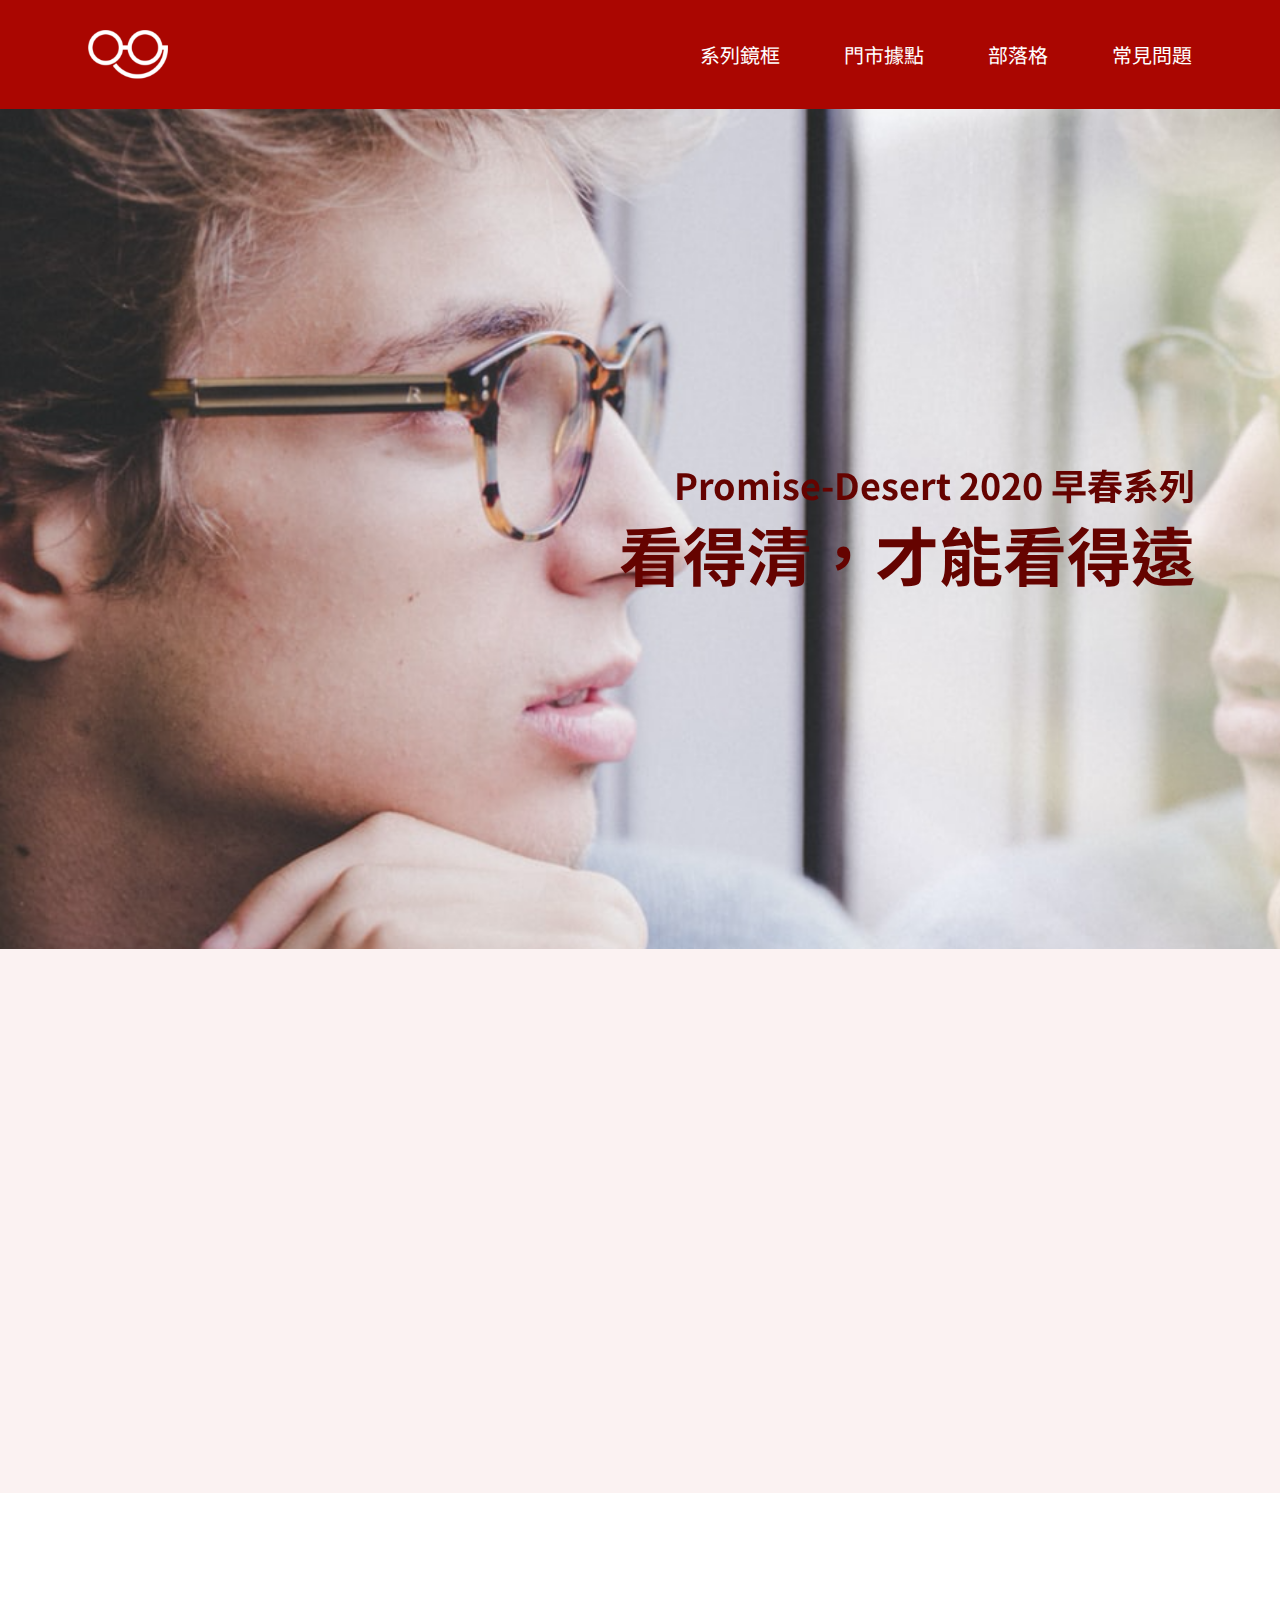
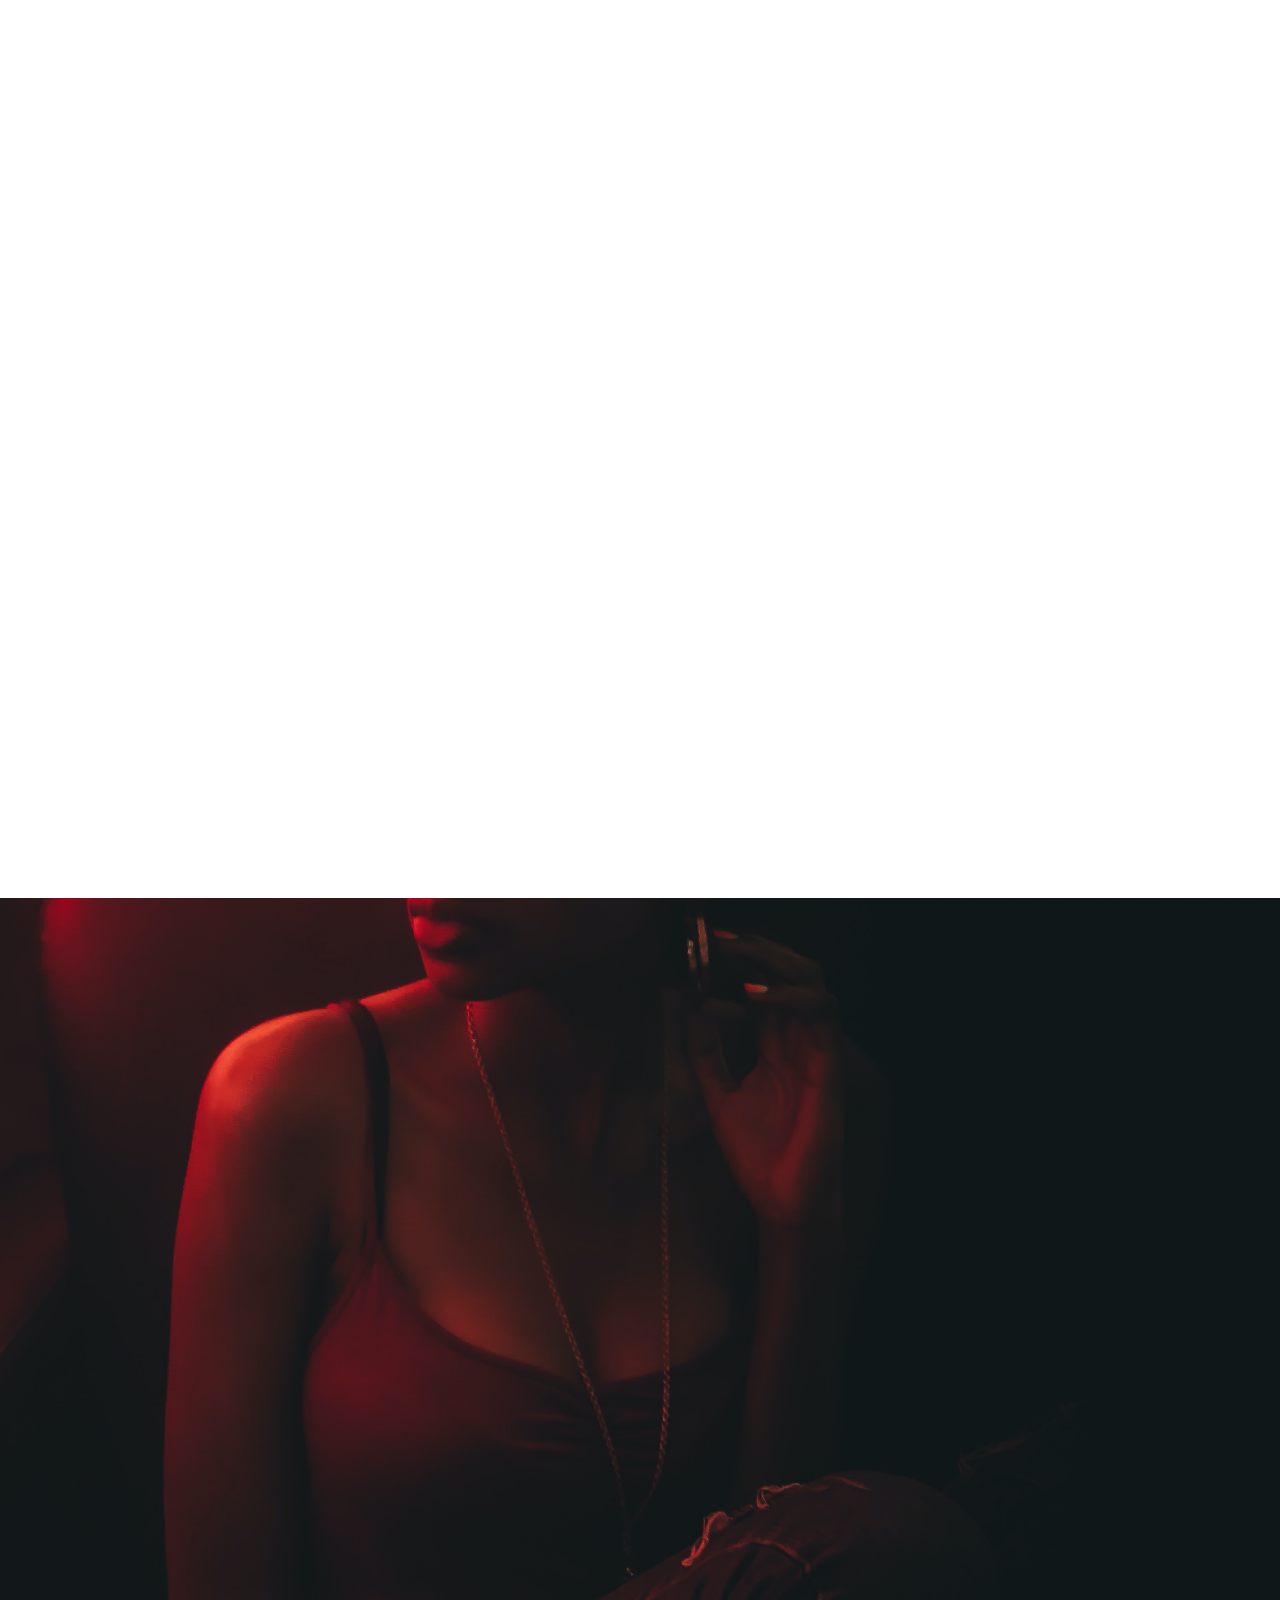
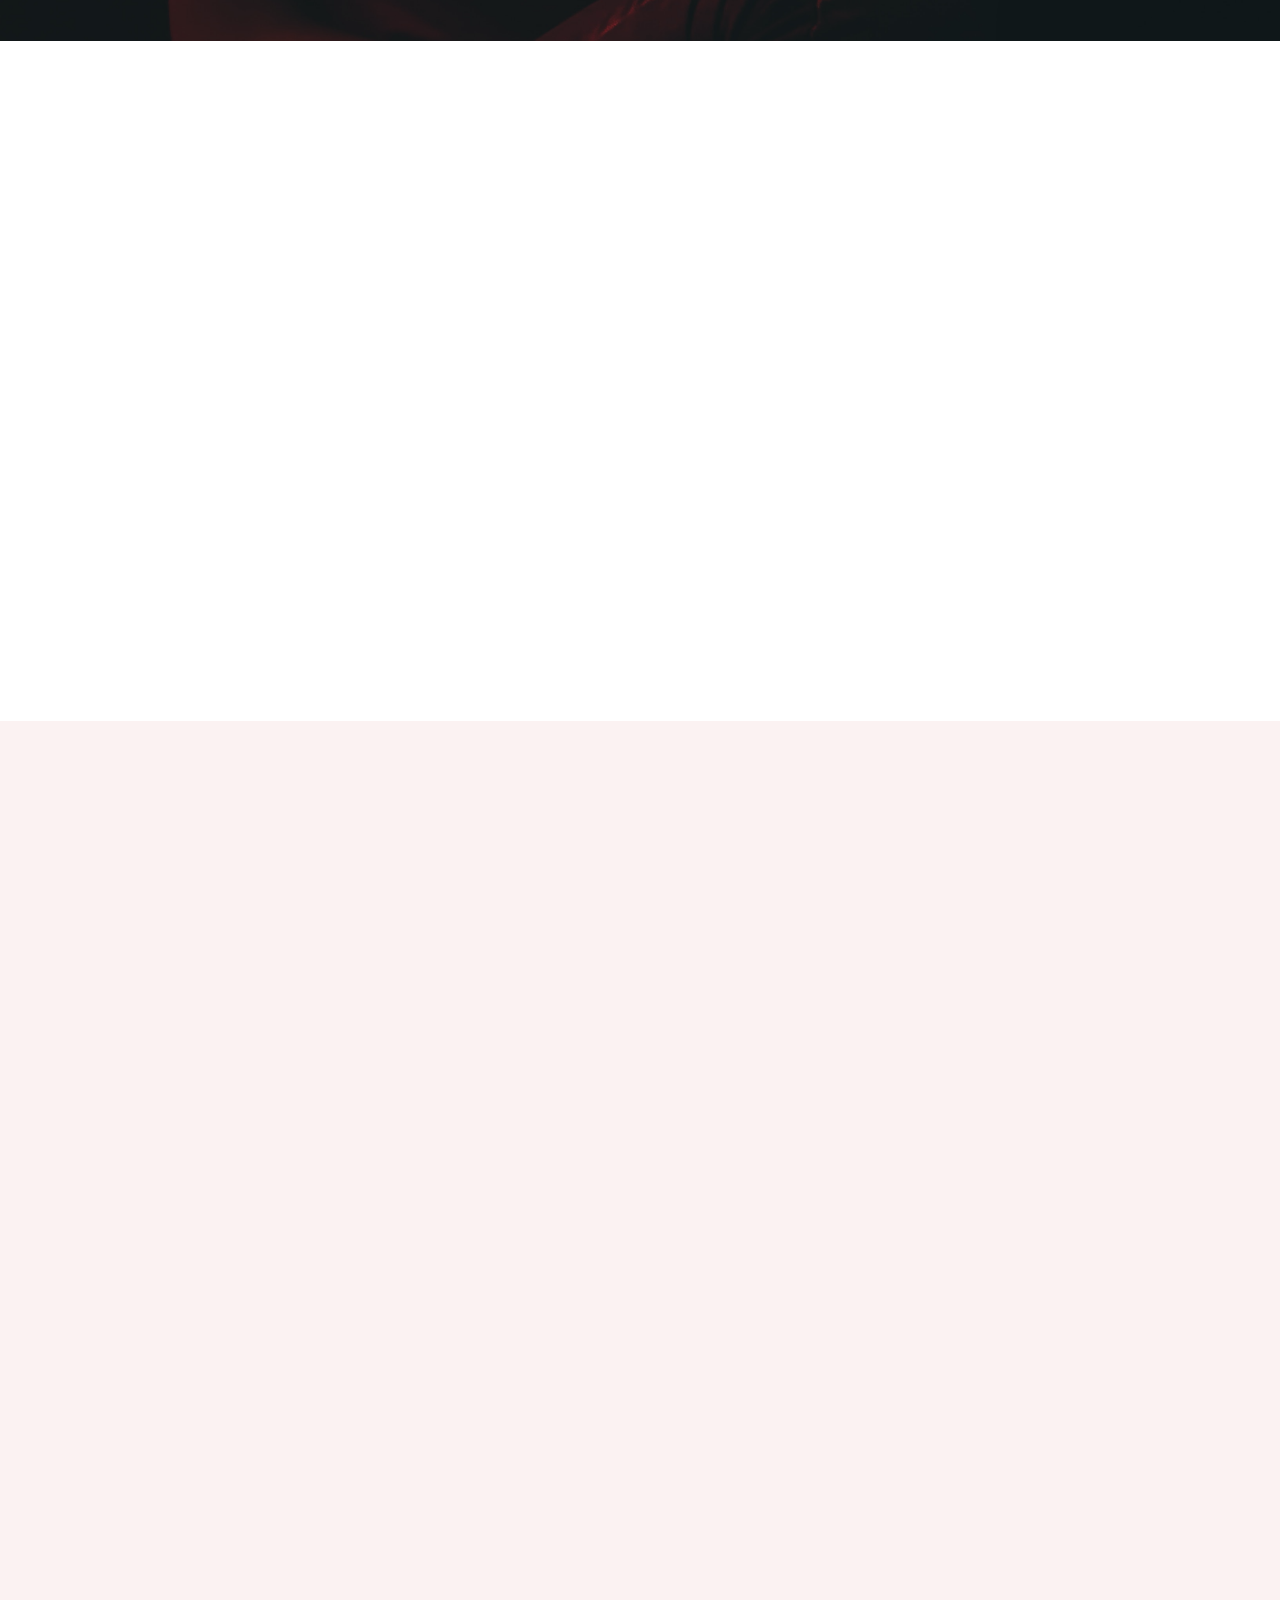
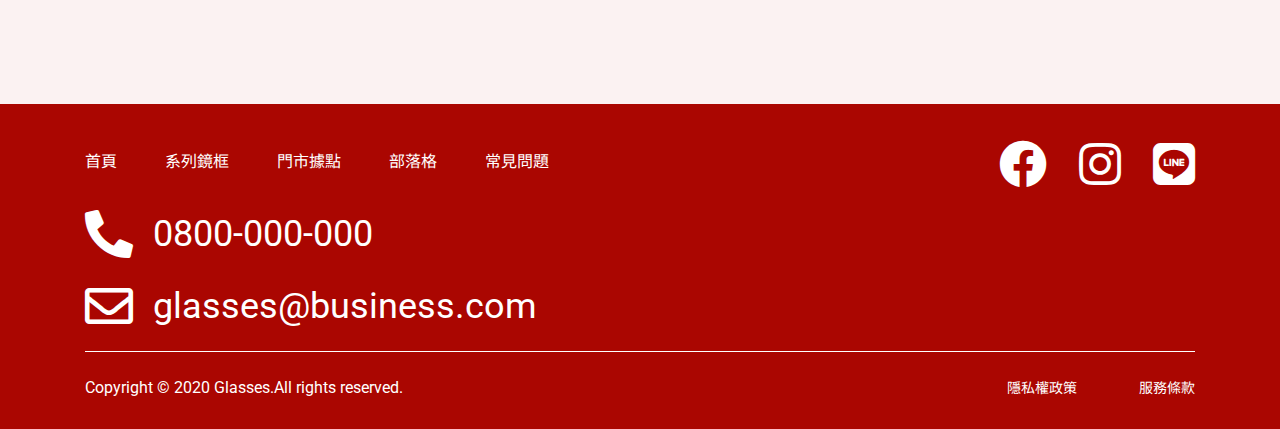
<file: htdocs/index.html>
<!DOCTYPE html>
<html lang="zh-TW">
  <head>
    <meta charset="utf-8">
    <link rel="canonical" href="https://overactive1988.github.io/HexSchool_webslicinglesson2020/week03/">
    <meta content="IE=edge,chrome=1" http-equiv="X-UA-Compatible">
    <meta name="viewport" content="width=device-width">
    <title>第七週 - 滾動視差網站 TOP | leolee</title>
    <meta name="keywords" content="">
    <meta name="description" content="TOP">
    <meta name="robots" content="index,follow">
    <meta name="format-detection" content="telephone=no">
    <link rel="shortcut icon" href="./favicon.ico"><link href="https://fonts.googleapis.com/css2?family=Noto+Sans&family=Noto+Sans+TC:wght@400;500;700&family=Roboto:ital,wght@0,400;0,500;0,700;1,900&display=swap" rel="stylesheet">
    <!--font awesome-->
    <link rel="stylesheet" href="https://cdnjs.cloudflare.com/ajax/libs/font-awesome/5.14.0/css/all.min.css">
    <link rel="stylesheet" href="./assets/css/common.min.css">
  </head>
  <body>
    <header class="header bg-primary">
      <div class="logo"><a href="./"><img src="./assets/images/logo.png" alt="logo"></a></div>
      <nav class="header__menu">
        <ul class="header__link">
          <li><a href="./product-sunglasses">系列鏡框</a></li>
          <li><a href="./location">門市據點</a></li>
          <li><a href="./blog">部落格</a></li>
          <li><a href="./faq">常見問題</a></li>
        </ul>
      </nav>
    </header>
    <main class="top">
      <div class="mv">
        <div class="container mv__wrap">
          <h1 class="mv__title" data-aos="zoom-out-left" data-aos-delay="200"><span>Promise-Desert 2020 早春系列</span>看得清，才能看得遠</h1>
        </div>
      </div>
      <section class="top__section profession bg-secondary">
        <div class="container">
          <h2 class="top__section__title main__color" data-aos="fade-left">用專業的心，做專業的事</h2>
          <ul class="profession__list">
            <li class="profession__item" data-aos="fade-left"><img src="./assets/images/top/icon-dollar.svg" alt="">
              <h3>單一價格</h3>
              <p>無論任何度數皆不需追加費用 即可擁有適合自己的薄型球面 鏡片。</p>
            </li>
            <li class="profession__item" data-aos="fade-left" data-aos-delay="200"><img src="./assets/images/top/icon-clock.svg" alt="">
              <h3>20 分鐘即可取件</h3>
              <p>為了您的寶貴時間著想，以豐富專業知識與技術將結帳到交 件的時間縮減至最快 20 分鐘 即可完成。</p>
            </li>
            <li class="profession__item" data-aos="fade-left" data-aos-delay="400"><img src="./assets/images/top/icon-heart.svg" alt="">
              <h3>安心售後服務</h3>
              <p>我們提供長達 120 天的保固售後服務，不限會員資格皆享有免費深層保養及專業維修服務。</p>
            </li>
            <li class="profession__item" data-aos="fade-left" data-aos-delay="600"><img src="./assets/images/top/icon-glasses.svg" alt="">
              <h3>關於鏡片</h3>
              <p>使用世界知名頂級品牌，抗UV、防汙鍍膜薄型非球面鏡片。</p>
            </li>
          </ul>
        </div>
      </section>
      <section class="top__section classic">
        <div class="container">
          <h2 class="top__section__title main__color" data-aos="fade-left">經典系列鏡框</h2>
          <ul class="classic__list">
            <li class="classic__item" data-aos="fade-left"><a href="./product-optical"><img class="classic__img" src="./assets/images/top/classic-1.png" alt="">
                <h3 class="u-en">
                  <svg class="svg__diamond" xmlns="http://www.w3.org/2000/svg" width="48" height="37.733" viewBox="0 0 48 37.733">
<path class="a" d="M48.733,19.7l.067-.067c0-.067.067-.067.067-.133a.065.065,0,0,1,.067-.067A.233.233,0,0,1,49,19.3v-.667c0-.067,0-.133-.067-.133,0-.067,0-.067-.067-.067,0-.067-.067-.067-.067-.133l-.067-.067a.065.065,0,0,0-.067-.067l-7.8-9.2a1.418,1.418,0,0,0-1-.467H10.133a1.418,1.418,0,0,0-1,.467l-7.8,9a.065.065,0,0,1-.067.067L1.2,18.1c0,.067-.067.067-.067.133a.065.065,0,0,1-.067.067A.233.233,0,0,1,1,18.433V19.1c0,.067,0,.133.067.133,0,.067,0,.067.067.067,0,.067.067.067.067.133l.067.067a.065.065,0,0,0,.067.067L24,45.833h0l.133.133.067.067h.067a.233.233,0,0,0,.133.067.065.065,0,0,1,.067.067c.067,0,.067,0,.133.067h.8c.067,0,.067,0,.133-.067A.065.065,0,0,0,25.6,46.1c.067,0,.067-.067.133-.067H25.8l.067-.067L26,45.833h0L48.667,19.567C48.667,19.7,48.733,19.7,48.733,19.7Zm-35.8.467,7.467,17.6L5.267,20.167Zm13.4,0H34.2L26.333,38.633ZM23.667,38.633,15.8,20.167h7.867Zm13.4-18.467h7.667L29.6,37.833ZM44.733,17.5H37.067l-2.733-6.333h4.933ZM34.2,17.5H26.333V11.167h5.133ZM23.667,11.167V17.5H15.8l2.733-6.333Zm-12.933,0h4.933L12.933,17.5H5.267Z" transform="translate(-1 -8.5)"/>
</svg>optical
                </h3></a></li>
            <li class="classic__item" data-aos="fade-left" data-aos-delay="100"><a href="./product-sunglasses"><img class="classic__img" src="./assets/images/top/classic-2.png" alt="">
                <h3 class="u-en">
                  <svg class="svg__sun" xmlns="http://www.w3.org/2000/svg" width="50" height="50" viewBox="0 0 50 50">
<path class="a" d="M25,38A13,13,0,1,0,12,25,13.015,13.015,0,0,0,25,38Zm0-24A11,11,0,1,1,14,25,11.013,11.013,0,0,1,25,14Z"/><rect class="a" width="2" height="7" transform="translate(24 1)"/><rect class="a" width="2" height="7" transform="translate(24 42)"/><rect class="a" width="7" height="2" transform="translate(42 24)"/><rect class="a" width="7" height="2" transform="translate(1 24)"/><rect class="a" width="7" height="2" transform="translate(36.315 12.274) rotate(-45)"/><rect class="a" width="7" height="2" transform="translate(7.321 41.265) rotate(-45)"/><rect class="a" width="2" height="7" transform="translate(36.313 37.727) rotate(-45)"/><rect class="a" width="2" height="7" transform="translate(7.322 8.736) rotate(-45)"/>
</svg>sunglasses
                </h3></a></li>
            <li class="classic__item" data-aos="fade-left" data-aos-delay="200"><a href="./product-functional"><img class="classic__img" src="./assets/images/top/classic-3.png" alt="">
                <h3 class="u-en">
                  <svg class="svg__thunder" xmlns="http://www.w3.org/2000/svg" width="35.2" height="48" viewBox="0 0 35.2 48">
<g transform="translate(-11 -9)"><g transform="translate(11 9)">
<path class="a" d="M30.413,25H38.52L19,44.52,23.732,31.4H15.48l7.36-19.2H35.32L30.413,25ZM19.145,34.6H11L20.6,9H39.8L35,21.8H46.2L11,57l8.145-22.4Z" transform="translate(-11 -9)"/></g></g>
</svg>functional
                </h3></a></li>
          </ul>
        </div>
      </section>
      <section class="top__section co-branding">
        <div class="container">
          <h2 class="top__section__title white__color" data-aos="fade-left">聯名設計鏡框</h2>
          <ul class="co-branding__list">
            <li class="co-branding__item" data-aos="fade-left"><a href="#"><span class="co-branding--img01"></span>
                <h3 class="u-en">Double A+</h3></a></li>
            <li class="co-branding__item" data-aos="fade-left" data-aos-delay="300"><a href="#"><span class="co-branding--img02"></span>
                <h3 class="u-en">YOUTH</h3></a></li>
          </ul>
        </div>
      </section>
      <section class="top__section recommend">
        <div class="container">
          <h2 class="top__section__title main__color" data-aos="fade-left">顧客推薦</h2>
          <ul class="recommend__list">
            <li class="recommend__item" data-aos="fade-left"><a href="#"><img src="./assets/images/top/rec-1.png" alt="">
                <div class="recommend__card u-en">
                  <p class="recommend__name">Jessy</p>
                  <p class="recommend__description">This is a wider card with supporting text below as a natural lead-in to additional content. This content is a little bit longer.</p>
                  <p class="recommend__posttime">Last updated 3 mins ago</p>
                </div></a></li>
            <li class="recommend__item" data-aos="fade-left" data-aos-delay="200"><a href="#"><img src="./assets/images/top/rec-2.png" alt="">
                <div class="recommend__card u-en">
                  <p class="recommend__name">Karen</p>
                  <p class="recommend__description">This is a wider card with supporting text below as a natural lead-in to additional content. This content is a little bit longer.</p>
                  <p class="recommend__posttime">Last updated 3 mins ago</p>
                </div></a></li>
            <li class="recommend__item" data-aos="fade-left" data-aos-delay="400"><a href="#"><img src="./assets/images/top/rec-3.png" alt="">
                <div class="recommend__card u-en">
                  <p class="recommend__name">Chelsea</p>
                  <p class="recommend__description">This is a wider card with supporting text below as a natural lead-in to additional content. This content is a little bit longer.</p>
                  <p class="recommend__posttime">Last updated 3 mins ago</p>
                </div></a></li>
            <li class="recommend__item" data-aos="fade-left" data-aos-delay="600"><a href="#"><img src="./assets/images/top/rec-4.png" alt="">
                <div class="recommend__card u-en">
                  <p class="recommend__name">Jane</p>
                  <p class="recommend__description">This is a wider card with supporting text below as a natural lead-in to additional content. This content is a little bit longer.</p>
                  <p class="recommend__posttime">Last updated 3 mins ago</p>
                </div></a></li>
          </ul>
        </div>
      </section>
      <section class="top__section contact bg-secondary">
        <div class="contact__container">
          <h2 class="top__section__title black__color" data-aos="fade-left">聯絡我們</h2>
          <p class="contact__subtitle" data-aos="fade-left" data-aos-delay="200">我們相當重視您的意見，若您有任何疑問，可先參考「常見問題」，若仍有任何問題，請填妥以下資料，我們會在近期與您聯繫。</p>
          <form class="contact__form" data-aos="zoom-out-left" data-aos-delay="400">
            <ul>
              <li>
                <label class="u-tc" for="name">姓名</label>
                <input class="u-tc" type="text" id="name" name="name" placeholder="陳小明">
              </li>
              <li>
                <label class="u-tc" for="tel">聯絡電話</label>
                <input class="u-en" type="tel" id="tel" name="tel" placeholder="0912-345-678">
              </li>
              <li>
                <label class="u-tc" for="e-mail">電子郵件</label>
                <input class="u-en" type="email" id="e-mail" name="e-mail" placeholder="example@email.com">
              </li>
              <li>
                <label class="u-tc" for="message">意見反應</label>
                <textarea class="u-tc" id="message" name="message" placeholder="請輸入您的意見"></textarea>
              </li>
            </ul>
            <label for="checkbox">
              <input type="checkbox" id="checkbox" name="checkbox"><span class="u-tc">我同意隱私權政策，並同意依隱私權政策中所述的方式處理自己的資料。</span>
            </label>
            <input class="u-tc" type="submit" name="submit" value="確認送出">
          </form>
        </div>
      </section>
    </main>
    <footer class="bg-primary">
      <div class="container">
        <div class="footer__header">
          <nav>
            <ul class="footer__link">
              <li><a href="./">首頁</a></li>
              <li><a href="./product-sunglasses">系列鏡框</a></li>
              <li><a href="./location">門市據點</a></li>
              <li><a href="./blog">部落格</a></li>
              <li><a href="./faq">常見問題</a></li>
            </ul>
          </nav>
          <ul class="footer__contact">
            <li><a class="u-en" href="tel:+886-800-000-000"><i class="fas fa-phone-alt"></i>0800-000-000</a></li>
            <li><a class="u-en" href="mailto:glasses@business.com"><i class="far fa-envelope"></i>glasses@business.com</a></li>
          </ul>
        </div>
        <ul class="footer__sns">
          <li><a href="https://www.facebook.com/" target="_blank"><i class="fab fa-facebook"></i></a></li>
          <li><a href="https://www.instagram.com/" target="_blank"><i class="fab fa-instagram"></i></a></li>
          <li><a href="https://line.me/" target="_blank"><i class="fab fa-line"></i></a></li>
        </ul>
        <div class="footer__others">
          <div class="copyright"><a class="footer__logo" href="../"><img src="./assets/images/logo.png" alt=""></a><small class="u-en">Copyright © 2020 Glasses.All rights reserved.</small></div>
          <ul class="policy">
            <li><a href="./privacy">隱私權政策</a></li>
            <li><a href="./terms">服務條款</a></li>
          </ul><a class="footer__logo" href="../"><img src="./assets/images/logo.png" alt=""></a>
        </div>
      </div>
    </footer>
    <link rel="stylesheet" href="https://unpkg.com/aos@next/dist/aos.css">
    <script src="https://unpkg.com/aos@next/dist/aos.js"></script>
    <script>AOS.init();</script>
  </body>
</html>
</file>
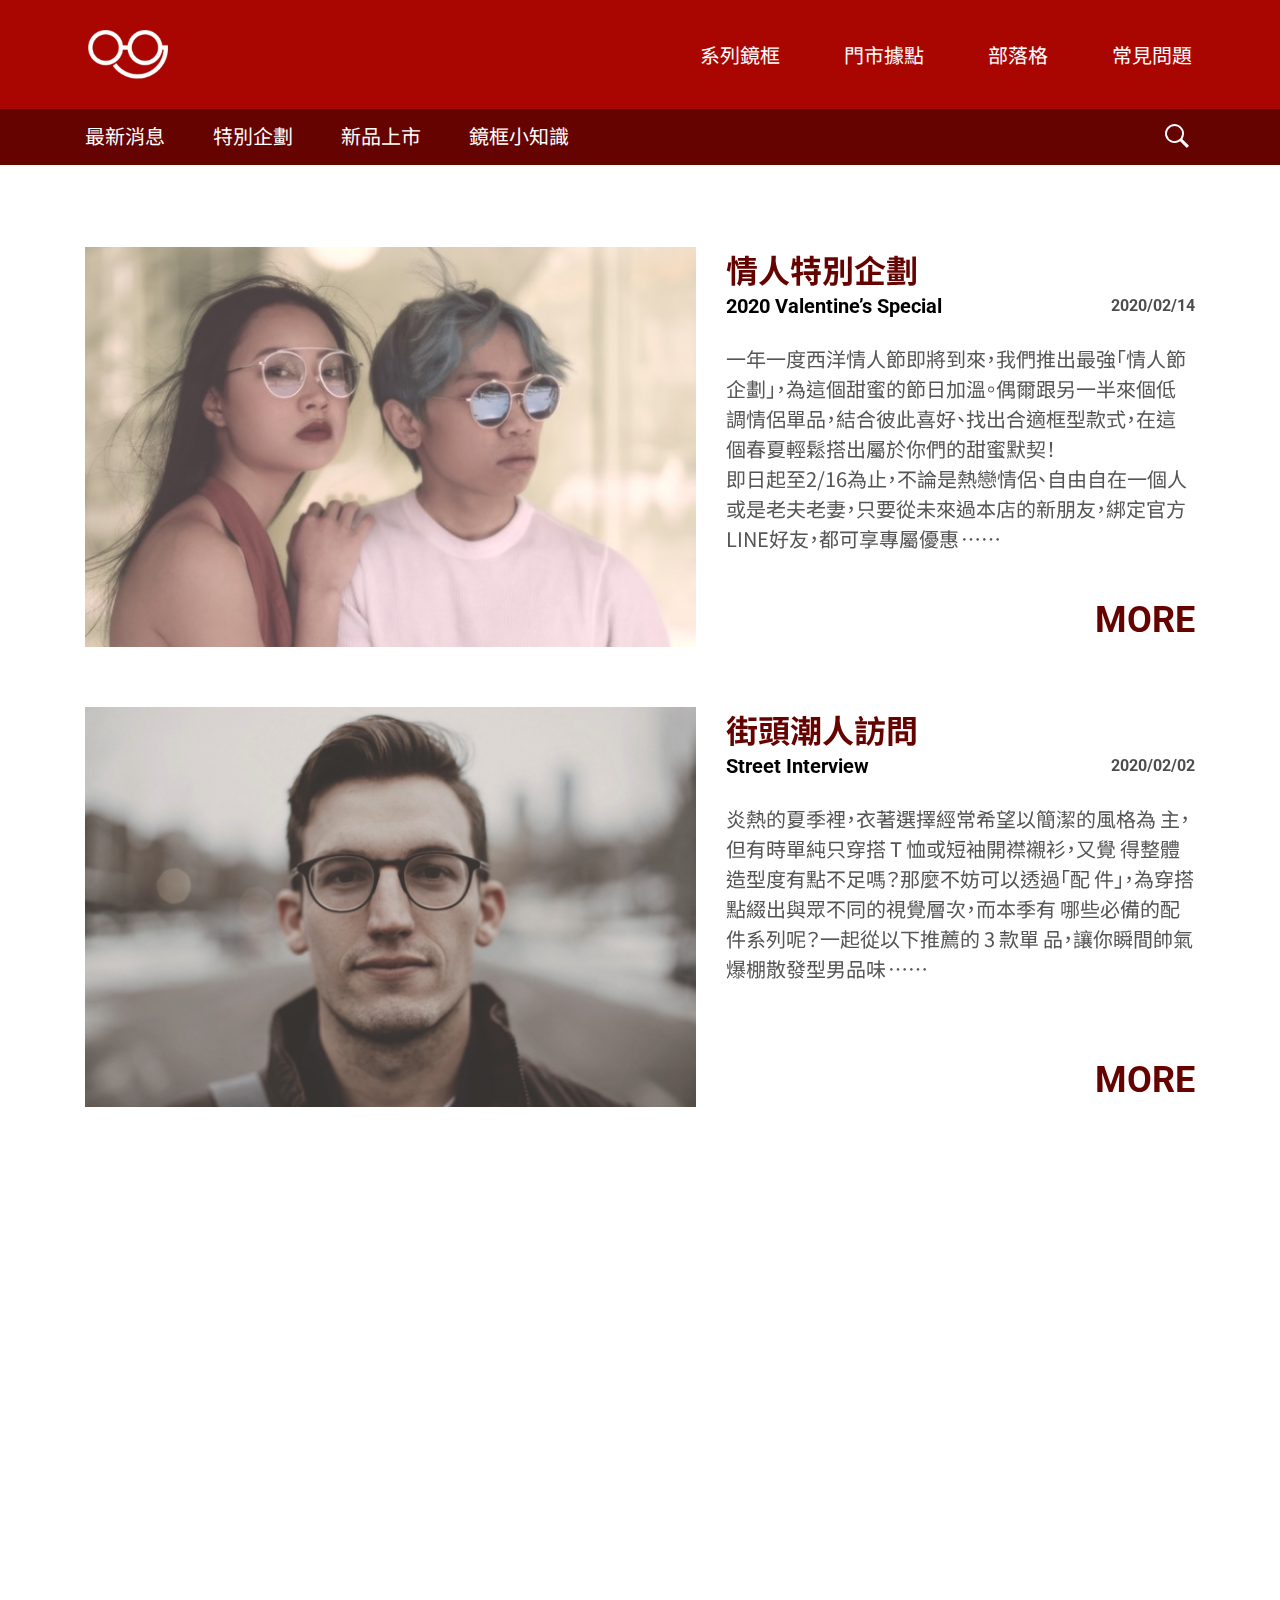
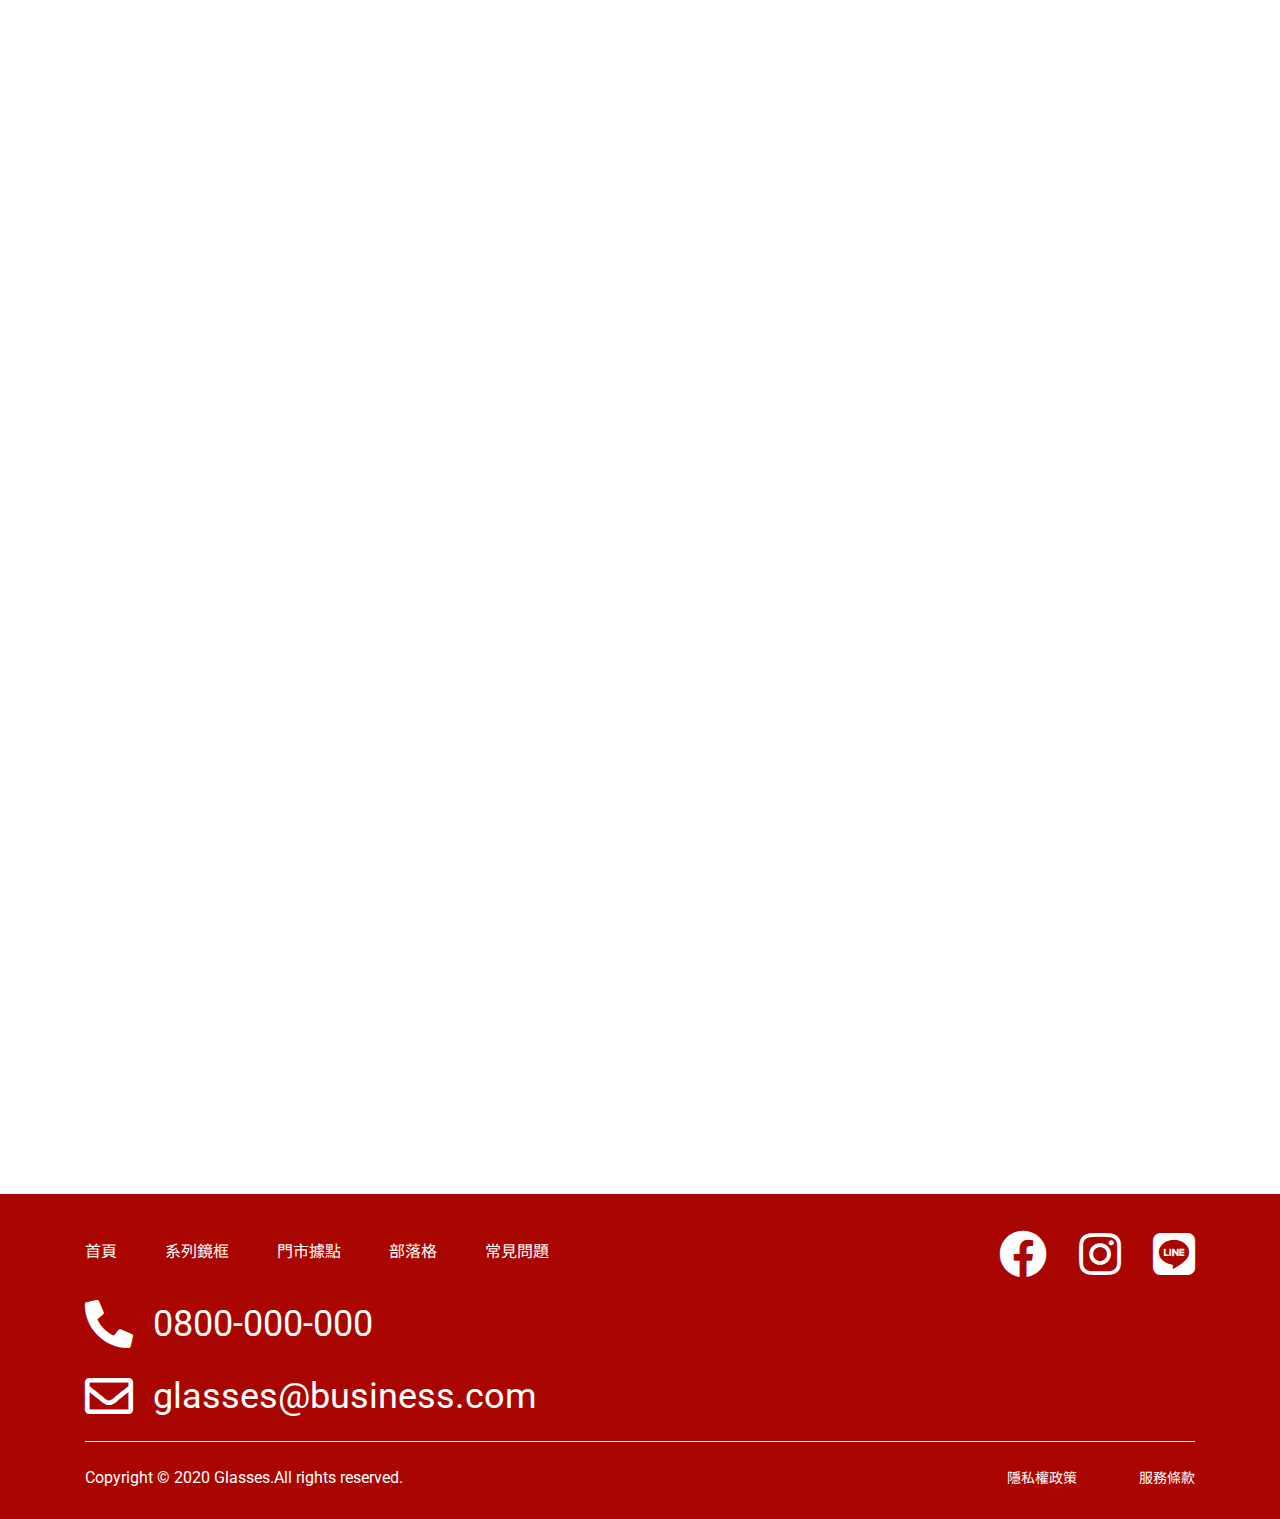
<file: htdocs/blog/index.html>
<!DOCTYPE html>
<html lang="zh-TW">
  <head>
    <meta charset="utf-8">
    <link rel="canonical" href="https://overactive1988.github.io/HexSchool_webslicinglesson2020/week03/blog">
    <meta content="IE=edge,chrome=1" http-equiv="X-UA-Compatible">
    <meta name="viewport" content="width=device-width">
    <title>第七週 - 滾動視差網站 Blog | leolee</title>
    <meta name="keywords" content="">
    <meta name="description" content="Blog">
    <meta name="robots" content="index,follow">
    <meta name="format-detection" content="telephone=no">
    <link rel="shortcut icon" href="../favicon.ico"><link href="https://fonts.googleapis.com/css2?family=Noto+Sans&family=Noto+Sans+TC:wght@400;500;700&family=Roboto:ital,wght@0,400;0,500;0,700;1,900&display=swap" rel="stylesheet">
    <!--font awesome-->
    <link rel="stylesheet" href="https://cdnjs.cloudflare.com/ajax/libs/font-awesome/5.14.0/css/all.min.css">
    
    
    <link rel="stylesheet" href="../assets/css/common.min.css">
  </head>
  <body>
    <header class="header bg-primary">
      <div class="logo"><a href="../"><img src="../assets/images/logo.png" alt="logo"></a></div>
      <nav class="header__menu">
        <ul class="header__link">
          <li><a href="../product-sunglasses">系列鏡框</a></li>
          <li><a href="../location">門市據點</a></li>
          <li><a href="../blog">部落格</a></li>
          <li><a href="../faq">常見問題</a></li>
        </ul>
      </nav>
    </header>
    <main class="blog">
      <div class="blog__header">
        <nav class="container">
          <h1 class="blog__title">部落格主頁</h1>
          <ul class="blog__nav">
            <li><a href="#">最新消息</a></li>
            <li><a href="#">特別企劃</a></li>
            <li><a href="#">新品上市</a></li>
            <li><a href="#">鏡框小知識</a></li>
          </ul>
          <div class="blog__search">
            <input type="text">
            <button><span><img src="../assets/images/blog/icon-search.svg" alt=""></span></button>
          </div>
        </nav>
      </div>
      <section class="blog">
        <div class="container">
          <div class="blog__wrap">
            <ul class="blog__list">
              <li class="blog__item" data-aos="fade-up"><a href="./example01/">
                  <div class="blog__img blog__img--01"></div>
                  <div class="blog__card">
                    <div class="blog__card__title">
                      <h2>情人特別企劃<span class="u-en">2020 Valentine’s Special<br> 
                          <time>2020/02/14</time></span></h2>
                    </div>
                    <div class="blog__card__body">
                      <p>一年一度西洋情人節即將到來，我們推出最強「情人節企劃」，為這個甜蜜的節日加溫。偶爾跟另一半來個低調情侶單品，結合彼此喜好、找出合適框型款式，在這個春夏輕鬆搭出屬於你們的甜蜜默契！<br>即日起至2/16為止，不論是熱戀情侶、自由自在一個人或是老夫老妻，只要從未來過本店的新朋友，綁定官方LINE好友，都可享專屬優惠</p>
                    </div>
                  </div></a></li>
              <li class="blog__item" data-aos="fade-up" data-aos-delay="200"><a href="./example01/">
                  <div class="blog__img blog__img--02"></div>
                  <div class="blog__card">
                    <div class="blog__card__title">
                      <h2>街頭潮人訪問<span class="u-en">Street Interview<br> 
                          <time>2020/02/02</time></span></h2>
                    </div>
                    <div class="blog__card__body">
                      <p>炎熱的夏季裡，衣著選擇經常希望以簡潔的風格為 主，但有時單純只穿搭 T 恤或短袖開襟襯衫，又覺 得整體造型度有點不足嗎？那麼不妨可以透過「配 件」，為穿搭點綴出與眾不同的視覺層次，而本季有 哪些必備的配件系列呢？一起從以下推薦的 3 款單 品，讓你瞬間帥氣爆棚散發型男品味</p>
                    </div>
                  </div></a></li>
              <li class="blog__item" data-aos="fade-up" data-aos-offset="300"><a href="./example01/">
                  <div class="blog__img blog__img--03"></div>
                  <div class="blog__card">
                    <div class="blog__card__title">
                      <h2>春季新品上市<span class="u-en">New Selection 
                          <time>2020/02/02</time></span></h2>
                    </div>
                    <div class="blog__card__body">
                      <p>2020 年春季的光學眼鏡跳脫前幾季流行的復古框型，比起圓框與小方框等文青風格，偏向個性款式的眉框眼鏡成為這一季的耀眼之星。除了經典款式如黑色眉框落在長方形鏡面上，眉宇之間露出專業莊重的特殊氣質，包覆在圓形鏡框上的貓眼型眉框則是強調出特殊設計感，俐落時髦的造型搭配一件簡單的白襯衫就相當有型，是喜愛時尚質感人士絕不能錯過的必備款式</p>
                    </div>
                  </div></a></li>
              <li class="blog__item" data-aos="fade-up" data-aos-offset="300"><a href="./example01/">
                  <div class="blog__img blog__img--04"></div>
                  <div class="blog__card">
                    <div class="blog__card__title">
                      <h2>設計師獨享鏡框優惠<span class="u-en">Sales for Designer<br> 
                          <time>2020/01/18</time></span></h2>
                    </div>
                    <div class="blog__card__body">
                      <p>2020 年春季的光學眼鏡跳脫前幾季流行的復古框型，比起圓框與小方框等文青風格，偏向個性款式的眉框眼鏡成為這一季的耀眼之星。除了經典款式如黑色眉框落在長方形鏡面上，眉宇之間露出專業莊重的特殊氣質，包覆在圓形鏡框上的貓眼型眉框則是強調出特殊設計感，俐落時髦的造型搭配一件簡單的白襯衫就相當有型，是喜愛時尚質感人士絕不能錯過的必備款式</p>
                    </div>
                  </div></a></li>
              <li class="blog__item" data-aos="fade-up" data-aos-offset="300"><a href="./example01/">
                  <div class="blog__img blog__img--05"></div>
                  <div class="blog__card">
                    <div class="blog__card__title">
                      <h2>抵抗夏日大作戰<span class="u-en">Summer Specia<br> 
                          <time>2019/08/07</time></span></h2>
                    </div>
                    <div class="blog__card__body">
                      <p>2020 年春季的光學眼鏡跳脫前幾季流行的復古框型，比起圓框與小方框等文青風格，偏向個性款式的眉框眼鏡成為這一季的耀眼之星。除了經典款式如黑色眉框落在長方形鏡面上，眉宇之間露出專業莊重的特殊氣質，包覆在圓形鏡框上的貓眼型眉框則是強調出特殊設計感，俐落時髦的造型搭配一件簡單的白襯衫就相當有型，是喜愛時尚質感人士絕不能錯過的必備款式</p>
                    </div>
                  </div></a></li>
            </ul>
            <ul class="pagenation u-en" data-aos="fade-in" data-aos-offset="300">
              <li class="prev u-tc"><a href="#">上一頁</a></li>
              <li><a href="#">1</a></li>
              <li class="selected"><span>2</span></li>
              <li><a href="#">3</a></li>
              <li><a href="#">4</a></li>
              <li><a href="#">5</a></li>
              <li class="next u-tc"><a href="#">下一頁</a></li>
            </ul>
          </div>
        </div>
      </section>
    </main>
    <footer class="bg-primary">
      <div class="container">
        <div class="footer__header">
          <nav>
            <ul class="footer__link">
              <li><a href="../">首頁</a></li>
              <li><a href="../product-sunglasses">系列鏡框</a></li>
              <li><a href="../location">門市據點</a></li>
              <li><a href="../blog">部落格</a></li>
              <li><a href="../faq">常見問題</a></li>
            </ul>
          </nav>
          <ul class="footer__contact">
            <li><a class="u-en" href="tel:+886-800-000-000"><i class="fas fa-phone-alt"></i>0800-000-000</a></li>
            <li><a class="u-en" href="mailto:glasses@business.com"><i class="far fa-envelope"></i>glasses@business.com</a></li>
          </ul>
        </div>
        <ul class="footer__sns">
          <li><a href="https://www.facebook.com/" target="_blank"><i class="fab fa-facebook"></i></a></li>
          <li><a href="https://www.instagram.com/" target="_blank"><i class="fab fa-instagram"></i></a></li>
          <li><a href="https://line.me/" target="_blank"><i class="fab fa-line"></i></a></li>
        </ul>
        <div class="footer__others">
          <div class="copyright"><a class="footer__logo" href="../"><img src="../assets/images/logo.png" alt=""></a><small class="u-en">Copyright © 2020 Glasses.All rights reserved.</small></div>
          <ul class="policy">
            <li><a href="../privacy">隱私權政策</a></li>
            <li><a href="../terms">服務條款</a></li>
          </ul><a class="footer__logo" href="../"><img src="../assets/images/logo.png" alt=""></a>
        </div>
      </div>
    </footer>
    <link rel="stylesheet" href="https://unpkg.com/aos@next/dist/aos.css">
    <script src="https://unpkg.com/aos@next/dist/aos.js"></script>
    <script>AOS.init();</script>
  </body>
</html>
</file>
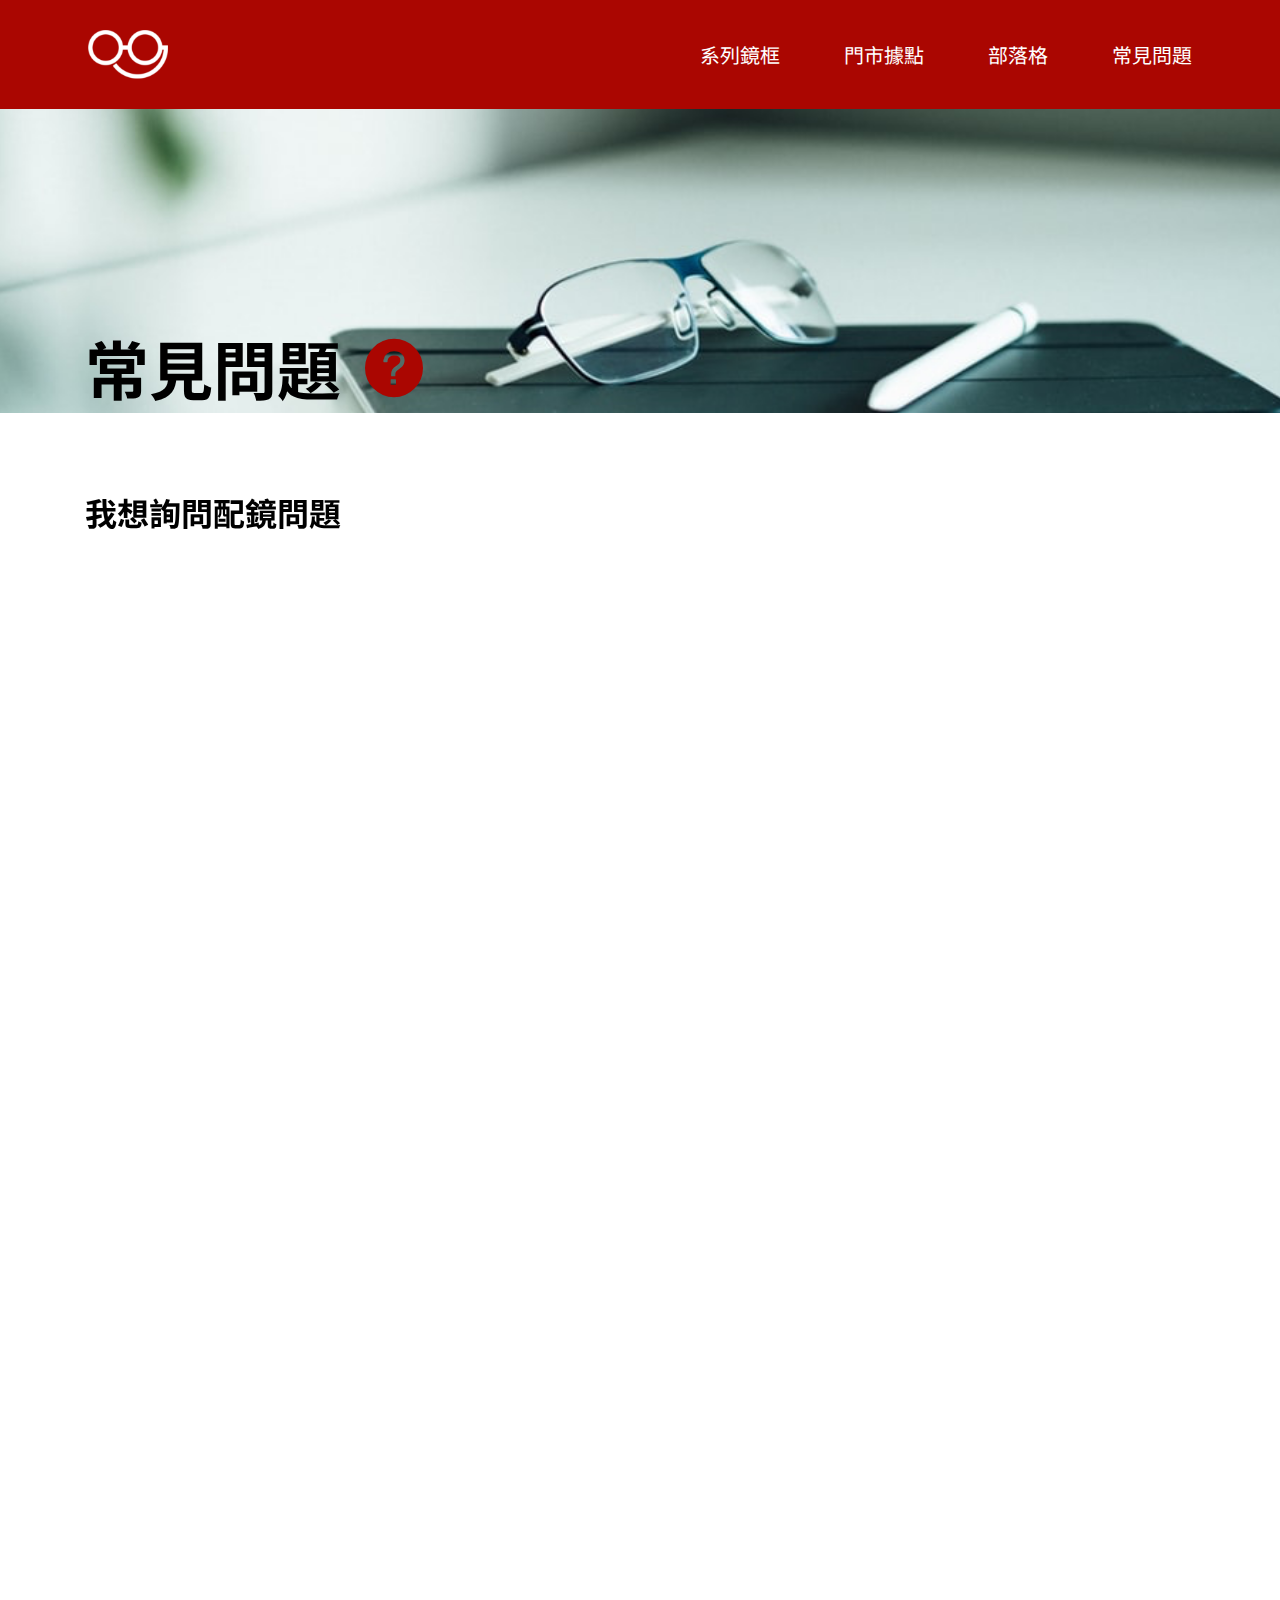
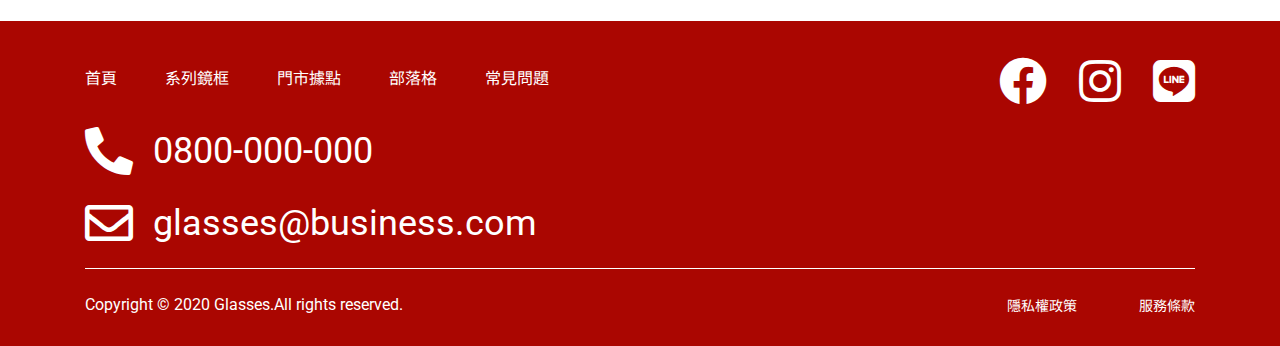
<file: htdocs/faq/index.html>
<!DOCTYPE html>
<html lang="zh-TW">
  <head>
    <meta charset="utf-8">
    <link rel="canonical" href="https://overactive1988.github.io/HexSchool_webslicinglesson2020/week03/faq">
    <meta content="IE=edge,chrome=1" http-equiv="X-UA-Compatible">
    <meta name="viewport" content="width=device-width">
    <title>第七週 - 滾動視差網站 FAQ | leolee</title>
    <meta name="keywords" content="">
    <meta name="description" content="FAQ">
    <meta name="robots" content="index,follow">
    <meta name="format-detection" content="telephone=no">
    <link rel="shortcut icon" href="../favicon.ico"><link href="https://fonts.googleapis.com/css2?family=Noto+Sans&family=Noto+Sans+TC:wght@400;500;700&family=Roboto:ital,wght@0,400;0,500;0,700;1,900&display=swap" rel="stylesheet">
    <!--font awesome-->
    <link rel="stylesheet" href="https://cdnjs.cloudflare.com/ajax/libs/font-awesome/5.14.0/css/all.min.css">
    
    
    <link rel="stylesheet" href="../assets/css/common.min.css">
  </head>
  <body>
    <header class="header bg-primary">
      <div class="logo"><a href="../"><img src="../assets/images/logo.png" alt="logo"></a></div>
      <nav class="header__menu">
        <ul class="header__link">
          <li><a href="../product-sunglasses">系列鏡框</a></li>
          <li><a href="../location">門市據點</a></li>
          <li><a href="../blog">部落格</a></li>
          <li><a href="../faq">常見問題</a></li>
        </ul>
      </nav>
    </header>
    <main class="faq">
      <div class="topbanner__mv">
        <div class="container">
          <div class="topbanner__title" data-aos="fade-in">
            <h1>常見問題<img class="qa--icon" src="../assets/images/faq/icon-help.svg" alt=""></h1>
          </div>
        </div>
      </div>
      <section class="faq__main">
        <div class="container">
          <h2 class="faq__section__title black__color" data-aos="fade-up" data-aos-delay="200">我想詢問配鏡問題</h2>
          <div class="qa">
            <dl>
              <dt data-aos="fade-up" data-aos-offset="500">Q1.請問可否自備鏡框單配鏡片？</dt>
              <dd data-aos="fade-up" data-aos-delay="200" data-aos-offset="500">A1.我牌鏡框搭配薄型非球面鏡片1480元，搭配功能型鏡片則依鏡片種類加價購買。<br>當日購買JINS盒裝眼鏡，搭配薄型非球面鏡片980元(隔日後則為1480元)，搭配功能型鏡片則依鏡片種類加價購買。<br>他牌鏡框，搭配薄型非球面鏡片1980元，搭配功能型鏡片則依鏡片種類加價購買。</dd>
            </dl>
            <dl>
              <dt data-aos="fade-up" data-aos-offset="500">Q2.眼鏡都可以20分鐘取件嗎？</dt>
              <dd data-aos="fade-up" data-aos-delay="200" data-aos-offset="500">A1.我牌鏡框搭配薄型非球面鏡片1480元，搭配功能型鏡片則依鏡片種類加價購買。<br>當日購買JINS盒裝眼鏡，搭配薄型非球面鏡片980元(隔日後則為1480元)，搭配功能型鏡片則依鏡片種類加價購買。<br>他牌鏡框，搭配薄型非球面鏡片1980元，搭配功能型鏡片則依鏡片種類加價購買。</dd>
            </dl>
            <dl>
              <dt data-aos="fade-up" data-aos-offset="500">Q3.散光鏡片需要額外加價嗎？</dt>
              <dd data-aos="fade-up" data-aos-delay="200" data-aos-offset="500">A1.我牌鏡框搭配薄型非球面鏡片1480元，搭配功能型鏡片則依鏡片種類加價購買。<br>當日購買JINS盒裝眼鏡，搭配薄型非球面鏡片980元(隔日後則為1480元)，搭配功能型鏡片則依鏡片種類加價購買。<br>他牌鏡框，搭配薄型非球面鏡片1980元，搭配功能型鏡片則依鏡片種類加價購買。</dd>
            </dl>
            <dl>
              <dt data-aos="fade-up" data-aos-offset="500">Q4.我可以使用舊眼鏡的度數配鏡片嗎？</dt>
              <dd data-aos="fade-up" data-aos-delay="200" data-aos-offset="500">A1.我牌鏡框搭配薄型非球面鏡片1480元，搭配功能型鏡片則依鏡片種類加價購買。<br>當日購買JINS盒裝眼鏡，搭配薄型非球面鏡片980元(隔日後則為1480元)，搭配功能型鏡片則依鏡片種類加價購買。<br>他牌鏡框，搭配薄型非球面鏡片1980元，搭配功能型鏡片則依鏡片種類加價購買。</dd>
            </dl>
            <dl>
              <dt data-aos="fade-up" data-aos-offset="500">Q5.請問可以單購買鏡框嗎？</dt>
              <dd data-aos="fade-up" data-aos-delay="200" data-aos-offset="500">A1.我牌鏡框搭配薄型非球面鏡片1480元，搭配功能型鏡片則依鏡片種類加價購買。<br>當日購買JINS盒裝眼鏡，搭配薄型非球面鏡片980元(隔日後則為1480元)，搭配功能型鏡片則依鏡片種類加價購買。<br>他牌鏡框，搭配薄型非球面鏡片1980元，搭配功能型鏡片則依鏡片種類加價購買。</dd>
            </dl>
          </div>
        </div>
      </section>
    </main>
    <footer class="bg-primary">
      <div class="container">
        <div class="footer__header">
          <nav>
            <ul class="footer__link">
              <li><a href="../">首頁</a></li>
              <li><a href="../product-sunglasses">系列鏡框</a></li>
              <li><a href="../location">門市據點</a></li>
              <li><a href="../blog">部落格</a></li>
              <li><a href="../faq">常見問題</a></li>
            </ul>
          </nav>
          <ul class="footer__contact">
            <li><a class="u-en" href="tel:+886-800-000-000"><i class="fas fa-phone-alt"></i>0800-000-000</a></li>
            <li><a class="u-en" href="mailto:glasses@business.com"><i class="far fa-envelope"></i>glasses@business.com</a></li>
          </ul>
        </div>
        <ul class="footer__sns">
          <li><a href="https://www.facebook.com/" target="_blank"><i class="fab fa-facebook"></i></a></li>
          <li><a href="https://www.instagram.com/" target="_blank"><i class="fab fa-instagram"></i></a></li>
          <li><a href="https://line.me/" target="_blank"><i class="fab fa-line"></i></a></li>
        </ul>
        <div class="footer__others">
          <div class="copyright"><a class="footer__logo" href="../"><img src="../assets/images/logo.png" alt=""></a><small class="u-en">Copyright © 2020 Glasses.All rights reserved.</small></div>
          <ul class="policy">
            <li><a href="../privacy">隱私權政策</a></li>
            <li><a href="../terms">服務條款</a></li>
          </ul><a class="footer__logo" href="../"><img src="../assets/images/logo.png" alt=""></a>
        </div>
      </div>
    </footer>
    <link rel="stylesheet" href="https://unpkg.com/aos@next/dist/aos.css">
    <script src="https://unpkg.com/aos@next/dist/aos.js"></script>
    <script>AOS.init();</script>
  </body>
</html>
</file>
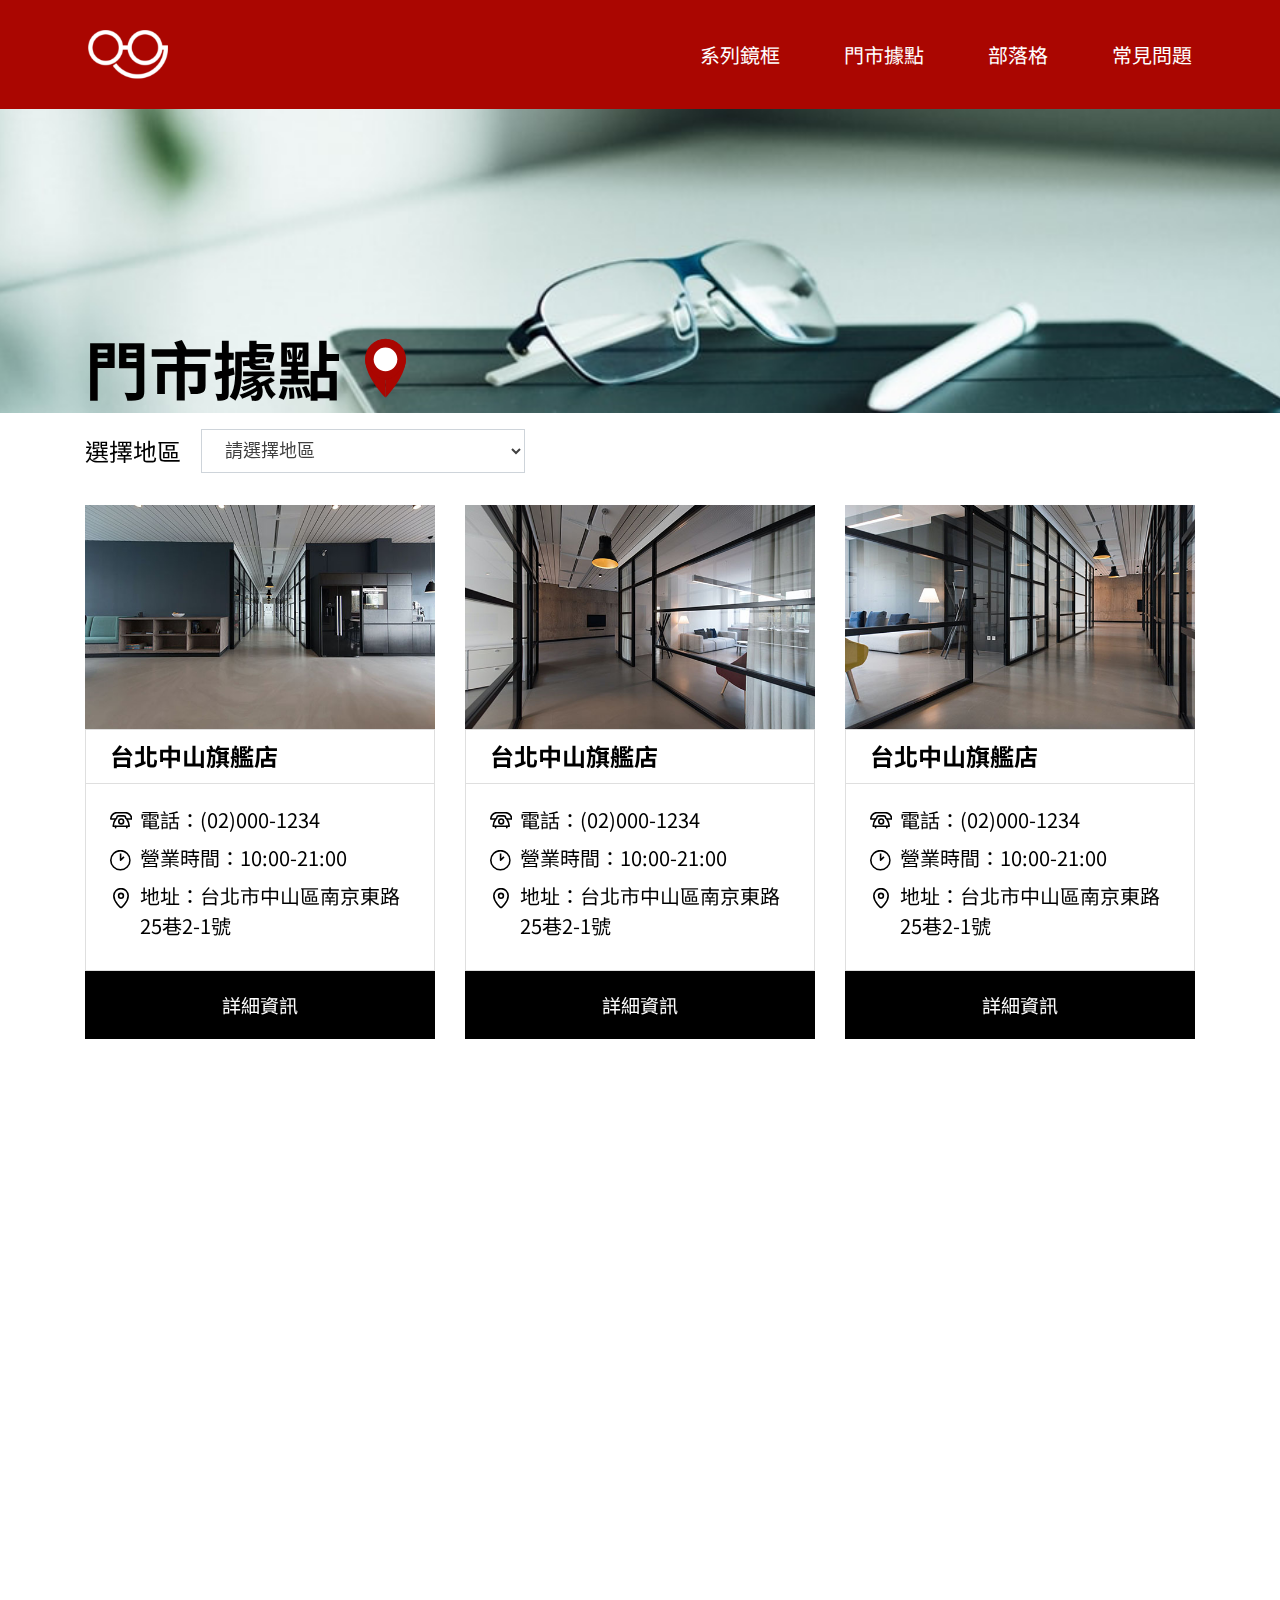
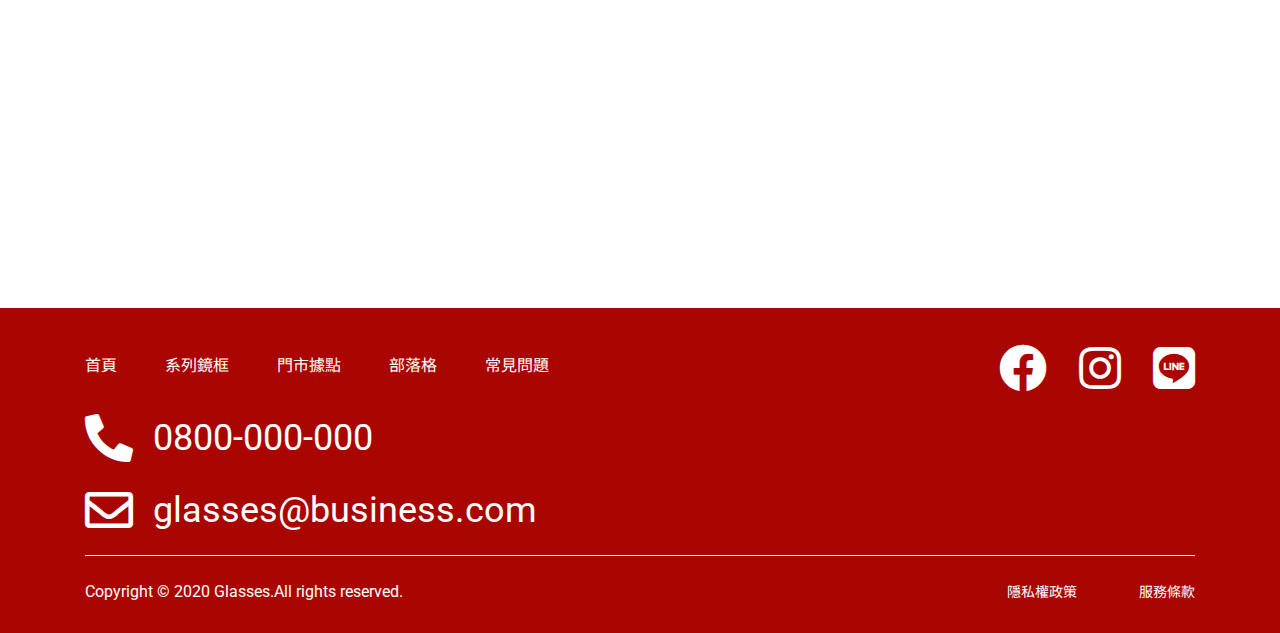
<file: htdocs/location/index.html>
<!DOCTYPE html>
<html lang="zh-TW">
  <head>
    <meta charset="utf-8">
    <link rel="canonical" href="https://overactive1988.github.io/HexSchool_webslicinglesson2020/week03/location">
    <meta content="IE=edge,chrome=1" http-equiv="X-UA-Compatible">
    <meta name="viewport" content="width=device-width">
    <title>第七週 - 滾動視差網站 Location | leolee</title>
    <meta name="keywords" content="">
    <meta name="description" content="Location">
    <meta name="robots" content="index,follow">
    <meta name="format-detection" content="telephone=no">
    <link rel="shortcut icon" href="../favicon.ico"><link href="https://fonts.googleapis.com/css2?family=Noto+Sans&family=Noto+Sans+TC:wght@400;500;700&family=Roboto:ital,wght@0,400;0,500;0,700;1,900&display=swap" rel="stylesheet">
    <!--font awesome-->
    <link rel="stylesheet" href="https://cdnjs.cloudflare.com/ajax/libs/font-awesome/5.14.0/css/all.min.css">
    
    
    <link rel="stylesheet" href="../assets/css/common.min.css">
  </head>
  <body>
    <header class="header bg-primary">
      <div class="logo"><a href="../"><img src="../assets/images/logo.png" alt="logo"></a></div>
      <nav class="header__menu">
        <ul class="header__link">
          <li><a href="../product-sunglasses">系列鏡框</a></li>
          <li><a href="../location">門市據點</a></li>
          <li><a href="../blog">部落格</a></li>
          <li><a href="../faq">常見問題</a></li>
        </ul>
      </nav>
    </header>
    <main class="location">
      <div class="topbanner__mv">
        <div class="container">
          <div class="topbanner__title" data-aos="fade-in">
            <h1>門市據點<img src="../assets/images/location/icon-location.svg" alt=""></h1>
          </div>
        </div>
      </div>
      <div class="container">
        <div class="location__select" data-aos="fade-left" data-aos-delay="200"><span>選擇地區</span>
          <select id="zone" name="zone">
            <option value="" disabled selected>請選擇地區</option>
            <option value="台北市">台北市</option>
            <option value="新北市">新北市</option>
            <option value="新竹市">新竹市</option>
            <option value="高雄市">高雄市</option>
          </select>
        </div>
      </div>
      <section class="location__main" id="taipei">
        <div class="container">
          <ul class="location__main__list">
            <li class="location__main__item" data-aos="fade-left" data-aos-delay="400"><span class="location__img locate01"></span>
              <div class="location__card">
                <h2>台北中山旗艦店</h2>
                <div class="card__detail">
                  <p class="tel--icon">電話：(02)000-1234</p>
                  <p class="time--icon">營業時間：10:00-21:00</p>
                  <p class="nav--icon">地址：台北市中山區南京東路25巷2-1號</p>
                </div>
              </div>
              <div class="detail__btn"><a href="./example01">詳細資訊</a></div>
            </li>
            <li class="location__main__item" data-aos="fade-left" data-aos-delay="500"><span class="location__img locate02"></span>
              <div class="location__card">
                <h2>台北中山旗艦店</h2>
                <div class="card__detail">
                  <p class="tel--icon">電話：(02)000-1234</p>
                  <p class="time--icon">營業時間：10:00-21:00</p>
                  <p class="nav--icon">地址：台北市中山區南京東路25巷2-1號</p>
                </div>
              </div>
              <div class="detail__btn"><a href="./example01">詳細資訊</a></div>
            </li>
            <li class="location__main__item" data-aos="fade-left" data-aos-delay="600"><span class="location__img locate03"></span>
              <div class="location__card">
                <h2>台北中山旗艦店</h2>
                <div class="card__detail">
                  <p class="tel--icon">電話：(02)000-1234</p>
                  <p class="time--icon">營業時間：10:00-21:00</p>
                  <p class="nav--icon">地址：台北市中山區南京東路25巷2-1號</p>
                </div>
              </div>
              <div class="detail__btn"><a href="./example01">詳細資訊</a></div>
            </li>
            <li class="location__main__item" data-aos="fade-left" data-aos-delay="700"><span class="location__img locate04"></span>
              <div class="location__card">
                <h2>台北中山旗艦店</h2>
                <div class="card__detail">
                  <p class="tel--icon">電話：(02)000-1234</p>
                  <p class="time--icon">營業時間：10:00-21:00</p>
                  <p class="nav--icon">地址：台北市中山區南京東路25巷2-1號</p>
                </div>
              </div>
              <div class="detail__btn"><a href="./example01">詳細資訊</a></div>
            </li>
            <li class="location__main__item" data-aos="fade-left" data-aos-delay="800"><span class="location__img locate05"></span>
              <div class="location__card">
                <h2>台北中山旗艦店</h2>
                <div class="card__detail">
                  <p class="tel--icon">電話：(02)000-1234</p>
                  <p class="time--icon">營業時間：10:00-21:00</p>
                  <p class="nav--icon">地址：台北市中山區南京東路25巷2-1號</p>
                </div>
              </div>
              <div class="detail__btn"><a href="./example01">詳細資訊</a></div>
            </li>
          </ul>
        </div>
      </section>
    </main>
    <footer class="bg-primary">
      <div class="container">
        <div class="footer__header">
          <nav>
            <ul class="footer__link">
              <li><a href="../">首頁</a></li>
              <li><a href="../product-sunglasses">系列鏡框</a></li>
              <li><a href="../location">門市據點</a></li>
              <li><a href="../blog">部落格</a></li>
              <li><a href="../faq">常見問題</a></li>
            </ul>
          </nav>
          <ul class="footer__contact">
            <li><a class="u-en" href="tel:+886-800-000-000"><i class="fas fa-phone-alt"></i>0800-000-000</a></li>
            <li><a class="u-en" href="mailto:glasses@business.com"><i class="far fa-envelope"></i>glasses@business.com</a></li>
          </ul>
        </div>
        <ul class="footer__sns">
          <li><a href="https://www.facebook.com/" target="_blank"><i class="fab fa-facebook"></i></a></li>
          <li><a href="https://www.instagram.com/" target="_blank"><i class="fab fa-instagram"></i></a></li>
          <li><a href="https://line.me/" target="_blank"><i class="fab fa-line"></i></a></li>
        </ul>
        <div class="footer__others">
          <div class="copyright"><a class="footer__logo" href="../"><img src="../assets/images/logo.png" alt=""></a><small class="u-en">Copyright © 2020 Glasses.All rights reserved.</small></div>
          <ul class="policy">
            <li><a href="../privacy">隱私權政策</a></li>
            <li><a href="../terms">服務條款</a></li>
          </ul><a class="footer__logo" href="../"><img src="../assets/images/logo.png" alt=""></a>
        </div>
      </div>
    </footer>
    <link rel="stylesheet" href="https://unpkg.com/aos@next/dist/aos.css">
    <script src="https://unpkg.com/aos@next/dist/aos.js"></script>
    <script>AOS.init();</script>
  </body>
</html>
</file>
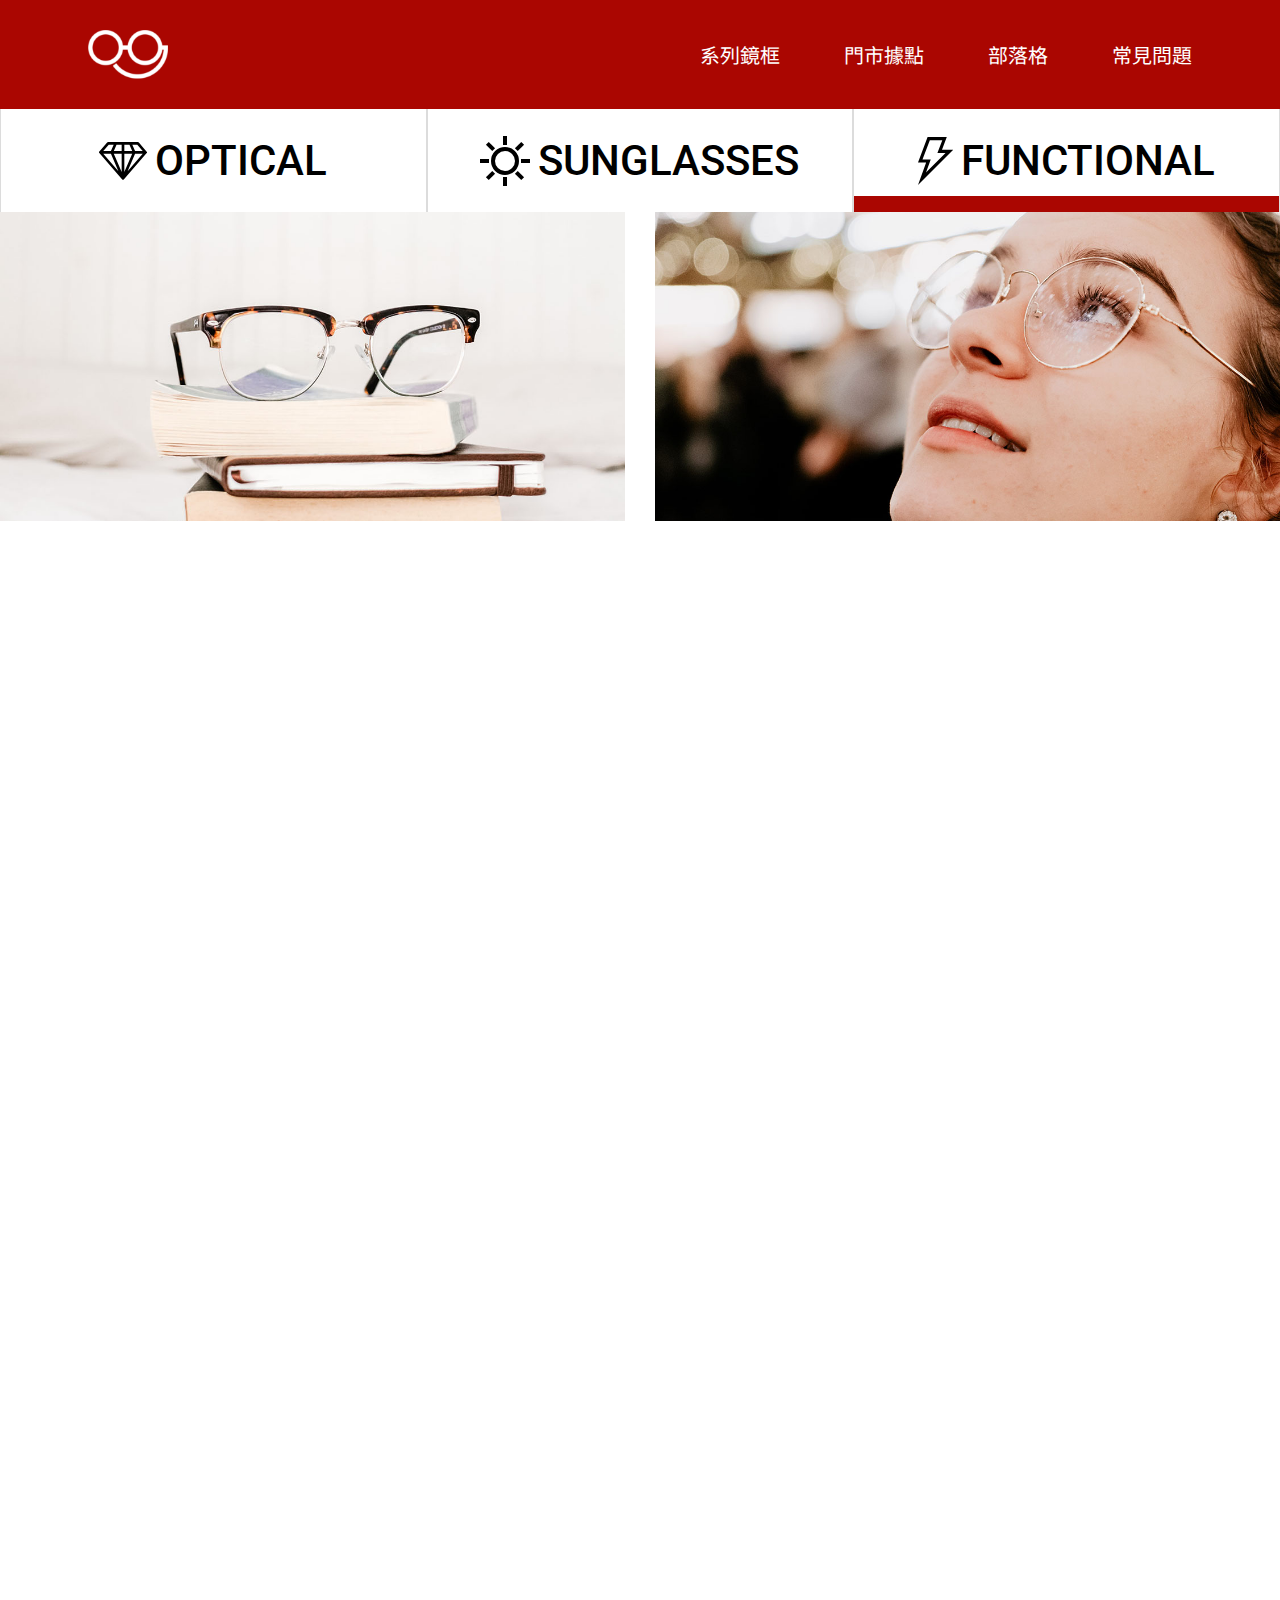
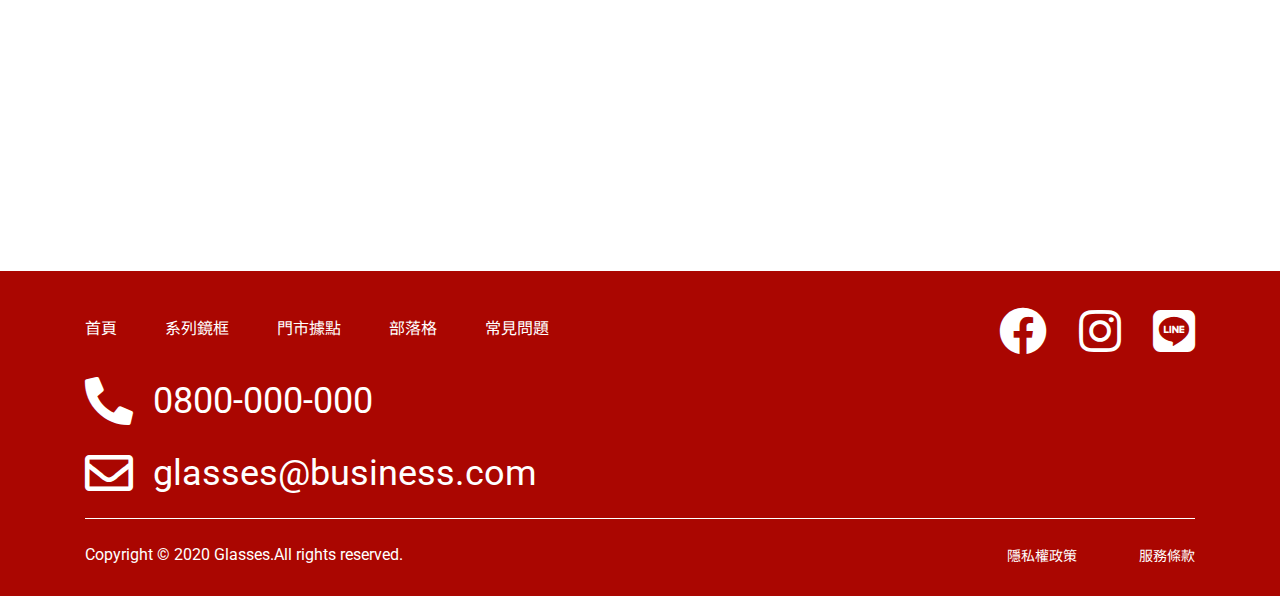
<file: htdocs/product-functional/index.html>
<!DOCTYPE html>
<html lang="zh-TW">
  <head>
    <meta charset="utf-8">
    <link rel="canonical" href="https://overactive1988.github.io/HexSchool_webslicinglesson2020/week03/product-functional">
    <meta content="IE=edge,chrome=1" http-equiv="X-UA-Compatible">
    <meta name="viewport" content="width=device-width">
    <title>第七週 - 滾動視差網站 Product-Functional | leolee</title>
    <meta name="keywords" content="">
    <meta name="description" content="Product-Functional">
    <meta name="robots" content="index,follow">
    <meta name="format-detection" content="telephone=no">
    <link rel="shortcut icon" href="../favicon.ico"><link href="https://fonts.googleapis.com/css2?family=Noto+Sans&family=Noto+Sans+TC:wght@400;500;700&family=Roboto:ital,wght@0,400;0,500;0,700;1,900&display=swap" rel="stylesheet">
    <!--font awesome-->
    <link rel="stylesheet" href="https://cdnjs.cloudflare.com/ajax/libs/font-awesome/5.14.0/css/all.min.css">
    
    
    <link rel="stylesheet" href="../assets/css/common.min.css">
  </head>
  <body>
    <header class="header bg-primary">
      <div class="logo"><a href="../"><img src="../assets/images/logo.png" alt="logo"></a></div>
      <nav class="header__menu">
        <ul class="header__link">
          <li><a href="../product-sunglasses">系列鏡框</a></li>
          <li><a href="../location">門市據點</a></li>
          <li><a href="../blog">部落格</a></li>
          <li><a href="../faq">常見問題</a></li>
        </ul>
      </nav>
    </header>
    <main class="product">
      <ul class="product__header">
        <li><a class="u-en" href="../product-optical">
            <p>
              <svg class="svg__diamond" xmlns="http://www.w3.org/2000/svg" width="48" height="37.733" viewBox="0 0 48 37.733">
<path class="a" d="M48.733,19.7l.067-.067c0-.067.067-.067.067-.133a.065.065,0,0,1,.067-.067A.233.233,0,0,1,49,19.3v-.667c0-.067,0-.133-.067-.133,0-.067,0-.067-.067-.067,0-.067-.067-.067-.067-.133l-.067-.067a.065.065,0,0,0-.067-.067l-7.8-9.2a1.418,1.418,0,0,0-1-.467H10.133a1.418,1.418,0,0,0-1,.467l-7.8,9a.065.065,0,0,1-.067.067L1.2,18.1c0,.067-.067.067-.067.133a.065.065,0,0,1-.067.067A.233.233,0,0,1,1,18.433V19.1c0,.067,0,.133.067.133,0,.067,0,.067.067.067,0,.067.067.067.067.133l.067.067a.065.065,0,0,0,.067.067L24,45.833h0l.133.133.067.067h.067a.233.233,0,0,0,.133.067.065.065,0,0,1,.067.067c.067,0,.067,0,.133.067h.8c.067,0,.067,0,.133-.067A.065.065,0,0,0,25.6,46.1c.067,0,.067-.067.133-.067H25.8l.067-.067L26,45.833h0L48.667,19.567C48.667,19.7,48.733,19.7,48.733,19.7Zm-35.8.467,7.467,17.6L5.267,20.167Zm13.4,0H34.2L26.333,38.633ZM23.667,38.633,15.8,20.167h7.867Zm13.4-18.467h7.667L29.6,37.833ZM44.733,17.5H37.067l-2.733-6.333h4.933ZM34.2,17.5H26.333V11.167h5.133ZM23.667,11.167V17.5H15.8l2.733-6.333Zm-12.933,0h4.933L12.933,17.5H5.267Z" transform="translate(-1 -8.5)"/>
</svg>optical
            </p></a></li>
        <li><a class="u-en" href="../product-sunglasses">
            <p>
              <svg class="svg__sun" xmlns="http://www.w3.org/2000/svg" width="50" height="50" viewBox="0 0 50 50">
<path class="a" d="M25,38A13,13,0,1,0,12,25,13.015,13.015,0,0,0,25,38Zm0-24A11,11,0,1,1,14,25,11.013,11.013,0,0,1,25,14Z"/><rect class="a" width="2" height="7" transform="translate(24 1)"/><rect class="a" width="2" height="7" transform="translate(24 42)"/><rect class="a" width="7" height="2" transform="translate(42 24)"/><rect class="a" width="7" height="2" transform="translate(1 24)"/><rect class="a" width="7" height="2" transform="translate(36.315 12.274) rotate(-45)"/><rect class="a" width="7" height="2" transform="translate(7.321 41.265) rotate(-45)"/><rect class="a" width="2" height="7" transform="translate(36.313 37.727) rotate(-45)"/><rect class="a" width="2" height="7" transform="translate(7.322 8.736) rotate(-45)"/>
</svg>sunglasses
            </p></a></li>
        <li><a class="u-en active" href="../product-functional">
            <p>
              <svg class="svg__thunder" xmlns="http://www.w3.org/2000/svg" width="35.2" height="48" viewBox="0 0 35.2 48">
<g transform="translate(-11 -9)"><g transform="translate(11 9)">
<path class="a" d="M30.413,25H38.52L19,44.52,23.732,31.4H15.48l7.36-19.2H35.32L30.413,25ZM19.145,34.6H11L20.6,9H39.8L35,21.8H46.2L11,57l8.145-22.4Z" transform="translate(-11 -9)"/></g></g>
</svg>functional
            </p></a></li>
      </ul>
      <ul class="product__mv" data-aos="fade-left">
        <li class="optical_bnr01"></li>
        <li class="optical_bnr02"></li>
      </ul>
      <section class="product__section">
        <div class="container">
          <h1 class="product__section__title black__color u-en" data-aos="fade-left" data-aos-offset="300" data-aos-delay="200">Product-Functional<span class="u-tc">賽璐珞鈦金屬混合鏡框</span></h1>
          <ul class="optical__list">
            <li class="optical__item product__item u-en" data-aos="fade-left" data-aos-offset="300"><a href="#"><img src="../assets/images/product-optical/optical01.jpg" alt="">
                <div class="product__detail">
                  <h2>bj41600s</h2><span>ntd3,490</span>
                </div>
                <ul class="color">
                  <li class="type01"></li>
                  <li class="type02"></li>
                </ul></a></li>
            <li class="optical__item product__item u-en" data-aos="fade-left" data-aos-offset="300"><a href="#"><img src="../assets/images/product-optical/optical01.jpg" alt="">
                <div class="product__detail">
                  <h2>bj41600s</h2><span>ntd3,490</span>
                </div>
                <ul class="color">
                  <li class="type01"></li>
                  <li class="type02"></li>
                </ul></a></li>
            <li class="optical__item product__item u-en" data-aos="fade-left" data-aos-offset="300"><a href="#"><img src="../assets/images/product-optical/optical01.jpg" alt="">
                <div class="product__detail">
                  <h2>bj41600s</h2><span>ntd3,490</span>
                </div>
                <ul class="color">
                  <li class="type01"></li>
                  <li class="type02"></li>
                </ul></a></li>
            <li class="optical__item product__item u-en u-spn" data-aos="fade-left" data-aos-offset="300"><a href="#"><img src="../assets/images/product-optical/optical01.jpg" alt="">
                <div class="product__detail">
                  <h2>bj41600s</h2><span>ntd3,490</span>
                </div>
                <ul class="color">
                  <li class="type01"></li>
                  <li class="type02"></li>
                </ul></a></li>
            <li class="optical__item product__item u-en u-spn" data-aos="fade-left" data-aos-delay="200"><a href="#"><img src="../assets/images/product-optical/optical01.jpg" alt="">
                <div class="product__detail">
                  <h2>bj41600s</h2><span>ntd3,490</span>
                </div>
                <ul class="color">
                  <li class="type01"></li>
                  <li class="type02"></li>
                </ul></a></li>
            <li class="optical__item product__item u-en u-spn" data-aos="fade-left" data-aos-delay="200"><a href="#"><img src="../assets/images/product-optical/optical01.jpg" alt="">
                <div class="product__detail">
                  <h2>bj41600s</h2><span>ntd3,490</span>
                </div>
                <ul class="color">
                  <li class="type01"></li>
                  <li class="type02"></li>
                </ul></a></li>
            <li class="optical__item product__item u-en u-spn" data-aos="fade-left" data-aos-delay="200"><a href="#"><img src="../assets/images/product-optical/optical01.jpg" alt="">
                <div class="product__detail">
                  <h2>bj41600s</h2><span>ntd3,490</span>
                </div>
                <ul class="color">
                  <li class="type01"></li>
                  <li class="type02"></li>
                </ul></a></li>
            <li class="optical__item product__item u-en u-spn" data-aos="fade-left" data-aos-delay="200"><a href="#"><img src="../assets/images/product-optical/optical01.jpg" alt="">
                <div class="product__detail">
                  <h2>bj41600s</h2><span>ntd3,490</span>
                </div>
                <ul class="color">
                  <li class="type01"></li>
                  <li class="type02"></li>
                </ul></a></li>
            <li class="optical__item product__item u-en u-spn" data-aos="fade-left" data-aos-delay="400"><a href="#"><img src="../assets/images/product-optical/optical01.jpg" alt="">
                <div class="product__detail">
                  <h2>bj41600s</h2><span>ntd3,490</span>
                </div>
                <ul class="color">
                  <li class="type01"></li>
                  <li class="type02"></li>
                </ul></a></li>
            <li class="optical__item product__item u-en u-spn" data-aos="fade-left" data-aos-delay="400"><a href="#"><img src="../assets/images/product-optical/optical01.jpg" alt="">
                <div class="product__detail">
                  <h2>bj41600s</h2><span>ntd3,490</span>
                </div>
                <ul class="color">
                  <li class="type01"></li>
                  <li class="type02"></li>
                </ul></a></li>
            <li class="optical__item product__item u-en u-spn" data-aos="fade-left" data-aos-delay="400"><a href="#"><img src="../assets/images/product-optical/optical01.jpg" alt="">
                <div class="product__detail">
                  <h2>bj41600s</h2><span>ntd3,490</span>
                </div>
                <ul class="color">
                  <li class="type01"></li>
                  <li class="type02"></li>
                </ul></a></li>
            <li class="optical__item product__item u-en u-spn" data-aos="fade-left" data-aos-delay="400"><a href="#"><img src="../assets/images/product-optical/optical01.jpg" alt="">
                <div class="product__detail">
                  <h2>bj41600s</h2><span>ntd3,490</span>
                </div>
                <ul class="color">
                  <li class="type01"></li>
                  <li class="type02"></li>
                </ul></a></li>
          </ul>
          <ul class="pagenation u-en" data-aos="fade-in" data-aos-offset="300">
            <li class="prev u-tc"><a href="#">上一頁</a></li>
            <li><a href="#">1</a></li>
            <li class="selected"><span>2</span></li>
            <li><a href="#">3</a></li>
            <li><a href="#">4</a></li>
            <li><a href="#">5</a></li>
            <li class="next u-tc"><a href="#">下一頁</a></li>
          </ul>
        </div>
      </section>
    </main>
    <footer class="bg-primary">
      <div class="container">
        <div class="footer__header">
          <nav>
            <ul class="footer__link">
              <li><a href="../">首頁</a></li>
              <li><a href="../product-sunglasses">系列鏡框</a></li>
              <li><a href="../location">門市據點</a></li>
              <li><a href="../blog">部落格</a></li>
              <li><a href="../faq">常見問題</a></li>
            </ul>
          </nav>
          <ul class="footer__contact">
            <li><a class="u-en" href="tel:+886-800-000-000"><i class="fas fa-phone-alt"></i>0800-000-000</a></li>
            <li><a class="u-en" href="mailto:glasses@business.com"><i class="far fa-envelope"></i>glasses@business.com</a></li>
          </ul>
        </div>
        <ul class="footer__sns">
          <li><a href="https://www.facebook.com/" target="_blank"><i class="fab fa-facebook"></i></a></li>
          <li><a href="https://www.instagram.com/" target="_blank"><i class="fab fa-instagram"></i></a></li>
          <li><a href="https://line.me/" target="_blank"><i class="fab fa-line"></i></a></li>
        </ul>
        <div class="footer__others">
          <div class="copyright"><a class="footer__logo" href="../"><img src="../assets/images/logo.png" alt=""></a><small class="u-en">Copyright © 2020 Glasses.All rights reserved.</small></div>
          <ul class="policy">
            <li><a href="../privacy">隱私權政策</a></li>
            <li><a href="../terms">服務條款</a></li>
          </ul><a class="footer__logo" href="../"><img src="../assets/images/logo.png" alt=""></a>
        </div>
      </div>
    </footer>
    <link rel="stylesheet" href="https://unpkg.com/aos@next/dist/aos.css">
    <script src="https://unpkg.com/aos@next/dist/aos.js"></script>
    <script>AOS.init();</script>
  </body>
</html>
</file>
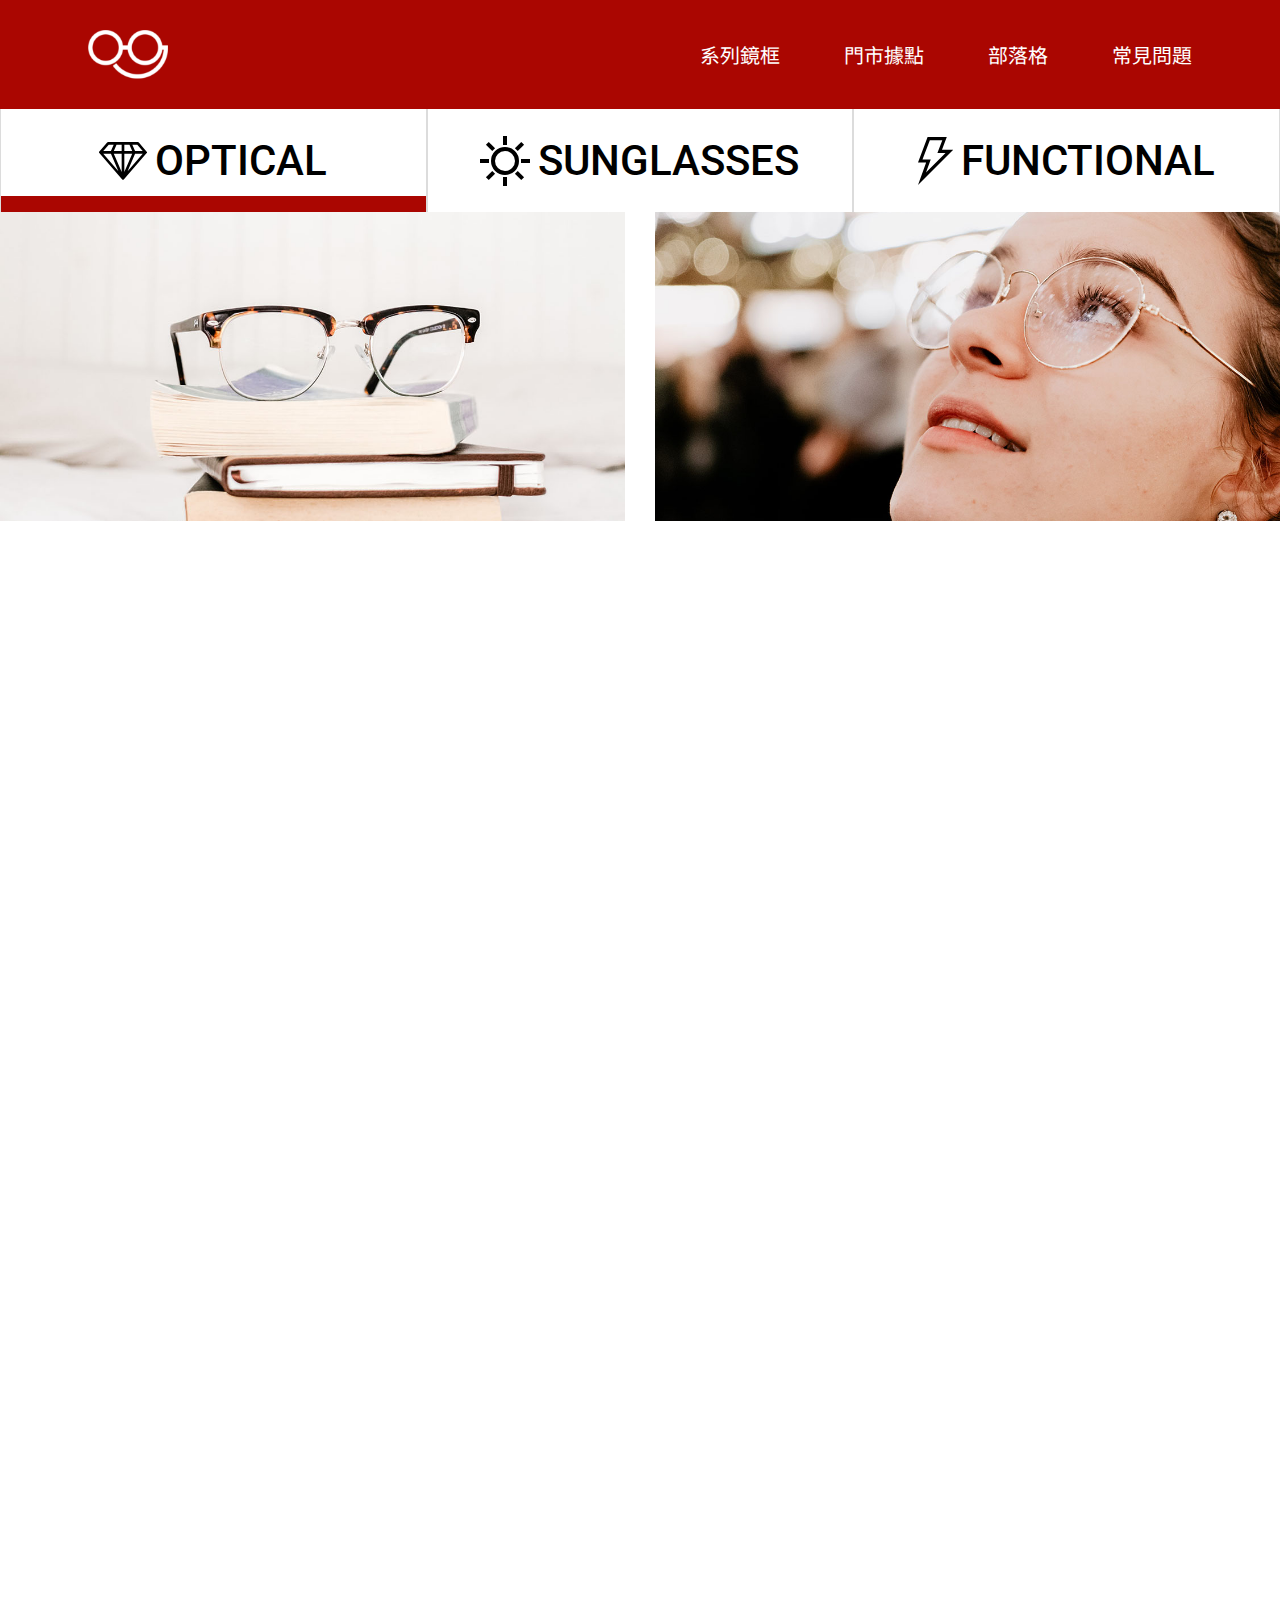
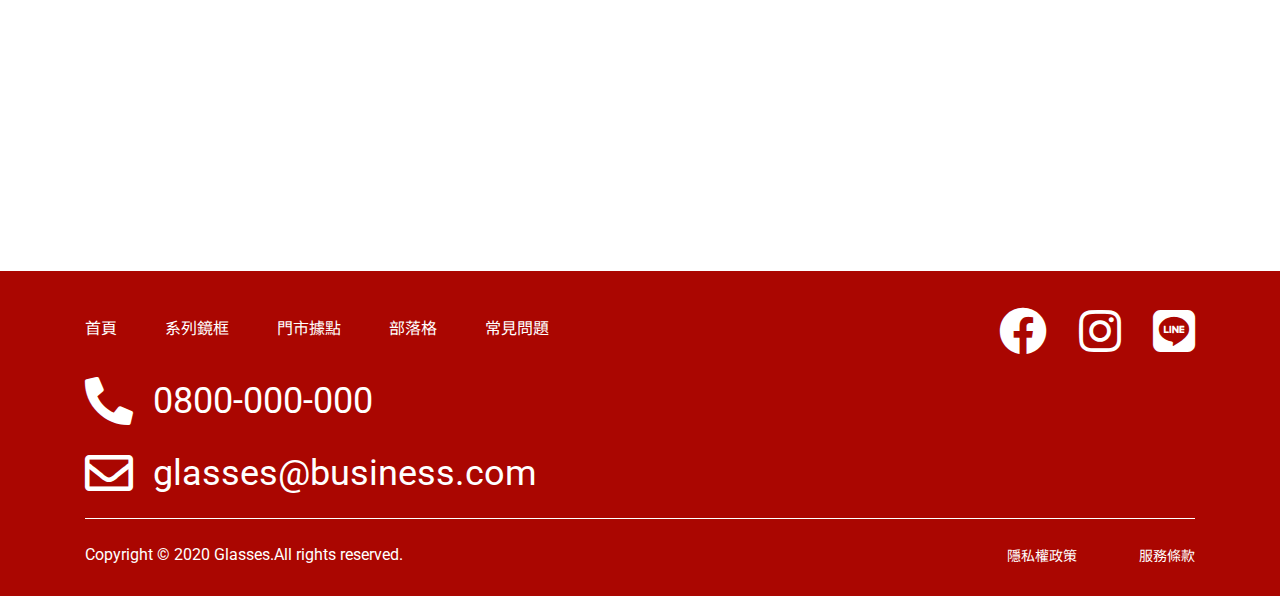
<file: htdocs/product-optical/index.html>
<!DOCTYPE html>
<html lang="zh-TW">
  <head>
    <meta charset="utf-8">
    <link rel="canonical" href="https://overactive1988.github.io/HexSchool_webslicinglesson2020/week03/product-optical">
    <meta content="IE=edge,chrome=1" http-equiv="X-UA-Compatible">
    <meta name="viewport" content="width=device-width">
    <title>第七週 - 滾動視差網站 Product-Optical | leolee</title>
    <meta name="keywords" content="">
    <meta name="description" content="Product-Optical">
    <meta name="robots" content="index,follow">
    <meta name="format-detection" content="telephone=no">
    <link rel="shortcut icon" href="../favicon.ico"><link href="https://fonts.googleapis.com/css2?family=Noto+Sans&family=Noto+Sans+TC:wght@400;500;700&family=Roboto:ital,wght@0,400;0,500;0,700;1,900&display=swap" rel="stylesheet">
    <!--font awesome-->
    <link rel="stylesheet" href="https://cdnjs.cloudflare.com/ajax/libs/font-awesome/5.14.0/css/all.min.css">
    
    
    <link rel="stylesheet" href="../assets/css/common.min.css">
  </head>
  <body>
    <header class="header bg-primary">
      <div class="logo"><a href="../"><img src="../assets/images/logo.png" alt="logo"></a></div>
      <nav class="header__menu">
        <ul class="header__link">
          <li><a href="../product-sunglasses">系列鏡框</a></li>
          <li><a href="../location">門市據點</a></li>
          <li><a href="../blog">部落格</a></li>
          <li><a href="../faq">常見問題</a></li>
        </ul>
      </nav>
    </header>
    <main class="product">
      <ul class="product__header">
        <li><a class="u-en active" href="../product-optical">
            <p>
              <svg class="svg__diamond" xmlns="http://www.w3.org/2000/svg" width="48" height="37.733" viewBox="0 0 48 37.733">
<path class="a" d="M48.733,19.7l.067-.067c0-.067.067-.067.067-.133a.065.065,0,0,1,.067-.067A.233.233,0,0,1,49,19.3v-.667c0-.067,0-.133-.067-.133,0-.067,0-.067-.067-.067,0-.067-.067-.067-.067-.133l-.067-.067a.065.065,0,0,0-.067-.067l-7.8-9.2a1.418,1.418,0,0,0-1-.467H10.133a1.418,1.418,0,0,0-1,.467l-7.8,9a.065.065,0,0,1-.067.067L1.2,18.1c0,.067-.067.067-.067.133a.065.065,0,0,1-.067.067A.233.233,0,0,1,1,18.433V19.1c0,.067,0,.133.067.133,0,.067,0,.067.067.067,0,.067.067.067.067.133l.067.067a.065.065,0,0,0,.067.067L24,45.833h0l.133.133.067.067h.067a.233.233,0,0,0,.133.067.065.065,0,0,1,.067.067c.067,0,.067,0,.133.067h.8c.067,0,.067,0,.133-.067A.065.065,0,0,0,25.6,46.1c.067,0,.067-.067.133-.067H25.8l.067-.067L26,45.833h0L48.667,19.567C48.667,19.7,48.733,19.7,48.733,19.7Zm-35.8.467,7.467,17.6L5.267,20.167Zm13.4,0H34.2L26.333,38.633ZM23.667,38.633,15.8,20.167h7.867Zm13.4-18.467h7.667L29.6,37.833ZM44.733,17.5H37.067l-2.733-6.333h4.933ZM34.2,17.5H26.333V11.167h5.133ZM23.667,11.167V17.5H15.8l2.733-6.333Zm-12.933,0h4.933L12.933,17.5H5.267Z" transform="translate(-1 -8.5)"/>
</svg>optical
            </p></a></li>
        <li><a class="u-en" href="../product-sunglasses">
            <p>
              <svg class="svg__sun" xmlns="http://www.w3.org/2000/svg" width="50" height="50" viewBox="0 0 50 50">
<path class="a" d="M25,38A13,13,0,1,0,12,25,13.015,13.015,0,0,0,25,38Zm0-24A11,11,0,1,1,14,25,11.013,11.013,0,0,1,25,14Z"/><rect class="a" width="2" height="7" transform="translate(24 1)"/><rect class="a" width="2" height="7" transform="translate(24 42)"/><rect class="a" width="7" height="2" transform="translate(42 24)"/><rect class="a" width="7" height="2" transform="translate(1 24)"/><rect class="a" width="7" height="2" transform="translate(36.315 12.274) rotate(-45)"/><rect class="a" width="7" height="2" transform="translate(7.321 41.265) rotate(-45)"/><rect class="a" width="2" height="7" transform="translate(36.313 37.727) rotate(-45)"/><rect class="a" width="2" height="7" transform="translate(7.322 8.736) rotate(-45)"/>
</svg>sunglasses
            </p></a></li>
        <li><a class="u-en" href="../product-functional">
            <p>
              <svg class="svg__thunder" xmlns="http://www.w3.org/2000/svg" width="35.2" height="48" viewBox="0 0 35.2 48">
<g transform="translate(-11 -9)"><g transform="translate(11 9)">
<path class="a" d="M30.413,25H38.52L19,44.52,23.732,31.4H15.48l7.36-19.2H35.32L30.413,25ZM19.145,34.6H11L20.6,9H39.8L35,21.8H46.2L11,57l8.145-22.4Z" transform="translate(-11 -9)"/></g></g>
</svg>functional
            </p></a></li>
      </ul>
      <ul class="product__mv" data-aos="fade-left">
        <li class="optical_bnr01"></li>
        <li class="optical_bnr02"></li>
      </ul>
      <section class="product__section">
        <div class="container">
          <h1 class="product__section__title black__color u-en" data-aos="fade-left" data-aos-offset="300" data-aos-delay="200">Celluloid Combi<span class="u-tc">賽璐珞鈦金屬混合鏡框</span></h1>
          <ul class="optical__list">
            <li class="optical__item product__item u-en" data-aos="fade-left" data-aos-offset="300"><a href="#"><img src="../assets/images/product-optical/optical01.jpg" alt="">
                <div class="product__detail">
                  <h2>bj41600s</h2><span>ntd3,490</span>
                </div>
                <ul class="color">
                  <li class="type01"></li>
                  <li class="type02"></li>
                </ul></a></li>
            <li class="optical__item product__item u-en" data-aos="fade-left" data-aos-offset="300"><a href="#"><img src="../assets/images/product-optical/optical01.jpg" alt="">
                <div class="product__detail">
                  <h2>bj41600s</h2><span>ntd3,490</span>
                </div>
                <ul class="color">
                  <li class="type01"></li>
                  <li class="type02"></li>
                </ul></a></li>
            <li class="optical__item product__item u-en" data-aos="fade-left" data-aos-offset="300"><a href="#"><img src="../assets/images/product-optical/optical01.jpg" alt="">
                <div class="product__detail">
                  <h2>bj41600s</h2><span>ntd3,490</span>
                </div>
                <ul class="color">
                  <li class="type01"></li>
                  <li class="type02"></li>
                </ul></a></li>
            <li class="optical__item product__item u-en u-spn" data-aos="fade-left" data-aos-offset="300"><a href="#"><img src="../assets/images/product-optical/optical01.jpg" alt="">
                <div class="product__detail">
                  <h2>bj41600s</h2><span>ntd3,490</span>
                </div>
                <ul class="color">
                  <li class="type01"></li>
                  <li class="type02"></li>
                </ul></a></li>
            <li class="optical__item product__item u-en u-spn" data-aos="fade-left" data-aos-delay="200"><a href="#"><img src="../assets/images/product-optical/optical01.jpg" alt="">
                <div class="product__detail">
                  <h2>bj41600s</h2><span>ntd3,490</span>
                </div>
                <ul class="color">
                  <li class="type01"></li>
                  <li class="type02"></li>
                </ul></a></li>
            <li class="optical__item product__item u-en u-spn" data-aos="fade-left" data-aos-delay="200"><a href="#"><img src="../assets/images/product-optical/optical01.jpg" alt="">
                <div class="product__detail">
                  <h2>bj41600s</h2><span>ntd3,490</span>
                </div>
                <ul class="color">
                  <li class="type01"></li>
                  <li class="type02"></li>
                </ul></a></li>
            <li class="optical__item product__item u-en u-spn" data-aos="fade-left" data-aos-delay="200"><a href="#"><img src="../assets/images/product-optical/optical01.jpg" alt="">
                <div class="product__detail">
                  <h2>bj41600s</h2><span>ntd3,490</span>
                </div>
                <ul class="color">
                  <li class="type01"></li>
                  <li class="type02"></li>
                </ul></a></li>
            <li class="optical__item product__item u-en u-spn" data-aos="fade-left" data-aos-delay="200"><a href="#"><img src="../assets/images/product-optical/optical01.jpg" alt="">
                <div class="product__detail">
                  <h2>bj41600s</h2><span>ntd3,490</span>
                </div>
                <ul class="color">
                  <li class="type01"></li>
                  <li class="type02"></li>
                </ul></a></li>
            <li class="optical__item product__item u-en u-spn" data-aos="fade-left" data-aos-delay="400"><a href="#"><img src="../assets/images/product-optical/optical01.jpg" alt="">
                <div class="product__detail">
                  <h2>bj41600s</h2><span>ntd3,490</span>
                </div>
                <ul class="color">
                  <li class="type01"></li>
                  <li class="type02"></li>
                </ul></a></li>
            <li class="optical__item product__item u-en u-spn" data-aos="fade-left" data-aos-delay="400"><a href="#"><img src="../assets/images/product-optical/optical01.jpg" alt="">
                <div class="product__detail">
                  <h2>bj41600s</h2><span>ntd3,490</span>
                </div>
                <ul class="color">
                  <li class="type01"></li>
                  <li class="type02"></li>
                </ul></a></li>
            <li class="optical__item product__item u-en u-spn" data-aos="fade-left" data-aos-delay="400"><a href="#"><img src="../assets/images/product-optical/optical01.jpg" alt="">
                <div class="product__detail">
                  <h2>bj41600s</h2><span>ntd3,490</span>
                </div>
                <ul class="color">
                  <li class="type01"></li>
                  <li class="type02"></li>
                </ul></a></li>
            <li class="optical__item product__item u-en u-spn" data-aos="fade-left" data-aos-delay="400"><a href="#"><img src="../assets/images/product-optical/optical01.jpg" alt="">
                <div class="product__detail">
                  <h2>bj41600s</h2><span>ntd3,490</span>
                </div>
                <ul class="color">
                  <li class="type01"></li>
                  <li class="type02"></li>
                </ul></a></li>
          </ul>
          <ul class="pagenation u-en" data-aos="fade-in" data-aos-offset="300">
            <li class="prev u-tc"><a href="#">上一頁</a></li>
            <li><a href="#">1</a></li>
            <li class="selected"><span>2</span></li>
            <li><a href="#">3</a></li>
            <li><a href="#">4</a></li>
            <li><a href="#">5</a></li>
            <li class="next u-tc"><a href="#">下一頁</a></li>
          </ul>
        </div>
      </section>
    </main>
    <footer class="bg-primary">
      <div class="container">
        <div class="footer__header">
          <nav>
            <ul class="footer__link">
              <li><a href="../">首頁</a></li>
              <li><a href="../product-sunglasses">系列鏡框</a></li>
              <li><a href="../location">門市據點</a></li>
              <li><a href="../blog">部落格</a></li>
              <li><a href="../faq">常見問題</a></li>
            </ul>
          </nav>
          <ul class="footer__contact">
            <li><a class="u-en" href="tel:+886-800-000-000"><i class="fas fa-phone-alt"></i>0800-000-000</a></li>
            <li><a class="u-en" href="mailto:glasses@business.com"><i class="far fa-envelope"></i>glasses@business.com</a></li>
          </ul>
        </div>
        <ul class="footer__sns">
          <li><a href="https://www.facebook.com/" target="_blank"><i class="fab fa-facebook"></i></a></li>
          <li><a href="https://www.instagram.com/" target="_blank"><i class="fab fa-instagram"></i></a></li>
          <li><a href="https://line.me/" target="_blank"><i class="fab fa-line"></i></a></li>
        </ul>
        <div class="footer__others">
          <div class="copyright"><a class="footer__logo" href="../"><img src="../assets/images/logo.png" alt=""></a><small class="u-en">Copyright © 2020 Glasses.All rights reserved.</small></div>
          <ul class="policy">
            <li><a href="../privacy">隱私權政策</a></li>
            <li><a href="../terms">服務條款</a></li>
          </ul><a class="footer__logo" href="../"><img src="../assets/images/logo.png" alt=""></a>
        </div>
      </div>
    </footer>
    <link rel="stylesheet" href="https://unpkg.com/aos@next/dist/aos.css">
    <script src="https://unpkg.com/aos@next/dist/aos.js"></script>
    <script>AOS.init();</script>
  </body>
</html>
</file>
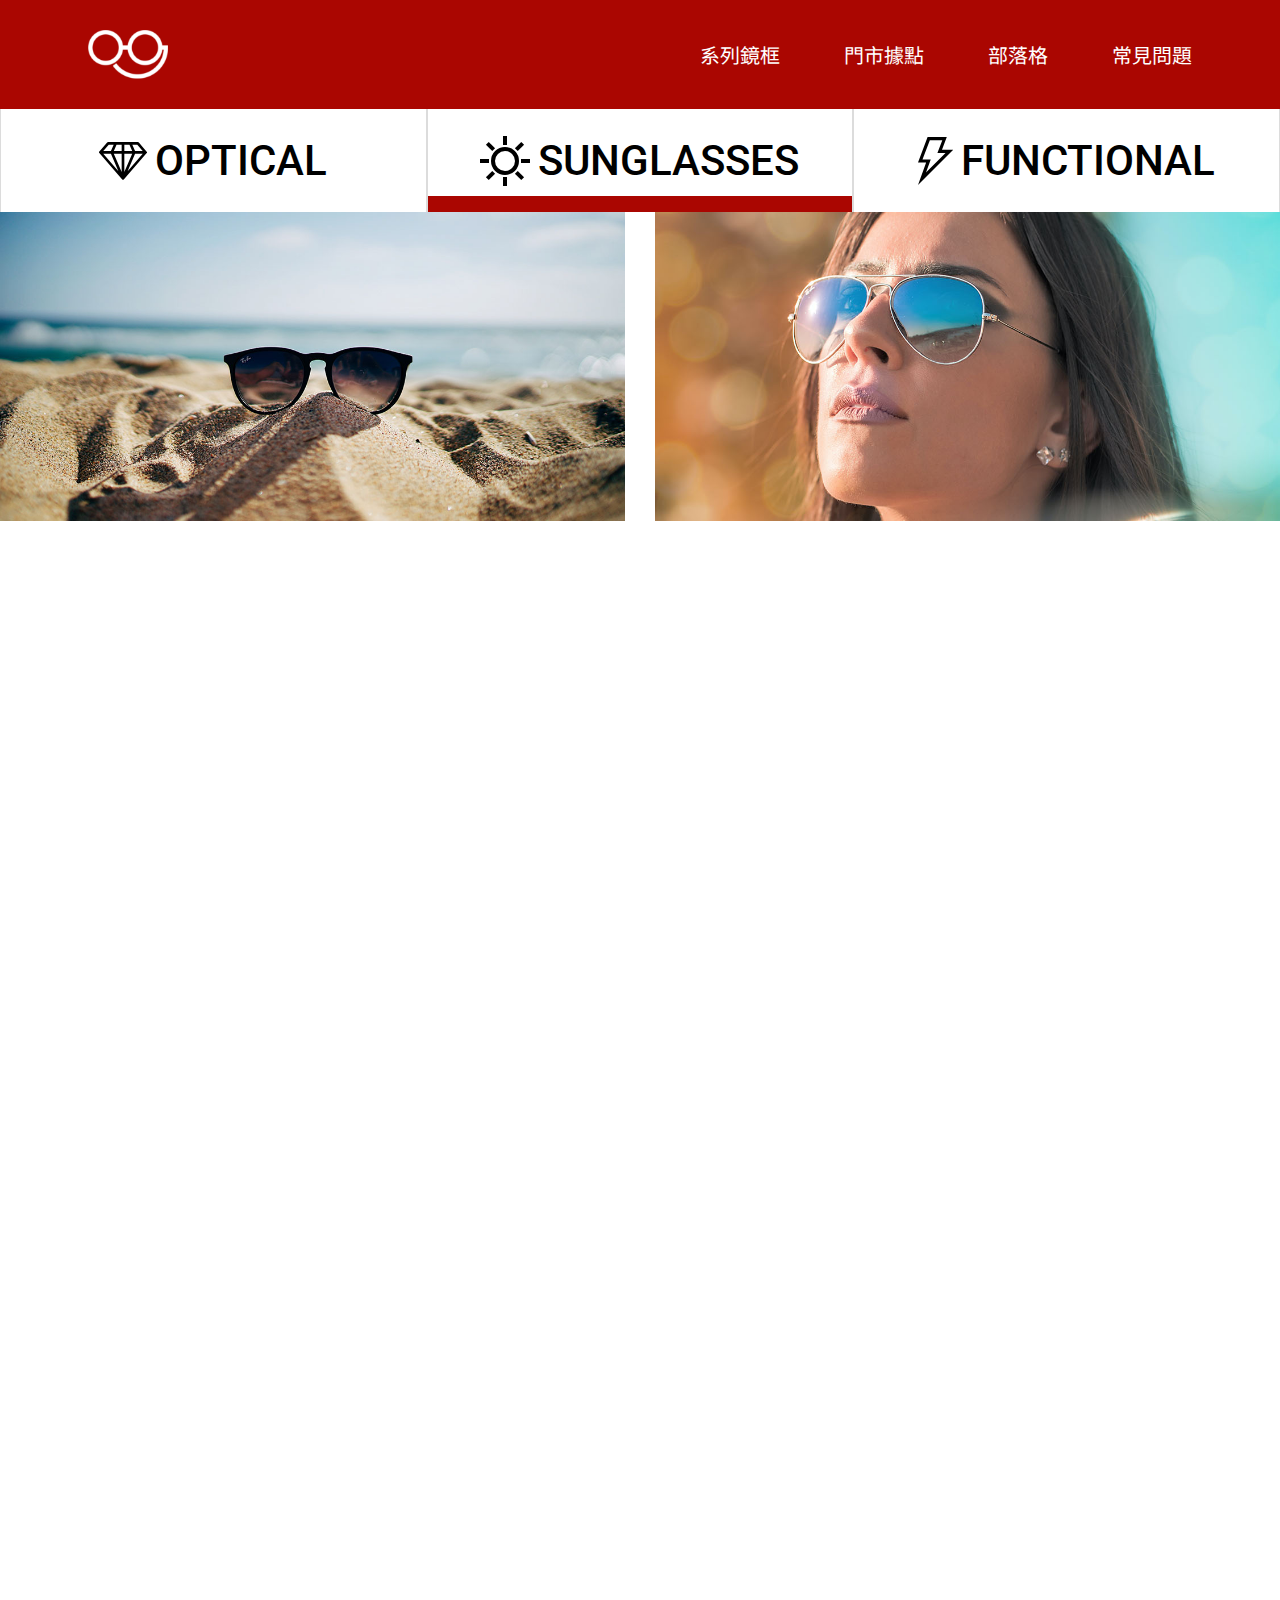
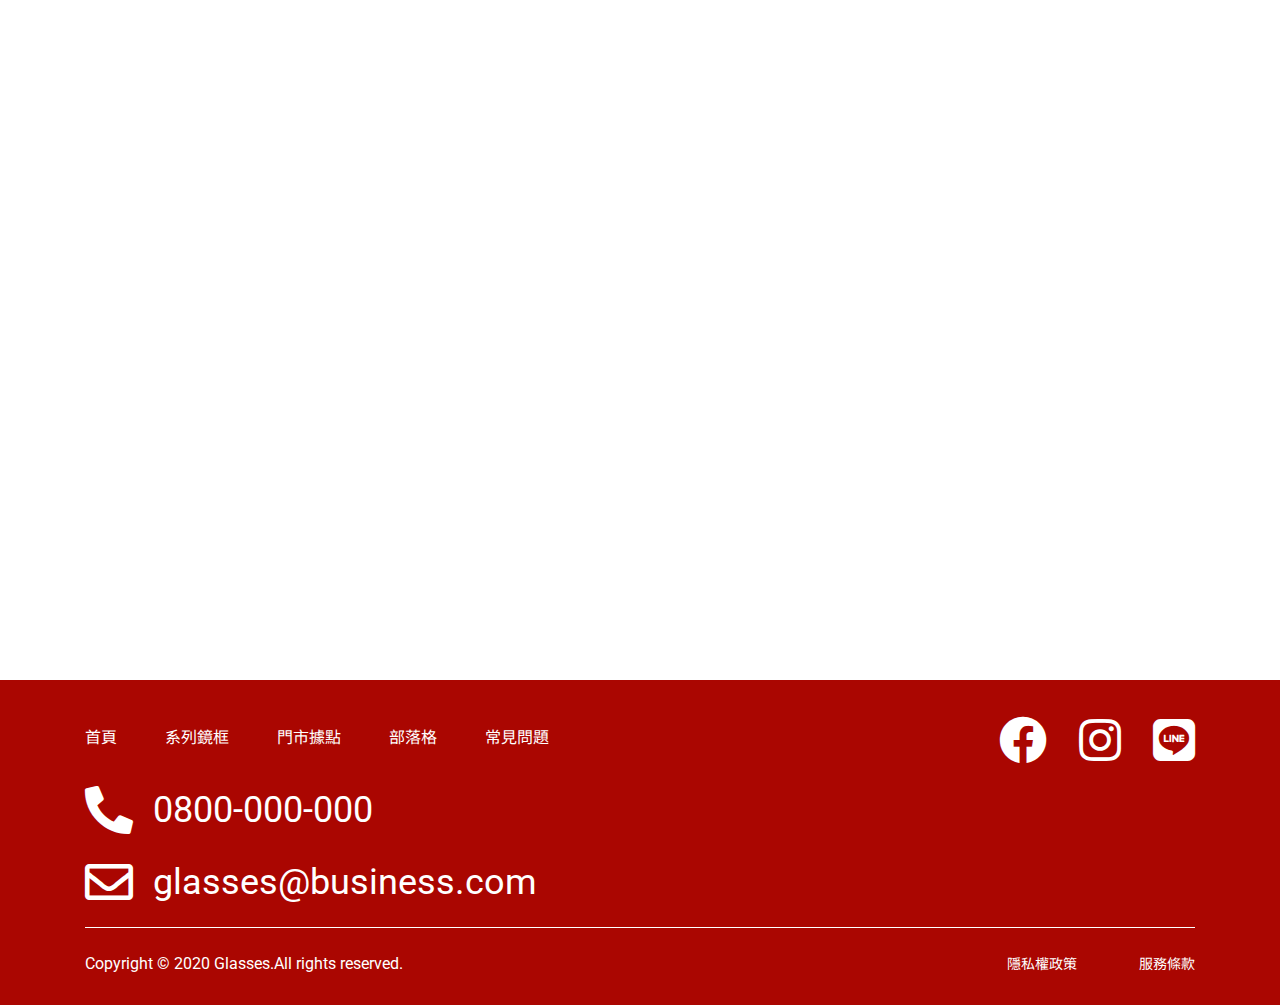
<file: htdocs/product-sunglasses/index.html>
<!DOCTYPE html>
<html lang="zh-TW">
  <head>
    <meta charset="utf-8">
    <link rel="canonical" href="https://overactive1988.github.io/HexSchool_webslicinglesson2020/week03/product-sunglasses">
    <meta content="IE=edge,chrome=1" http-equiv="X-UA-Compatible">
    <meta name="viewport" content="width=device-width">
    <title>第七週 - 滾動視差網站 Product-Sunglasses | leolee</title>
    <meta name="keywords" content="">
    <meta name="description" content="Product-Sunglasses">
    <meta name="robots" content="index,follow">
    <meta name="format-detection" content="telephone=no">
    <link rel="shortcut icon" href="../favicon.ico"><link href="https://fonts.googleapis.com/css2?family=Noto+Sans&family=Noto+Sans+TC:wght@400;500;700&family=Roboto:ital,wght@0,400;0,500;0,700;1,900&display=swap" rel="stylesheet">
    <!--font awesome-->
    <link rel="stylesheet" href="https://cdnjs.cloudflare.com/ajax/libs/font-awesome/5.14.0/css/all.min.css">
    
    
    <link rel="stylesheet" href="../assets/css/common.min.css">
  </head>
  <body>
    <header class="header bg-primary">
      <div class="logo"><a href="../"><img src="../assets/images/logo.png" alt="logo"></a></div>
      <nav class="header__menu">
        <ul class="header__link">
          <li><a href="../product-sunglasses">系列鏡框</a></li>
          <li><a href="../location">門市據點</a></li>
          <li><a href="../blog">部落格</a></li>
          <li><a href="../faq">常見問題</a></li>
        </ul>
      </nav>
    </header>
    <main class="product">
      <ul class="product__header">
        <li><a class="u-en" href="../product-optical">
            <p>
              <svg class="svg__diamond" xmlns="http://www.w3.org/2000/svg" width="48" height="37.733" viewBox="0 0 48 37.733">
<path class="a" d="M48.733,19.7l.067-.067c0-.067.067-.067.067-.133a.065.065,0,0,1,.067-.067A.233.233,0,0,1,49,19.3v-.667c0-.067,0-.133-.067-.133,0-.067,0-.067-.067-.067,0-.067-.067-.067-.067-.133l-.067-.067a.065.065,0,0,0-.067-.067l-7.8-9.2a1.418,1.418,0,0,0-1-.467H10.133a1.418,1.418,0,0,0-1,.467l-7.8,9a.065.065,0,0,1-.067.067L1.2,18.1c0,.067-.067.067-.067.133a.065.065,0,0,1-.067.067A.233.233,0,0,1,1,18.433V19.1c0,.067,0,.133.067.133,0,.067,0,.067.067.067,0,.067.067.067.067.133l.067.067a.065.065,0,0,0,.067.067L24,45.833h0l.133.133.067.067h.067a.233.233,0,0,0,.133.067.065.065,0,0,1,.067.067c.067,0,.067,0,.133.067h.8c.067,0,.067,0,.133-.067A.065.065,0,0,0,25.6,46.1c.067,0,.067-.067.133-.067H25.8l.067-.067L26,45.833h0L48.667,19.567C48.667,19.7,48.733,19.7,48.733,19.7Zm-35.8.467,7.467,17.6L5.267,20.167Zm13.4,0H34.2L26.333,38.633ZM23.667,38.633,15.8,20.167h7.867Zm13.4-18.467h7.667L29.6,37.833ZM44.733,17.5H37.067l-2.733-6.333h4.933ZM34.2,17.5H26.333V11.167h5.133ZM23.667,11.167V17.5H15.8l2.733-6.333Zm-12.933,0h4.933L12.933,17.5H5.267Z" transform="translate(-1 -8.5)"/>
</svg>optical
            </p></a></li>
        <li><a class="u-en active" href="../product-sunglasses">
            <p>
              <svg class="svg__sun" xmlns="http://www.w3.org/2000/svg" width="50" height="50" viewBox="0 0 50 50">
<path class="a" d="M25,38A13,13,0,1,0,12,25,13.015,13.015,0,0,0,25,38Zm0-24A11,11,0,1,1,14,25,11.013,11.013,0,0,1,25,14Z"/><rect class="a" width="2" height="7" transform="translate(24 1)"/><rect class="a" width="2" height="7" transform="translate(24 42)"/><rect class="a" width="7" height="2" transform="translate(42 24)"/><rect class="a" width="7" height="2" transform="translate(1 24)"/><rect class="a" width="7" height="2" transform="translate(36.315 12.274) rotate(-45)"/><rect class="a" width="7" height="2" transform="translate(7.321 41.265) rotate(-45)"/><rect class="a" width="2" height="7" transform="translate(36.313 37.727) rotate(-45)"/><rect class="a" width="2" height="7" transform="translate(7.322 8.736) rotate(-45)"/>
</svg>sunglasses
            </p></a></li>
        <li><a class="u-en" href="../product-functional">
            <p>
              <svg class="svg__thunder" xmlns="http://www.w3.org/2000/svg" width="35.2" height="48" viewBox="0 0 35.2 48">
<g transform="translate(-11 -9)"><g transform="translate(11 9)">
<path class="a" d="M30.413,25H38.52L19,44.52,23.732,31.4H15.48l7.36-19.2H35.32L30.413,25ZM19.145,34.6H11L20.6,9H39.8L35,21.8H46.2L11,57l8.145-22.4Z" transform="translate(-11 -9)"/></g></g>
</svg>functional
            </p></a></li>
      </ul>
      <ul class="product__mv" data-aos="fade-left">
        <li class="sun_bnr01"></li>
        <li class="sun_bnr02"></li>
      </ul>
      <section class="product__section">
        <div class="container">
          <h1 class="product__section__title black__color u-en" data-aos="fade-left" data-aos-offset="300" data-aos-delay="200">2020 NEW COLLECTION<span class="u-tc">賽璐珞鈦金屬混合鏡框</span></h1>
          <ul class="sun__list">
            <li class="sun__item product__item u-en" data-aos="fade-left" data-aos-offset="300"><a href="#"><img src="../assets/images/product-sunglasses/sun01.jpg" alt="">
                <div class="product__detail">
                  <h2>bj41600s</h2><span>ntd3490</span>
                </div>
                <ul class="color">
                  <li class="type01"></li>
                  <li class="type02"></li>
                </ul></a></li>
            <li class="sun__item product__item u-en" data-aos="fade-left" data-aos-offset="300"><a href="#"><img src="../assets/images/product-sunglasses/sun01.jpg" alt="">
                <div class="product__detail">
                  <h2>bj41600s</h2><span>ntd3490</span>
                </div>
                <ul class="color">
                  <li class="type01"></li>
                  <li class="type02"></li>
                </ul></a></li>
            <li class="sun__item product__item u-en" data-aos="fade-left" data-aos-offset="300"><a href="#"><img src="../assets/images/product-sunglasses/sun01.jpg" alt="">
                <div class="product__detail">
                  <h2>bj41600s</h2><span>ntd3490</span>
                </div>
                <ul class="color">
                  <li class="type01"></li>
                  <li class="type02"></li>
                </ul></a></li>
            <li class="sun__item product__item u-en u-spn" data-aos="fade-left" data-aos-delay="200"><a href="#"><img src="../assets/images/product-sunglasses/sun01.jpg" alt="">
                <div class="product__detail">
                  <h2>bj41600s</h2><span>ntd3490</span>
                </div>
                <ul class="color">
                  <li class="type01"></li>
                  <li class="type02"></li>
                </ul></a></li>
            <li class="sun__item product__item u-en u-spn" data-aos="fade-left" data-aos-delay="200"><a href="#"><img src="../assets/images/product-sunglasses/sun01.jpg" alt="">
                <div class="product__detail">
                  <h2>bj41600s</h2><span>ntd3490</span>
                </div>
                <ul class="color">
                  <li class="type01"></li>
                  <li class="type02"></li>
                </ul></a></li>
            <li class="sun__item product__item u-en u-spn" data-aos="fade-left" data-aos-delay="200"><a href="#"><img src="../assets/images/product-sunglasses/sun01.jpg" alt="">
                <div class="product__detail">
                  <h2>bj41600s</h2><span>ntd3490</span>
                </div>
                <ul class="color">
                  <li class="type01"></li>
                  <li class="type02"></li>
                </ul></a></li>
            <li class="sun__item product__item u-en u-spn" data-aos="fade-left" data-aos-delay="400"><a href="#"><img src="../assets/images/product-sunglasses/sun01.jpg" alt="">
                <div class="product__detail">
                  <h2>bj41600s</h2><span>ntd3490</span>
                </div>
                <ul class="color">
                  <li class="type01"></li>
                  <li class="type02"></li>
                </ul></a></li>
            <li class="sun__item product__item u-en u-spn" data-aos="fade-left" data-aos-delay="400"><a href="#"><img src="../assets/images/product-sunglasses/sun01.jpg" alt="">
                <div class="product__detail">
                  <h2>bj41600s</h2><span>ntd3490</span>
                </div>
                <ul class="color">
                  <li class="type01"></li>
                  <li class="type02"></li>
                </ul></a></li>
            <li class="sun__item product__item u-en u-spn" data-aos="fade-left" data-aos-delay="400"><a href="#"><img src="../assets/images/product-sunglasses/sun01.jpg" alt="">
                <div class="product__detail">
                  <h2>bj41600s</h2><span>ntd3490</span>
                </div>
                <ul class="color">
                  <li class="type01"></li>
                  <li class="type02"></li>
                </ul></a></li>
          </ul>
          <ul class="pagenation u-en" data-aos="fade-in" data-aos-offset="300">
            <li class="prev u-tc"><a href="#">上一頁</a></li>
            <li><a href="#">1</a></li>
            <li class="selected"><span>2</span></li>
            <li><a href="#">3</a></li>
            <li><a href="#">4</a></li>
            <li><a href="#">5</a></li>
            <li class="next u-tc"><a href="#">下一頁</a></li>
          </ul>
        </div>
      </section>
    </main>
    <footer class="bg-primary">
      <div class="container">
        <div class="footer__header">
          <nav>
            <ul class="footer__link">
              <li><a href="../">首頁</a></li>
              <li><a href="../product-sunglasses">系列鏡框</a></li>
              <li><a href="../location">門市據點</a></li>
              <li><a href="../blog">部落格</a></li>
              <li><a href="../faq">常見問題</a></li>
            </ul>
          </nav>
          <ul class="footer__contact">
            <li><a class="u-en" href="tel:+886-800-000-000"><i class="fas fa-phone-alt"></i>0800-000-000</a></li>
            <li><a class="u-en" href="mailto:glasses@business.com"><i class="far fa-envelope"></i>glasses@business.com</a></li>
          </ul>
        </div>
        <ul class="footer__sns">
          <li><a href="https://www.facebook.com/" target="_blank"><i class="fab fa-facebook"></i></a></li>
          <li><a href="https://www.instagram.com/" target="_blank"><i class="fab fa-instagram"></i></a></li>
          <li><a href="https://line.me/" target="_blank"><i class="fab fa-line"></i></a></li>
        </ul>
        <div class="footer__others">
          <div class="copyright"><a class="footer__logo" href="../"><img src="../assets/images/logo.png" alt=""></a><small class="u-en">Copyright © 2020 Glasses.All rights reserved.</small></div>
          <ul class="policy">
            <li><a href="../privacy">隱私權政策</a></li>
            <li><a href="../terms">服務條款</a></li>
          </ul><a class="footer__logo" href="../"><img src="../assets/images/logo.png" alt=""></a>
        </div>
      </div>
    </footer>
    <link rel="stylesheet" href="https://unpkg.com/aos@next/dist/aos.css">
    <script src="https://unpkg.com/aos@next/dist/aos.js"></script>
    <script>AOS.init();</script>
  </body>
</html>
</file>
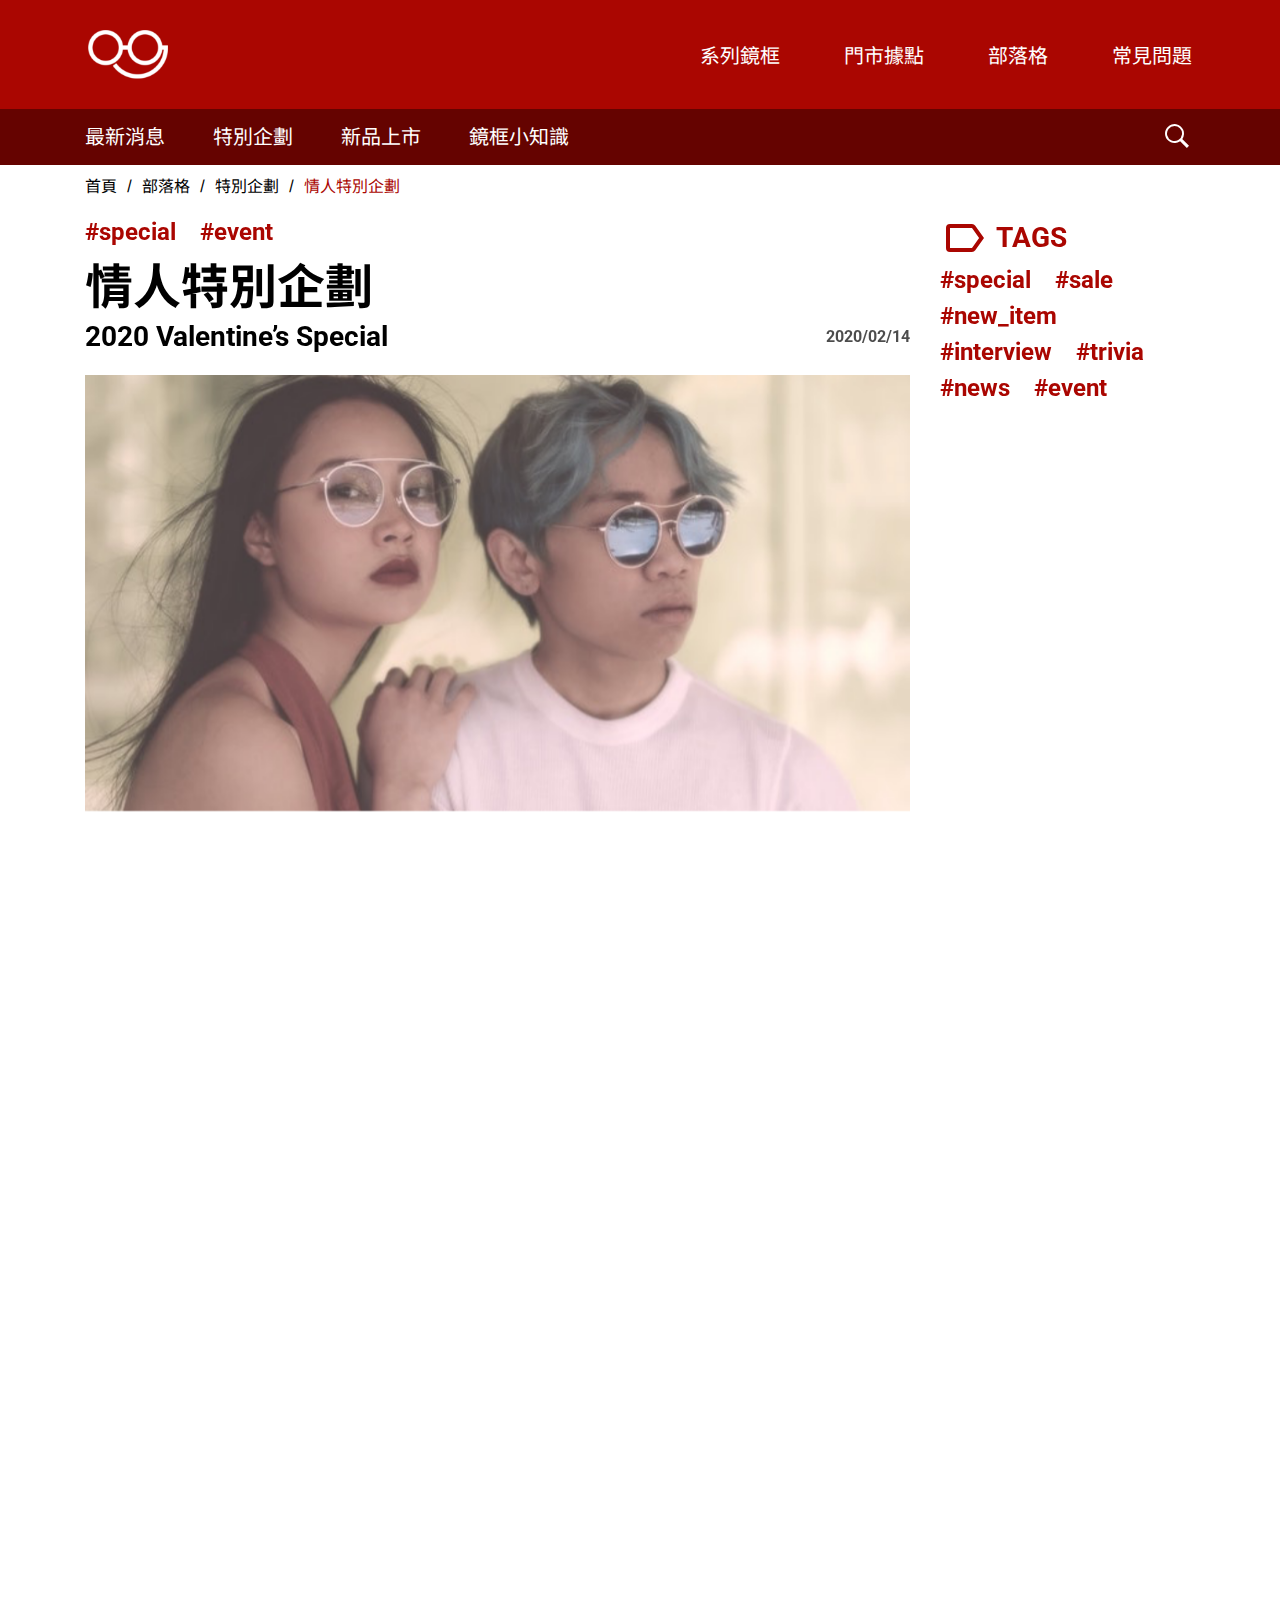
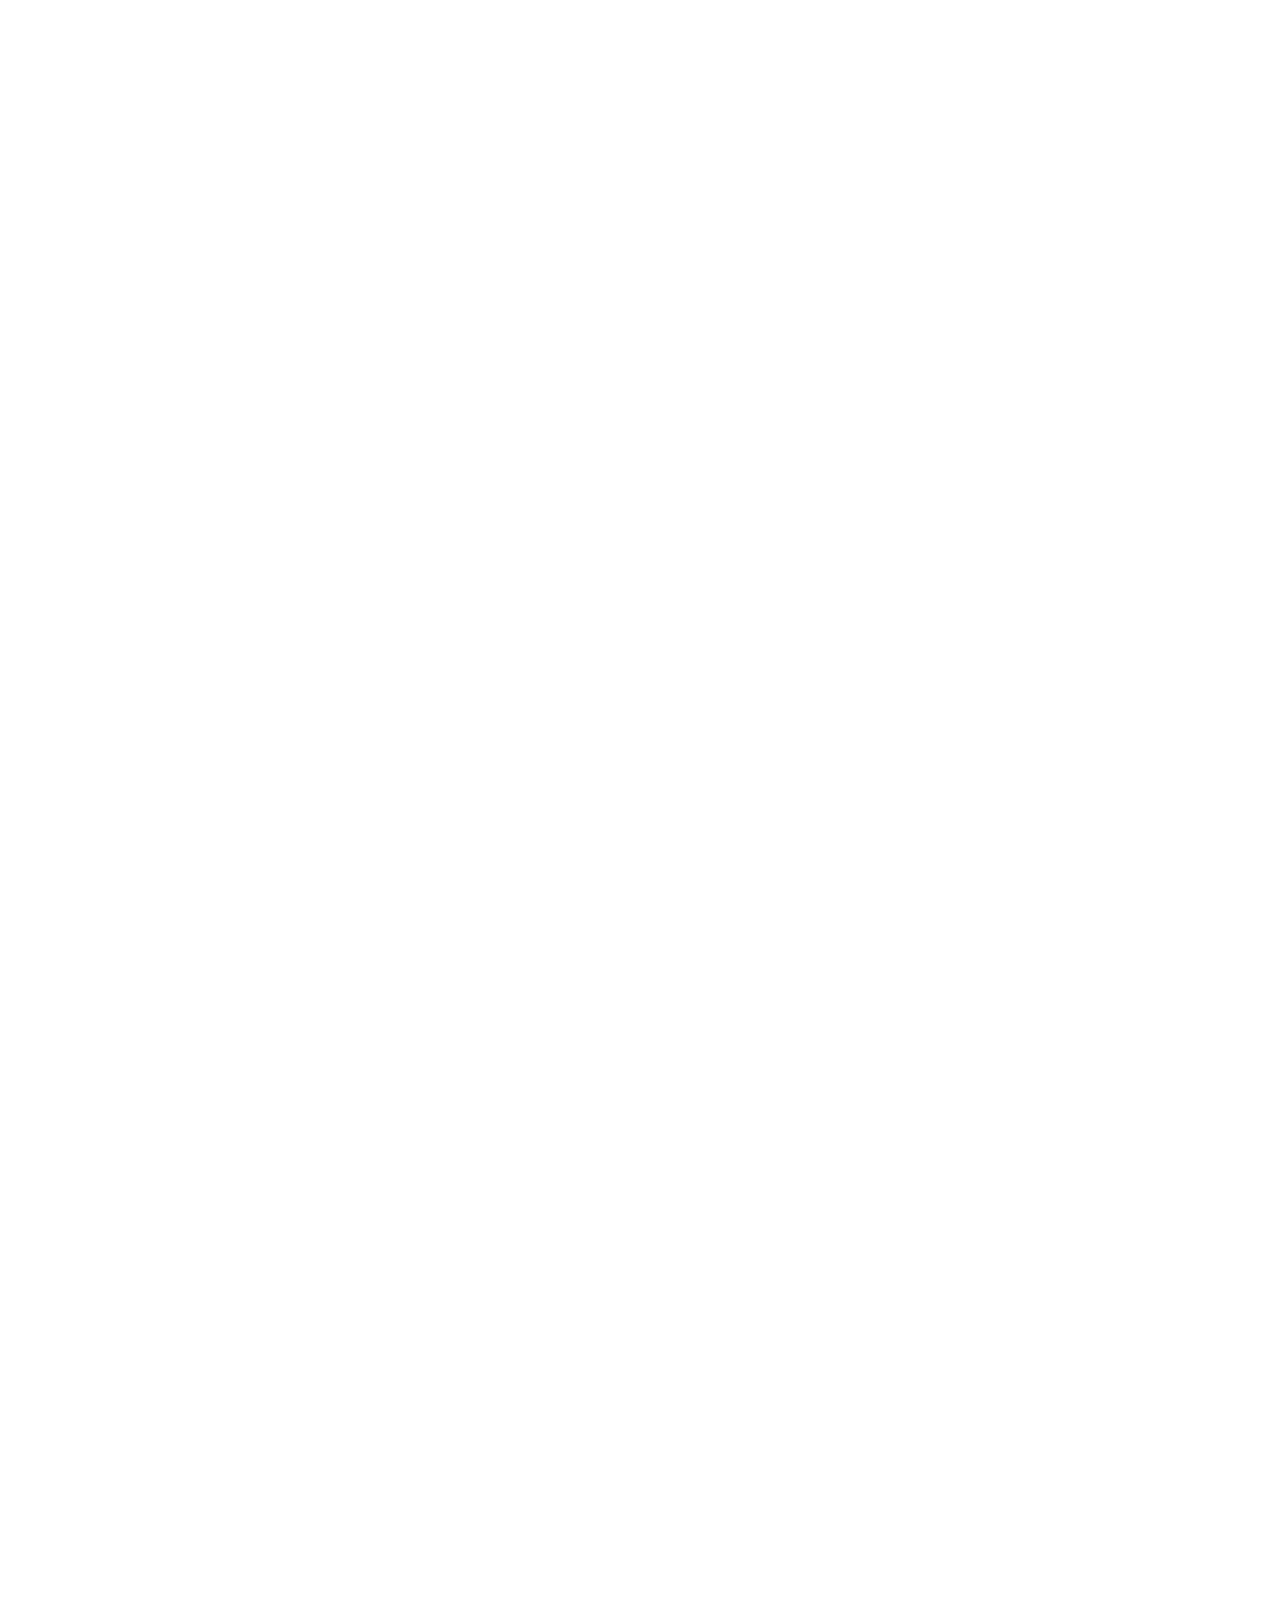
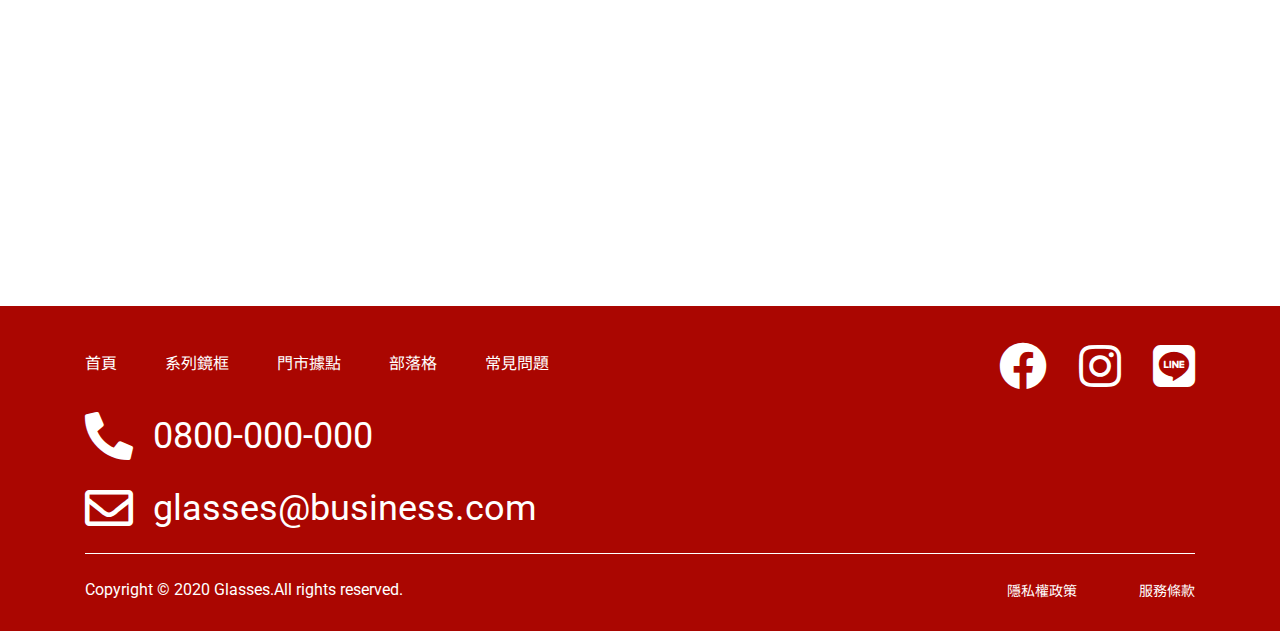
<file: htdocs/blog/example01/index.html>
<!DOCTYPE html>
<html lang="zh-TW">
  <head>
    <meta charset="utf-8">
    <link rel="canonical" href="https://overactive1988.github.io/HexSchool_webslicinglesson2020/week03/blog/example01">
    <meta content="IE=edge,chrome=1" http-equiv="X-UA-Compatible">
    <meta name="viewport" content="width=device-width">
    <title>第七週 - 滾動視差網站 Blog example01 | leolee</title>
    <meta name="keywords" content="">
    <meta name="description" content="Blog example01">
    <meta name="robots" content="index,follow">
    <meta name="format-detection" content="telephone=no">
    <link rel="shortcut icon" href="../../favicon.ico"><link href="https://fonts.googleapis.com/css2?family=Noto+Sans&family=Noto+Sans+TC:wght@400;500;700&family=Roboto:ital,wght@0,400;0,500;0,700;1,900&display=swap" rel="stylesheet">
    <!--font awesome-->
    <link rel="stylesheet" href="https://cdnjs.cloudflare.com/ajax/libs/font-awesome/5.14.0/css/all.min.css">
    <link rel="stylesheet" href="../../assets/css/common.min.css">
  </head>
  <body>
    <header class="header bg-primary">
      <div class="logo"><a href="../../"><img src="../../assets/images/logo.png" alt="logo"></a></div>
      <nav class="header__menu">
        <ul class="header__link">
          <li><a href="../../product-sunglasses">系列鏡框</a></li>
          <li><a href="../../location">門市據點</a></li>
          <li><a href="../../blog">部落格</a></li>
          <li><a href="../../faq">常見問題</a></li>
        </ul>
      </nav>
    </header>
    <main class="blog">
      <div class="blog__header">
        <nav class="container">
          <h1 class="blog__title">部落格主頁</h1>
          <ul class="blog__nav">
            <li><a href="#">最新消息</a></li>
            <li><a href="#">特別企劃</a></li>
            <li><a href="#">新品上市</a></li>
            <li><a href="#">鏡框小知識</a></li>
          </ul>
          <div class="blog__search">
            <input type="text">
            <button><span><img src="../../assets/images/blog/icon-search.svg" alt=""></span></button>
          </div>
        </nav>
      </div>
      <div class="breadcrumb">
        <div class="container">
          <div class="breadcrumb_inner">
            <ul>
              <li><a href="../../"><span>首頁</span></a></li>
              <li><a href="../"><span>部落格</span></a></li>
              <li><a href="#"><span>特別企劃</span></a></li>
              <li class="current"><span>情人特別企劃</span></li>
            </ul>
          </div>
        </div>
      </div>
      <div class="blog--contents">
        <div class="container">
          <div class="blog--contents__wrap">
            <section class="contents__main" data-aos="fade-left">
              <div class="contents__head">
                <ul class="tags__item u-en" data-aos="fade-left" data-aos-delay="200">
                  <li><a href="#">#special</a></li>
                  <li><a href="#">#event</a></li>
                </ul>
                <div class="blog__card__title" data-aos="fade-left" data-aos-delay="400">
                  <h2>情人特別企劃<span class="u-en">2020 Valentine’s Special<br> 
                      <time>2020/02/14</time></span></h2>
                </div>
              </div>
              <div class="contents__body" data-aos="fade-left" data-aos-delay="600"><img src="../../assets/images/blog/contents01.png" alt="" data-aos="fade-left">
                <p data-aos="fade-left" data-aos-offset="300">一年一度西洋情人節即將到來，<br>我們推出最強「情人節企劃」，<br>為這個甜蜜的節日加溫。<br>本次拍攝的鏡框款式與 NEEDS CLASSIC 聯名設計款，偶爾跟另一半來個低調情侶單品， 結合彼此喜好、找出合適框型款式，<br>在這個春夏<br>輕鬆搭出屬於你們的甜蜜默契！</p><img src="../../assets/images/blog/contents02.png" alt="" data-aos="fade-left" data-aos-offset="300">
                <p data-aos="fade-left" data-aos-offset="300">一年一度西洋情人節即將到來，我們推出最強「情人節企劃」，為這個甜蜜的節日加溫。 本次拍攝的鏡框款式與 NEEDS CLASSIC 聯名設計款，偶爾跟另一半來個低調情侶單品， 結合彼此喜好、找出合適框型款式，在這個春夏輕鬆搭出屬於你們的甜蜜默契！</p><img src="../../assets/images/blog/contents03.png" alt="" data-aos="fade-left" data-aos-offset="300">
                <p data-aos="fade-left" data-aos-offset="300">一年一度西洋情人節即將到來，我們推出最強「情人節企劃」，為這個甜蜜的節日加溫。 本次拍攝的鏡框款式與 NEEDS CLASSIC 聯名設計款，偶爾跟另一半來個低調情侶單品， 結合彼此喜好、找出合適框型款式，在這個春夏輕鬆搭出屬於你們的甜蜜默契！</p><img src="../../assets/images/blog/contents04.jpg" alt="" data-aos="fade-left" data-aos-offset="300">
                <p data-aos="fade-left" data-aos-offset="300">2/14(五)-2/20(日)<br>至本店單筆消費滿2980元, 就送情人節限定眼鏡盒1個<br>期間優惠還有~~持他牌鏡框更換鏡片<br>薄型非球面鏡片折300元<br>濾藍光鏡片折500元<br><br>快快帶上另一半<br>讓彼此每一次睜開眼，都被愛的視線包圍!</p>
              </div>
              <div class="contents__footer" data-aos="fade-left" data-aos-offset="300">
                <div class="share">
                  <p class="u-en">Share<a href="#" targer="_blank"><i class="fab fa-facebook-square"></i></a><a href="#" targer="_blank"><i class="fab fa-instagram"></i></a></p>
                </div>
                <div class="contents__pagenation">
                  <ul>
                    <li><a href="#"><img class="u-prev" src="../../assets/images/blog/arrow-undo-outline.svg" alt=""><span>上一篇：街頭潮人訪問 1</span></a></li>
                    <li><a href="#"><img class="u-next" src="../../assets/images/blog/arrow-redo-outline.svg" alt=""><span>下一篇：街頭潮人訪問 2</span></a></li>
                  </ul>
                </div>
              </div>
            </section>
            <aside class="tags u-en" data-aos="fade-left" data-aos-delay="1000">
              <div class="tags__title"><img src="../../assets/images/blog/icon-tag.svg" alt="">
                <p>TAGS</p>
              </div>
              <ul class="tags__item">
                <li><a href="#">#special</a></li>
                <li><a href="#">#sale</a></li>
                <li><a href="#">#new_item</a></li>
                <li><a href="#">#interview</a></li>
                <li><a href="#">#trivia</a></li>
                <li><a href="#">#news</a></li>
                <li><a href="#">#event</a></li>
              </ul>
            </aside>
          </div>
          <div class="contents__pagenation" data-aos="fade-left" data-aos-offset="300">
            <ul>
              <li><a href="#"><img class="u-prev" src="../../assets/images/blog/arrow-undo-outline.svg" alt=""><span>上一篇：街頭潮人訪問 1</span></a></li>
              <li><a href="#"><img class="u-next" src="../../assets/images/blog/arrow-redo-outline.svg" alt=""><span>下一篇：街頭潮人訪問 2</span></a></li>
            </ul>
          </div>
        </div>
      </div>
    </main>
    <footer class="bg-primary">
      <div class="container">
        <div class="footer__header">
          <nav>
            <ul class="footer__link">
              <li><a href="../../">首頁</a></li>
              <li><a href="../../product-sunglasses">系列鏡框</a></li>
              <li><a href="../../location">門市據點</a></li>
              <li><a href="../../blog">部落格</a></li>
              <li><a href="../../faq">常見問題</a></li>
            </ul>
          </nav>
          <ul class="footer__contact">
            <li><a class="u-en" href="tel:+886-800-000-000"><i class="fas fa-phone-alt"></i>0800-000-000</a></li>
            <li><a class="u-en" href="mailto:glasses@business.com"><i class="far fa-envelope"></i>glasses@business.com</a></li>
          </ul>
        </div>
        <ul class="footer__sns">
          <li><a href="https://www.facebook.com/" target="_blank"><i class="fab fa-facebook"></i></a></li>
          <li><a href="https://www.instagram.com/" target="_blank"><i class="fab fa-instagram"></i></a></li>
          <li><a href="https://line.me/" target="_blank"><i class="fab fa-line"></i></a></li>
        </ul>
        <div class="footer__others">
          <div class="copyright"><a class="footer__logo" href="../../"><img src="../../assets/images/logo.png" alt=""></a><small class="u-en">Copyright © 2020 Glasses.All rights reserved.</small></div>
          <ul class="policy">
            <li><a href="../../privacy">隱私權政策</a></li>
            <li><a href="../../terms">服務條款</a></li>
          </ul><a class="footer__logo" href="../../"><img src="../../assets/images/logo.png" alt=""></a>
        </div>
      </div>
    </footer>
    <link rel="stylesheet" href="https://unpkg.com/aos@next/dist/aos.css">
    <script src="https://unpkg.com/aos@next/dist/aos.js"></script>
    <script>AOS.init();</script>
  </body>
</html>
</file>
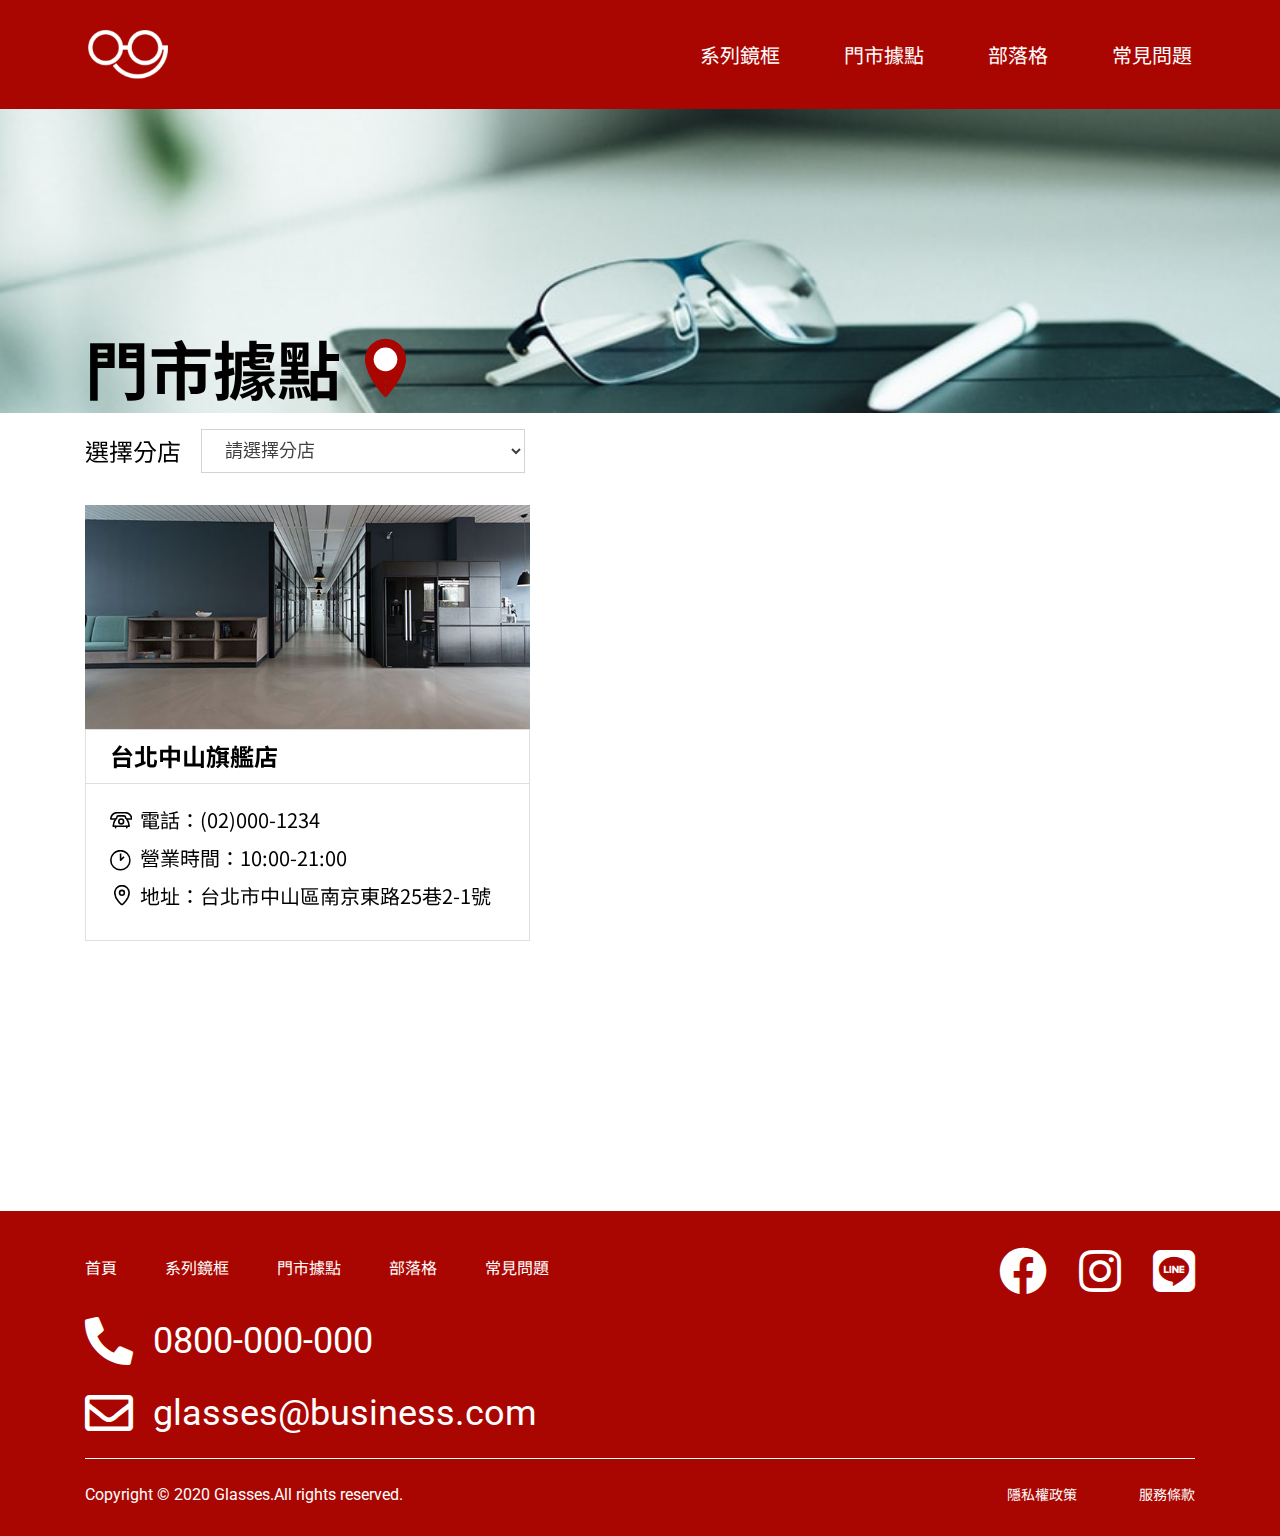
<file: htdocs/location/example01/index.html>
<!DOCTYPE html>
<html lang="zh-TW">
  <head>
    <meta charset="utf-8">
    <link rel="canonical" href="https://overactive1988.github.io/HexSchool_webslicinglesson2020/week03/location/example01">
    <meta content="IE=edge,chrome=1" http-equiv="X-UA-Compatible">
    <meta name="viewport" content="width=device-width">
    <title>第七週 - 滾動視差網站 Location example01 | leolee</title>
    <meta name="keywords" content="">
    <meta name="description" content="Location example01">
    <meta name="robots" content="index,follow">
    <meta name="format-detection" content="telephone=no">
    <link rel="shortcut icon" href="../../favicon.ico"><link href="https://fonts.googleapis.com/css2?family=Noto+Sans&family=Noto+Sans+TC:wght@400;500;700&family=Roboto:ital,wght@0,400;0,500;0,700;1,900&display=swap" rel="stylesheet">
    <!--font awesome-->
    <link rel="stylesheet" href="https://cdnjs.cloudflare.com/ajax/libs/font-awesome/5.14.0/css/all.min.css">
    <link rel="stylesheet" href="../../assets/css/common.min.css">
  </head>
  <body>
    <header class="header bg-primary">
      <div class="logo"><a href="../../"><img src="../../assets/images/logo.png" alt="logo"></a></div>
      <nav class="header__menu">
        <ul class="header__link">
          <li><a href="../../product-sunglasses">系列鏡框</a></li>
          <li><a href="../../location">門市據點</a></li>
          <li><a href="../../blog">部落格</a></li>
          <li><a href="../../faq">常見問題</a></li>
        </ul>
      </nav>
    </header>
    <main class="location">
      <div class="topbanner__mv">
        <div class="container">
          <div class="topbanner__title" data-aos="fade-in">
            <h1>門市據點<img src="../../assets/images/location/icon-location.svg" alt=""></h1>
          </div>
        </div>
      </div>
      <div class="container">
        <div class="location__select" data-aos="fade-left" data-aos-delay="200"><span>選擇分店</span>
          <select id="branch" name="branch">
            <option value="" disabled selected>請選擇分店</option>
            <option value="台北中山旗艦店">台北中山旗艦店</option>
            <option value="台北館前店">台北館前店</option>
            <option value="台北信義店">台北信義店</option>
            <option value="台北文山店">台北文山店</option>
          </select>
        </div>
      </div>
      <section class="location__branch" id="taipei--shop01">
        <div class="container">
          <div class="location__branch__wrap">
            <div class="location__main__item" data-aos="fade-left" data-aos-delay="400"><span class="location__img locate01"></span>
              <div class="location__card">
                <h2>台北中山旗艦店</h2>
                <div class="card__detail">
                  <p class="tel--icon">電話：(02)000-1234</p>
                  <p class="time--icon">營業時間：10:00-21:00</p>
                  <p class="nav--icon">地址：台北市中山區南京東路25巷2-1號</p>
                </div>
              </div>
            </div>
            <div class="location__map" data-aos="fade-left" data-aos-delay="600">
              <iframe src="https://www.google.com/maps/embed?pb=!1m18!1m12!1m3!1d3614.465378238844!2d121.53571001537902!3d25.05221114371426!2m3!1f0!2f0!3f0!3m2!1i1024!2i768!4f13.1!3m3!1m2!1s0x3442abdf93d4d97b%3A0xa1e26471ae5697b8!2zMTA0OTHlj7DngaPlj7DljJfluILkuK3lsbHljYDljZfkuqzmnbHot6_kuInmrrUyNeiZnw!5e0!3m2!1szh-TW!2sjp!4v1604850598074!5m2!1szh-TW!2sjp" width="100%" height="100%" frameborder="0" style="border:0;" allowfullscreen="" aria-hidden="false" tabindex="0">
              </iframe>
            </div>
          </div>
        </div>
      </section>
    </main>
    <footer class="bg-primary">
      <div class="container">
        <div class="footer__header">
          <nav>
            <ul class="footer__link">
              <li><a href="../../">首頁</a></li>
              <li><a href="../../product-sunglasses">系列鏡框</a></li>
              <li><a href="../../location">門市據點</a></li>
              <li><a href="../../blog">部落格</a></li>
              <li><a href="../../faq">常見問題</a></li>
            </ul>
          </nav>
          <ul class="footer__contact">
            <li><a class="u-en" href="tel:+886-800-000-000"><i class="fas fa-phone-alt"></i>0800-000-000</a></li>
            <li><a class="u-en" href="mailto:glasses@business.com"><i class="far fa-envelope"></i>glasses@business.com</a></li>
          </ul>
        </div>
        <ul class="footer__sns">
          <li><a href="https://www.facebook.com/" target="_blank"><i class="fab fa-facebook"></i></a></li>
          <li><a href="https://www.instagram.com/" target="_blank"><i class="fab fa-instagram"></i></a></li>
          <li><a href="https://line.me/" target="_blank"><i class="fab fa-line"></i></a></li>
        </ul>
        <div class="footer__others">
          <div class="copyright"><a class="footer__logo" href="../../"><img src="../../assets/images/logo.png" alt=""></a><small class="u-en">Copyright © 2020 Glasses.All rights reserved.</small></div>
          <ul class="policy">
            <li><a href="../../privacy">隱私權政策</a></li>
            <li><a href="../../terms">服務條款</a></li>
          </ul><a class="footer__logo" href="../../"><img src="../../assets/images/logo.png" alt=""></a>
        </div>
      </div>
    </footer>
    <link rel="stylesheet" href="https://unpkg.com/aos@next/dist/aos.css">
    <script src="https://unpkg.com/aos@next/dist/aos.js"></script>
    <script>AOS.init();</script>
  </body>
</html>
</file>
<file: htdocs/assets/css/common.min.css>
@charset "utf-8";abbr,address,article,aside,audio,b,blockquote,body,canvas,caption,cite,code,dd,del,details,dfn,div,dl,dt,em,fieldset,figcaption,figure,footer,form,h1,h2,h3,h4,h5,h6,header,hgroup,html,i,iframe,img,ins,kbd,label,legend,li,mark,menu,nav,object,ol,p,pre,q,samp,section,small,span,strong,sub,summary,sup,table,tbody,td,tfoot,th,thead,time,tr,ul,var,video{margin:0;padding:0;font-size:100%;vertical-align:baseline;list-style:none;background:transparent;border:0;outline:0}body{line-height:1}article,aside,details,figcaption,figure,footer,header,hgroup,menu,nav,section{display:block}nav ul{list-style:none}blockquote,q{quotes:none}blockquote:after,blockquote:before,q:after,q:before{content:"";content:none}a{margin:0;padding:0;font-size:100%;vertical-align:baseline;background:transparent}ins{text-decoration:none}ins,mark{color:#000;background-color:#ff9}mark{font-weight:700;font-style:italic}del{text-decoration:line-through}abbr[title],dfn[title]{border-bottom:1px dotted;cursor:help}table{border-collapse:collapse;border-spacing:0}hr{display:block;height:1px;margin:1em 0;padding:0;border:0;border-top:1px solid #ccc}input,select{vertical-align:middle}.u-spn{display:block}.u-spb{display:none}.u-tc{font-family:Noto Sans TC,-apple-system,BlinkMacSystemFont,Segoe UI,Microsoft JhengHei,Roboto,Helvetica Neue,Arial,sans-serif}.u-en{font-family:Roboto,sans-serif}.u-next{-webkit-box-ordinal-group:3;-webkit-order:2;-ms-flex-order:2;order:2}html{font-size:10px}*,:after,:before{-webkit-box-sizing:border-box;box-sizing:border-box}body{font-family:Noto Sans TC,-apple-system,BlinkMacSystemFont,Segoe UI,Microsoft JhengHei,Roboto,Helvetica Neue,Arial,sans-serif;line-height:1.5}h1,h2,h3,h4,h5,h6{line-height:1.2}img{display:block;max-width:100%;height:auto}a{color:#fff;text-decoration:none;opacity:1;-webkit-transition:opacity .3s;-o-transition:opacity .3s;transition:opacity .3s}a:hover{opacity:.8}.container{max-width:1150px;margin:0 auto;padding:0 2rem;overflow:hidden}.bg-primary{background:#aa0601}.bg-secondary{background:rgba(170,6,1,.05098)}.bg-bk{background:#000}.main__color{color:#650300}.white__color{color:#fff}.black__color{color:#000}.fab.fa-facebook,.fab.fa-instagram,.fab.fa-line,.far.fa-facebook,.far.fa-instagram,.far.fa-line,.fas.fa-facebook,.fas.fa-instagram,.fas.fa-line{font-size:4.8rem}.fab.fa-envelope,.fab.fa-phone-alt,.far.fa-envelope,.far.fa-phone-alt,.fas.fa-envelope,.fas.fa-phone-alt{margin-right:2rem;font-size:4.8rem}.header{-webkit-box-align:center;-webkit-align-items:center;-ms-flex-align:center;align-items:center;padding:3rem 8.8rem}.header,.header__link{display:-webkit-box;display:-webkit-flex;display:-ms-flexbox;display:flex;-webkit-box-pack:justify;-webkit-justify-content:space-between;-ms-flex-pack:justify;justify-content:space-between}.header__link li{padding-right:6.4rem}.header__link li a{color:#fff;font-weight:400;font-size:2rem;line-height:1.4;text-decoration:none}.header__link li:last-child{padding-right:0}.footer__header{display:inline-block;width:calc(100% - 208px);padding-top:4.4rem}.footer__link{display:-webkit-box;display:-webkit-flex;display:-ms-flexbox;display:flex;-webkit-box-align:center;-webkit-align-items:center;-ms-flex-align:center;align-items:center;padding-bottom:3.5rem}.footer__link li{padding-right:4.8rem}.footer__link li:last-child{padding-right:0}.footer__link a{font-size:1.6rem}.footer__contact li{padding-bottom:1.6rem;font-size:3.6rem;line-height:1.5}.footer__contact a{-webkit-box-align:center;-webkit-align-items:center;-ms-flex-align:center;align-items:center}.footer__contact a,.footer__sns{display:-webkit-inline-box;display:-webkit-inline-flex;display:-ms-inline-flexbox;display:inline-flex}.footer__sns{float:right;max-width:208px;padding-top:3.6rem}.footer__sns li{padding-right:3.2rem}.footer__sns li:last-child{padding-right:0}.footer__others{position:relative;-webkit-box-pack:justify;-webkit-justify-content:space-between;-ms-flex-pack:justify;justify-content:space-between;padding-top:2.4rem;padding-bottom:2.9rem;border-top:1px solid #fff}.copyright,.footer__others{display:-webkit-box;display:-webkit-flex;display:-ms-flexbox;display:flex;-webkit-box-align:center;-webkit-align-items:center;-ms-flex-align:center;align-items:center}.copyright{color:#fff;font-size:1.6rem}.copyright a{padding-right:3.8rem}.policy{display:-webkit-box;display:-webkit-flex;display:-ms-flexbox;display:flex}.policy li{padding-right:6.2rem;font-size:1.4rem}.policy li:last-child{padding-right:0}.footer__logo{display:none}.mv{height:840px;background:url(../images/top/banner.png) no-repeat;background-size:cover}.mv__wrap{display:-webkit-box;display:-webkit-flex;display:-ms-flexbox;display:flex;-webkit-box-align:center;-webkit-align-items:center;-ms-flex-align:center;align-items:center;-webkit-box-pack:end;-webkit-justify-content:flex-end;-ms-flex-pack:end;justify-content:flex-end;height:100%}.mv__title{color:#650300;font-size:6.4rem;line-height:1.4;text-align:right}.mv__title span{display:block;font-size:3.6rem}.top__section__title{padding-bottom:6rem;font-size:4.8rem;line-height:1.4;text-align:center}.top__section{padding:6.4rem 0 8rem}.profession__list{-webkit-box-align:baseline;-webkit-align-items:baseline;-ms-flex-align:baseline;align-items:baseline}.profession__item,.profession__list{display:-webkit-box;display:-webkit-flex;display:-ms-flexbox;display:flex}.profession__item{-webkit-box-orient:vertical;-webkit-box-direction:normal;-webkit-flex-direction:column;-ms-flex-direction:column;flex-direction:column;-webkit-box-align:center;-webkit-align-items:center;-ms-flex-align:center;align-items:center;width:25%;padding-right:7.6rem}.profession__item:last-child{padding-right:0}.profession__item h3{padding-top:4rem;color:#650300;font-weight:700;font-size:2.4rem;line-height:1.375}.profession__item p{padding-top:.4rem;font-size:1.6em}.classic__item{padding-bottom:3.2rem}.classic__item a{width:100%}.classic__item a,.classic__item h3{display:-webkit-box;display:-webkit-flex;display:-ms-flexbox;display:flex}.classic__item h3{-webkit-box-align:center;-webkit-align-items:center;-ms-flex-align:center;align-items:center;width:50%;padding-left:3rem;color:#aa0601;font-weight:900;font-size:4.8rem;font-style:italic;text-transform:uppercase}.classic__item h3 svg{margin-right:.8rem}.classic__item:nth-child(2n) a{-webkit-box-orient:horizontal;-webkit-box-direction:reverse;-webkit-flex-direction:row-reverse;-ms-flex-direction:row-reverse;flex-direction:row-reverse}.classic__item:nth-child(2n) a h3{-webkit-box-pack:end;-webkit-justify-content:flex-end;-ms-flex-pack:end;justify-content:flex-end;padding-right:3rem;padding-left:0}.classic__item:last-child{padding-bottom:0}.classic__item{display:-webkit-box;display:-webkit-flex;display:-ms-flexbox;display:flex}.classic__img{width:50%}.top .svg__diamond .a,.top .svg__sun .a,.top .svg__thunder .a{fill:#aa0601}.top .svg__sun .a{stroke:#aa0601;stroke-width:2px}.top .svg__thunder .a{fill-rule:evenodd}.co-branding{height:743px;background:url(../images/top/bg.png) 50% no-repeat;background-size:cover}.co-branding__list{display:-webkit-box;display:-webkit-flex;display:-ms-flexbox;display:flex}.co-branding__item{width:100%;margin-right:3rem;background-color:#fff}.co-branding__item a{position:relative;display:-webkit-box;display:-webkit-flex;display:-ms-flexbox;display:flex;-webkit-box-align:center;-webkit-align-items:center;-ms-flex-align:center;align-items:center;-webkit-box-pack:center;-webkit-justify-content:center;-ms-flex-pack:center;justify-content:center;height:472px}.co-branding__item h3{z-index:1;color:#aa0601;font-size:7.2rem}.co-branding__item:last-child{margin-right:0}.co-branding--img01{background:url(../images/top/co-branding01.png);background-repeat:no-repeat;background-position:50%;background-size:cover;-webkit-transition:all .5s ease 0s;-o-transition:all .5s ease 0s;transition:all .5s ease 0s}.co-branding--img01,.co-branding--img02{position:absolute;top:0;right:0;bottom:0;left:0;overflow:hidden;opacity:.5}.co-branding--img02{background:url(../images/top/co-branding02.png);background-repeat:no-repeat;background-position:50%;background-size:cover}.recommend__list{display:-webkit-box;display:-webkit-flex;display:-ms-flexbox;display:flex;margin:0 -1.5rem}.recommend__item{width:25%;padding:0 1.5rem}.recommend__item img{width:100%}.recommend__card{padding:1.4rem 1.6rem;color:#000;border:1px solid #dee2e6;border-top:none}.recommend__name{padding-bottom:.7rem;font-weight:500;font-size:1.4rem}.recommend__description{padding-bottom:1rem;font-size:1.6rem}.recommend__posttime{color:#707070;font-size:1.4rem}.contact__container{max-width:770px;margin:0 auto;padding:0 2rem;padding-bottom:2.4rem}.contact__subtitle{padding-bottom:2rem;font-size:2rem}.contact__form{font-size:1.6rem;line-height:1}.contact__form li{padding-bottom:1.6rem}.contact__form label{display:block;padding-bottom:.4rem;line-height:1.5}.contact__form input,.contact__form textarea{width:100%;padding:1.4rem 1.6rem;color:#000;font-size:1.6rem;background:transparent;border:1px solid #000;outline-color:#aa0601}.contact__form textarea{min-height:136px;resize:none}.contact__form input#checkbox{display:inline-block;width:auto;margin:0 4px 4px 0}.contact__form span{display:inline-block;width:94%;vertical-align:top}.contact__form input[type=submit]{display:block;max-width:35rem;margin:5.8rem auto 0;padding:1.6rem 0;color:#fff;font-weight:500;background:#aa0601;border:none;cursor:pointer;-ms-touch-action:manipulation;touch-action:manipulation}.contact__form input[type=submit]:hover{opacity:.8;-webkit-transition:opacity .3s;-o-transition:.3s opacity;transition:opacity .3s}.product{overflow:hidden}.product .svg__diamond .a,.product .svg__sun .a,.product .svg__thunder .a{fill:#000}.product .svg__sun .a{stroke:#000;stroke-width:2px}.product .svg__thunder .a{fill-rule:evenodd}.product__header{display:-webkit-box;display:-webkit-flex;display:-ms-flexbox;display:flex;max-width:1384px;margin:0 auto;text-transform:uppercase}.product__header li{position:relative;width:33.333%;border-right:1px solid #dcdcdc;border-left:1px solid #dcdcdc}.product__header a{display:block;padding:2.4rem 0;color:#000;font-weight:500;font-size:4.2rem;line-height:1.32;text-transform:uppercase}.product__header a:hover:after{width:100%}.product__header a:after{position:absolute;bottom:0;left:0;width:0;border-bottom:1.6rem solid #aa0601;-webkit-transition:width .3s;-o-transition:.3s width;transition:width .3s;content:""}.product__header a.active:after{width:100%}.product__header p{display:-webkit-box;display:-webkit-flex;display:-ms-flexbox;display:flex;-webkit-box-align:center;-webkit-align-items:center;-ms-flex-align:center;align-items:center;-webkit-box-pack:center;-webkit-justify-content:center;-ms-flex-pack:center;justify-content:center}.product__header p svg{margin-right:.8rem}.product__mv{display:-webkit-box;display:-webkit-flex;display:-ms-flexbox;display:flex}.product__mv li{width:50%;height:309px;margin-right:3rem}.product__mv li:last-child{margin-right:0}.product__section{padding-top:8.8rem;padding-bottom:15.6rem}.product__section__title{padding-bottom:4rem;font-weight:500;font-size:4.2rem;line-height:1.5;text-align:center}.product__section__title span{display:block;font-weight:400;font-size:3.2rem}.product__item{padding:0 1.5rem 10rem}.product__item a{color:#000}.product__item img{width:100%}.color{display:-webkit-box;display:-webkit-flex;display:-ms-flexbox;display:flex;margin:-.4rem}.color li{margin:.4rem;padding:1.2rem;border-radius:4px}.product__detail{display:-webkit-box;display:-webkit-flex;display:-ms-flexbox;display:flex;-webkit-box-pack:justify;-webkit-justify-content:space-between;-ms-flex-pack:justify;justify-content:space-between;text-transform:uppercase}.product__detail h2{display:inline-block;font-weight:400;font-size:2.4rem;line-height:1.5}.product__detail span{color:#aa0601;font-weight:500;font-size:2.4rem}.type01{background:#5f3e2d}.type02{background:#b75929}.pagenation{max-width:368px;margin:0 auto;font-size:1.8rem}.pagenation,.pagenation li{display:-webkit-box;display:-webkit-flex;display:-ms-flexbox;display:flex}.pagenation li{-webkit-box-flex:1;-webkit-flex:1 1 100%;-ms-flex:1 1 100%;flex:1 1 100%;-webkit-box-align:center;-webkit-align-items:center;-ms-flex-align:center;align-items:center;-webkit-box-pack:center;-webkit-justify-content:center;-ms-flex-pack:center;justify-content:center;border-top:1px solid #555;border-bottom:1px solid #555;border-left:1px solid #555}.pagenation li:last-child{border-right:1px solid #555}.pagenation a,.pagenation span{display:block;width:100%;padding:1rem 0;color:#000;text-align:center}.pagenation .selected{background:#000}.pagenation .selected span{color:#fff}.pagenation .next,.pagenation .prev{-webkit-flex-shrink:0.9;-ms-flex-negative:0.9;flex-shrink:0.9;font-size:1.9rem}.pagenation .next{background-color:#f2f2f2}.optical_bnr01{background:url(../images/product-optical/optical_bnr01.jpg) no-repeat;background-position:100% 60%;background-size:cover}.optical_bnr02{background:url(../images/product-optical/optical_bnr02.jpg) 50% no-repeat;background-position:100% 35%;background-size:cover}.optical__list{display:-webkit-box;display:-webkit-flex;display:-ms-flexbox;display:flex;-webkit-flex-wrap:wrap;-ms-flex-wrap:wrap;flex-wrap:wrap;margin:0 -1.5rem}.optical__item{width:25%}.sun_bnr01{background:url(../images/product-sunglasses/sun_bnr01.jpg) no-repeat;background-position:50% 51%;background-size:cover}.sun_bnr02{background:url(../images/product-sunglasses/sun_bnr02.jpg) 50% no-repeat;background-position:100% 25%;background-size:cover}.sun__list{display:-webkit-box;display:-webkit-flex;display:-ms-flexbox;display:flex;-webkit-flex-flow:wrap;-ms-flex-flow:wrap;flex-flow:wrap;margin:0 -1.5rem}.sun__item{width:33.333%}.sun__item .product__detail{display:block;padding-bottom:1rem}.sun__item .product__detail h2{display:block}.topbanner__mv{position:relative;height:304px;background:url(../images/location/bg.png) no-repeat;background-position:50% 50%;background-size:cover}.topbanner__title{position:absolute;bottom:0}.topbanner__title h1{display:-webkit-box;display:-webkit-flex;display:-ms-flexbox;display:flex;font-size:6.4rem;line-height:1.4}.topbanner__title img{margin-left:2.4rem}.location__select{display:-webkit-box;display:-webkit-flex;display:-ms-flexbox;display:flex;-webkit-box-align:center;-webkit-align-items:center;-ms-flex-align:center;align-items:center;padding:1.6rem 0 3.2rem}.location__select span{font-size:2.4rem}.location__select select{width:324px;margin-left:2rem;padding:1rem 1.9rem;color:rgba(0,0,0,.75);font-size:1.8rem;background:transparent;border:1px solid #ced4da}.location__branch,.location__main{padding-bottom:27rem}.location__main__list{display:-webkit-box;display:-webkit-flex;display:-ms-flexbox;display:flex;-webkit-flex-wrap:wrap;-ms-flex-wrap:wrap;flex-wrap:wrap;margin:0 -1.5rem}.location__main__item{width:33.333%;padding:0 1.5rem 3.2rem}.location__main__item img{width:100%}.location__card{border:1px solid rgba(0,0,0,.12549)}.location__card h2{padding:1.2rem 2.4rem;font-size:2.4rem}.card__detail{padding:2.1rem 2.4rem;font-size:2rem;border-top:1px solid rgba(0,0,0,.12549)}.card__detail p{position:relative;padding-bottom:.8rem;padding-left:3rem}.detail__btn{font-size:1.9rem;background:#000}.detail__btn a{display:block;padding:2rem 0;text-align:center}.tel--icon:before{background:url(../images/location/icon-phone-black.svg) no-repeat}.tel--icon:before,.time--icon:before{position:absolute;left:0;width:100%;height:100%;-webkit-transform:translate(-10%,8%) scale(.8);-ms-transform:translate(-10%,8%) scale(.8);transform:translate(-10%,8%) scale(.8);content:""}.time--icon:before{background:url(../images/location/icon-clock-black.svg) no-repeat}.nav--icon:before{position:absolute;left:0;display:inline-block;width:100%;height:100%;background:url(../images/location/icon-map.svg) no-repeat;-webkit-transform:translate(-9%) scale(.8);-ms-transform:translate(-9%) scale(.8);transform:translate(-9%) scale(.8);content:""}.location__branch__wrap{display:-webkit-box;display:-webkit-flex;display:-ms-flexbox;display:flex}.location__branch__wrap .location__main__item{width:41%;max-width:445px;padding:0}.location__map{width:59%;padding-left:3rem}.location__img{display:block;height:224px}.locate01{background:url(../images/location/locate01.jpg) no-repeat;background-position:50%;background-size:cover}.locate02{background:url(../images/location/locate02.jpg) no-repeat;background-position:50%;background-size:cover}.locate03{background:url(../images/location/locate03.jpg) no-repeat;background-position:50%;background-size:cover}.locate04{background:url(../images/location/locate04.jpg) no-repeat;background-position:50%;background-size:cover}.locate05{background:url(../images/location/locate05.jpg) no-repeat;background-position:50%;background-size:cover}.topbanner__title .qa--icon{width:58px}.faq__main{padding-top:8rem;padding-bottom:26.4rem}.faq__section__title{padding-bottom:3.6rem;font-size:3.2rem}.qa dl{padding-bottom:4rem}.qa dt{padding-bottom:1.6rem;font-weight:700;font-size:2rem}.qa dd{max-width:920px;margin:0 auto;font-size:1.6rem}.blog__title{display:none}.blog__header{padding:1.2rem 0 1.4rem;color:#fff;background:#650300}.blog__header nav{-webkit-box-align:center;-webkit-align-items:center;-ms-flex-align:center;align-items:center;-webkit-box-pack:justify;-webkit-justify-content:space-between;-ms-flex-pack:justify;justify-content:space-between}.blog__header nav,.blog__nav{display:-webkit-box;display:-webkit-flex;display:-ms-flexbox;display:flex}.blog__nav{font-size:2rem}.blog__nav li{padding-right:4.8rem}.blog__nav li:last-child{padding-right:0}.blog__search{display:-webkit-box;display:-webkit-flex;display:-ms-flexbox;display:flex}.blog__search:hover input{opacity:1}.blog__search input{opacity:0;-webkit-transition:opacity .3s;-o-transition:opacity .3s;transition:opacity .3s}.blog__search button{background:transparent;border:none;cursor:pointer}.blog__wrap{padding-top:8.2rem;padding-bottom:15.6rem}.blog__list{padding-bottom:4rem}.blog__item{padding-bottom:6rem}.blog__item a{display:-webkit-box;display:-webkit-flex;display:-ms-flexbox;display:flex;color:#000}.blog__img{-webkit-box-flex:1;-webkit-flex:1 1 55%;-ms-flex:1 1 55%;flex:1 1 55%;height:400px}.blog__img--01{background:url(../images/blog/blog01.png);background-repeat:no-repeat;background-position:50%;background-size:cover}.blog__img--02{background:url(../images/blog/blog02.png);background-repeat:no-repeat;background-position:50%;background-size:cover}.blog__img--03{background:url(../images/blog/blog03.png);background-repeat:no-repeat;background-position:50%;background-size:cover}.blog__img--04{background:url(../images/blog/blog04.png);background-repeat:no-repeat;background-position:50%;background-size:cover}.blog__img--05{background:url(../images/blog/blog05.png);background-repeat:no-repeat;background-position:50%;background-size:cover}.blog__card{position:relative;-webkit-box-flex:1;-webkit-flex:1 1 45%;-ms-flex:1 1 45%;flex:1 1 45%;padding-left:3rem}.blog__card__title{padding-bottom:2.4rem}.blog__card__title h2{color:#650300;font-size:3.2rem;line-height:1.4}.blog__card__title span{display:-webkit-box;display:-webkit-flex;display:-ms-flexbox;display:flex;-webkit-box-align:center;-webkit-align-items:center;-ms-flex-align:center;align-items:center;-webkit-box-pack:justify;-webkit-justify-content:space-between;-ms-flex-pack:justify;justify-content:space-between;color:#000;font-size:2rem}.blog__card__title time{font-size:1.6rem;opacity:.7}.blog__card__body{color:#555;font-size:2rem}.blog__card__body:after{position:absolute;right:0;bottom:0;color:#650300;font-weight:700;font-size:3.6rem;font-family:Roboto,sans-serif;text-transform:uppercase;content:"more"}.blog__card__body p{position:relative;-webkit-font-feature-settings:"palt";font-feature-settings:"palt"}.blog__card__body p:after{top:1.3em;right:0;width:1em;padding-left:.1em;line-height:1.3em;content:"……"}.breadcrumb_inner{padding-top:.8rem}.breadcrumb_inner ul{display:-webkit-inline-box;display:-webkit-inline-flex;display:-ms-inline-flexbox;display:inline-flex;font-size:1.6rem}.breadcrumb_inner li{position:relative;display:-webkit-box;display:-webkit-flex;display:-ms-flexbox;display:flex;-webkit-box-align:center;-webkit-align-items:center;-ms-flex-align:center;align-items:center}.breadcrumb_inner li:after{padding:0 1rem;font-weight:700;font-size:1.3rem;content:"/"}.breadcrumb_inner a{color:#000}.current{color:#aa0601}.current:after{display:none}.blog--contents__wrap{display:-webkit-box;display:-webkit-flex;display:-ms-flexbox;display:flex;padding-top:1.7rem}.contents__head h2{color:#000;font-size:4.8rem}.contents__head span{font-size:2.8rem}.contents__head .blog__card__title{padding-bottom:1.9rem}.contents__main{-webkit-box-flex:1;-webkit-flex:1 1 74.3%;-ms-flex:1 1 74.3%;flex:1 1 74.3%}.contents__body p{padding-top:2.4rem;padding-bottom:3.6rem;font-weight:700;font-size:2rem;opacity:.7}.tags{-webkit-box-flex:1;-webkit-flex:1 1 25.6%;-ms-flex:1 1 25.6%;flex:1 1 25.6%;padding-left:3rem}.tags__title{display:-webkit-box;display:-webkit-flex;display:-ms-flexbox;display:flex;-webkit-box-align:center;-webkit-align-items:center;-ms-flex-align:center;align-items:center;color:#aa0601;font-weight:700;font-size:2.8rem}.tags__title p{padding-left:.8rem}.tags__item{display:-webkit-box;display:-webkit-flex;display:-ms-flexbox;display:flex;-webkit-flex-wrap:wrap;-ms-flex-wrap:wrap;flex-wrap:wrap;font-weight:700}.tags__item li{padding-right:2.4rem}.tags__item a{position:relative;margin-bottom:1.8rem;color:#aa0601;font-size:2.4rem}.contents__footer .contents__pagenation{display:none}.share{padding-bottom:1.6rem;font-weight:700}.share,.share p{display:-webkit-box;display:-webkit-flex;display:-ms-flexbox;display:flex}.share p{font-size:2rem}.share i.fab{color:#000;font-size:2.4rem}.share a{display:-webkit-box;display:-webkit-flex;display:-ms-flexbox;display:flex;-webkit-box-align:center;-webkit-align-items:center;-ms-flex-align:center;align-items:center;margin-left:1.6rem}.contents__pagenation{width:74.4%;padding-top:2.4rem;padding-bottom:30.4rem;border-top:1px solid #707070}.contents__pagenation ul{-webkit-box-pack:justify;-webkit-justify-content:space-between;-ms-flex-pack:justify;justify-content:space-between}.contents__pagenation a,.contents__pagenation ul{display:-webkit-box;display:-webkit-flex;display:-ms-flexbox;display:flex}.contents__pagenation a{color:#000;font-size:1.9rem}.contents__pagenation span{padding:0 .8rem}@media only screen and (min-width:0px) and (max-width:767px){.u-spn{display:none}.u-spb{display:block}.u-next,.u-prev{width:16px}.u-next{-webkit-box-ordinal-group:1;-webkit-order:0;-ms-flex-order:0;order:0}.container{padding:0 1.5rem}.fab.fa-envelope,.fab.fa-phone-alt,.far.fa-envelope,.far.fa-phone-alt,.fas.fa-envelope,.fas.fa-phone-alt{margin-right:.4rem;font-size:2rem}.header{-webkit-box-orient:vertical;-webkit-box-direction:normal;-webkit-flex-direction:column;-ms-flex-direction:column;flex-direction:column;-webkit-box-pack:center;-webkit-justify-content:center;-ms-flex-pack:center;justify-content:center;padding:0}.logo{margin:0 auto;padding:1rem 0}.logo img{width:48px}.header__menu{width:100%}.header__link{-webkit-box-orient:horizontal;-webkit-box-direction:normal;-webkit-flex-direction:row;-ms-flex-direction:row;flex-direction:row;-webkit-flex-wrap:wrap;-ms-flex-wrap:wrap;flex-wrap:wrap;width:100%;text-align:center}.header__link li{width:50%;padding:0;border:1px solid #fff}.header__link li:nth-child(2n){border-right:none}.header__link li:nth-child(odd){border-left:none}.header__link li a{display:block;padding:.8rem 3.2rem}.footer__header{width:calc(100% - 120px);padding-bottom:2.4rem}.footer__link{display:none}.footer__contact li{padding-bottom:.8rem;font-size:1.6rem}.footer__contact li:last-child{padding-bottom:0}.footer__others{display:block;padding-top:1.8rem}.policy{display:block;padding-top:.8rem}.policy li:last-child{padding-bottom:0}.policy li{padding-right:0;padding-bottom:.8rem}.footer__logo{position:absolute;right:0;bottom:21px;display:block}.mv{height:394px}.mv__title{font-size:3.2rem}.mv__title span{font-size:1.6rem}.top__section__title{padding-bottom:2rem;font-size:2.4rem}.top__section{padding:3.2rem 0}.profession__list{-webkit-box-pack:center;-webkit-justify-content:center;-ms-flex-pack:center;justify-content:center}.profession__item{width:63%}.classic__item a{position:relative;-webkit-box-align:center;-webkit-align-items:center;-ms-flex-align:center;align-items:center}.classic__item a,.classic__item h3{-webkit-box-pack:center;-webkit-justify-content:center;-ms-flex-pack:center;justify-content:center}.classic__item h3{position:absolute;width:100%;padding-left:0;color:#fff}.classic__item:nth-child(2n) a h3{-webkit-box-pack:center;-webkit-justify-content:center;-ms-flex-pack:center;justify-content:center;padding-right:0}.classic__img{width:100%}.top .svg__diamond .a,.top .svg__sun .a,.top .svg__thunder .a{fill:#fff}.top .svg__sun .a{stroke:#fff;stroke-width:4px}.co-branding{height:auto}.co-branding__list{-webkit-flex-wrap:wrap;-ms-flex-wrap:wrap;flex-wrap:wrap}.co-branding__item{margin-right:0;margin-bottom:1.6rem}.co-branding__item:last-child{margin-bottom:0}.co-branding__item a{height:284px}.recommend__item{width:100%;padding-bottom:1.6rem}.recommend__item:last-child{padding-bottom:0}.contact__container{padding:0 1.5rem}.contact__form input[type=submit]{max-width:16.5rem}.product .svg__diamond .a,.product .svg__sun .a,.product .svg__thunder .a{fill:#000}.product .svg__sun .a{stroke:#000;stroke-width:4px}.product .svg__thunder{max-width:11px}.product__header a{padding:.8rem 0;font-size:1.4rem}.product__header a:after{border-bottom:.4rem solid #aa0601}.product__header p{-webkit-box-align:unset;-webkit-align-items:unset;-ms-flex-align:unset;align-items:unset}.product__header p svg{max-width:15px;max-height:15px;margin-right:.5rem}.product__mv li{height:144px}.product__section{padding-top:3rem;padding-bottom:5.6rem}.product__section__title{padding-bottom:2rem;font-size:2rem}.product__section__title span{font-size:1.6rem}.product__item{padding-bottom:3.2rem}.color{margin:-.2rem}.color li{margin:.2rem;padding:.8rem}.product__detail h2,.product__detail span{font-size:1.6rem}.pagenation{max-width:241px;font-size:1.1rem}.pagenation a,.pagenation span{padding:.8rem 0}.pagenation .next,.pagenation .prev{font-size:1.2rem}.optical__item,.sun__item{width:100%}.topbanner__mv{height:143px;background:url(../images/location/bg_sp.jpg) no-repeat;background-position:0 86%;background-size:cover}.topbanner__title h1{font-size:2.8rem}.topbanner__title img{width:17px;margin-left:.8rem}.location__select{padding:.8rem 0 2rem}.location__select span{width:77px;font-size:1.4rem}.location__select select{-webkit-box-flex:1;-webkit-flex:1 1 100%;-ms-flex:1 1 100%;flex:1 1 100%;margin-left:1.2rem;padding:.8rem 1.6rem;font-size:1.4rem}.location__branch,.location__main{padding-bottom:4rem}.location__main__item{width:100%;padding-bottom:1.6rem}.location__map{height:227px;padding-top:1.6rem}.topbanner__title .qa--icon{width:24px}.faq__main{padding-top:2.4rem;padding-bottom:3.6rem}.faq__section__title{padding-bottom:1.2rem;font-size:2rem}.qa dl{padding-bottom:2rem}.qa dt{font-size:1.6rem}.qa dd{font-size:1.4rem}.blog__header{display:none}.blog__wrap{padding-top:3.2rem;padding-bottom:5.6rem}.blog__list{padding-bottom:1.3rem}.blog__item{padding-bottom:2.6rem}.blog__item a{display:block}.blog__card{padding-top:.8rem;padding-left:0}.blog__card__title{padding-bottom:0}.blog__card__title h2{font-size:1.6rem}.blog__card__title span{font-size:1.4rem}.blog__card__body{display:none}.blog--contents__wrap{display:block;padding-top:.6rem;padding-bottom:5.6rem}.contents__head h2{color:#aa0601;font-size:2rem}.contents__head span{font-size:1.4rem}.tags{width:300px;padding-left:0}.tags .tags__item li{padding-right:.8rem}.tags .tags__item a{font-size:1.6rem}.tags__item li{padding-right:.4rem}.tags__item li:nth-child(3){-webkit-box-ordinal-group:4;-webkit-order:3;-ms-flex-order:3;order:3}.tags__item li:nth-child(4){-webkit-box-ordinal-group:5;-webkit-order:4;-ms-flex-order:4;order:4}.tags__item li:nth-child(5){-webkit-box-ordinal-group:2;-webkit-order:1;-ms-flex-order:1;order:1}.tags__item li:nth-child(6){-webkit-box-ordinal-group:1;-webkit-order:0;-ms-flex-order:0;order:0}.tags__item li:nth-child(7){-webkit-box-ordinal-group:3;-webkit-order:2;-ms-flex-order:2;order:2}.tags__item a{font-size:1.4rem}.contents__footer .contents__pagenation{display:block;padding-top:.8rem;padding-bottom:3.9rem}.contents__pagenation{display:none}.contents__pagenation ul{display:block}.contents__pagenation li{padding-bottom:.8rem}.contents__pagenation li:last-child{padding-bottom:0}.contents__pagenation a{font-size:1.4rem}}@media only screen and (min-width:768px) and (max-width:1024px){.u-next,.u-prev{width:20px}.container{padding:0 3.9rem}.fab.fa-envelope,.fab.fa-phone-alt,.far.fa-envelope,.far.fa-phone-alt,.fas.fa-envelope,.fas.fa-phone-alt{margin-right:1.5rem;font-size:2.8rem}.header{padding:3rem 3.9rem}.header__link li{padding-right:4rem}.footer__link{padding-bottom:2rem}.footer__link li{padding-right:4rem}.footer__contact li{padding-bottom:.8rem;font-size:2rem}.mv__title{font-size:4.8rem}.mv__title span{font-size:2rem}.top__section__title{padding-bottom:3.2rem;font-size:3.2rem}.top__section{padding:4rem 0}.profession{padding-bottom:8rem}.profession__list{-webkit-justify-content:space-around;-ms-flex-pack:distribute;justify-content:space-around}.profession__item{width:34%}.profession__item:first-child{padding-bottom:0}.classic__item:nth-child(2n) a,.classic__item a{-webkit-box-orient:horizontal;-webkit-box-direction:normal;-webkit-flex-direction:row;-ms-flex-direction:row;flex-direction:row}.classic__item:nth-child(2n) a h3{-webkit-box-pack:start;-webkit-justify-content:flex-start;-ms-flex-pack:start;justify-content:flex-start;padding-left:3rem}.co-branding{height:437px}.co-branding__item a{height:280px}.recommend__item{width:50%;padding-bottom:2.8rem}.recommend__item:nth-child(n+3){padding-bottom:0}.contact__container{max-width:528px;padding:0 3.9rem}.contact__form input[type=submit]{max-width:21rem}.product .svg__thunder{max-width:23px}.product__header a{padding:1.6rem 0;font-size:2.8rem}.product__header a:after{border-bottom:.8rem solid #aa0601}.product__header p svg{width:32px;max-height:32px}.product__section{padding-top:4rem;padding-bottom:10.4rem}.product__section__title{padding-bottom:3.2rem;font-size:3.2rem}.product__section__title span{font-size:2.4rem}.product__item{padding-bottom:7.2rem}.optical_bnr01{background-position:100% 68%}.optical__item{width:50%}.sun_bnr01{background-position:50% 68%}.sun_bnr02{background-position:100% 12%}.sun__item{width:50%}.topbanner__mv{background:url(../images/location/bg.jpg) no-repeat;background-position:2% 68%}.topbanner__title h1{font-size:4.8rem}.topbanner__title img{width:31px;margin-left:1.6rem}.location__select{padding:.8rem 0 2.4rem}.location__select span{font-size:1.6rem}.location__select select{padding:1.2rem 1.6rem;font-size:1.6rem}.location__branch,.location__main{padding-bottom:8.4rem}.location__main__item{width:50%;padding-bottom:2rem}.location__main__item img{-webkit-box-flex:1;-webkit-flex:1 1 100%;-ms-flex:1 1 100%;flex:1 1 100%;width:50%;max-height:164px}.location__branch__wrap .location__main__item{display:-webkit-box;display:-webkit-flex;display:-ms-flexbox;display:flex;-webkit-box-align:center;-webkit-align-items:center;-ms-flex-align:center;align-items:center}.location__branch__wrap .location__card{-webkit-box-flex:1;-webkit-flex:1 1 100%;-ms-flex:1 1 100%;flex:1 1 100%;width:100%;margin:.6rem 0 .6rem 3rem}.location__branch__wrap .location__img{width:50%}.topbanner__title .qa--icon{width:48px}.faq__main{padding-top:4rem;padding-bottom:6.4rem}.qa dd{max-width:630px;margin:0 0 0 auto}.blog__nav{font-size:1.6rem}.blog__nav li{padding-right:3.2rem}.blog__wrap{padding-top:4rem;padding-bottom:10.4rem}.blog__list{padding-bottom:7.2rem}.blog__item{padding-bottom:3.2rem}.blog__card{padding-right:.8rem}.blog__card__title{padding-bottom:1.6rem}.blog__card__title h2{font-size:2rem}.blog__card__title span{font-size:1.6rem}.blog__card__body{font-size:1.4rem}.blog__card__body:after{display:none}.blog__card__body p:after{color:#555;font-weight:700;font-size:1.4rem;text-transform:lowercase;background-color:#fff;content:"……more"}.blog--contents__wrap{padding-top:.8rem}.contents__head h2{font-size:3.2rem}.tags__item li{padding-right:1.6rem}.tags__item a{font-size:1.6rem}.contents__pagenation{padding-bottom:10.4rem}.contents__pagenation a{font-size:1.6rem}}@media only screen and (min-width:0px) and (max-width:1024px){.fab.fa-facebook,.fab.fa-instagram,.fab.fa-line,.far.fa-facebook,.far.fa-instagram,.far.fa-line,.fas.fa-facebook,.fas.fa-instagram,.fas.fa-line{font-size:2.4rem}.footer__header{padding-top:3.6rem}.footer__sns{max-width:120px}.footer__sns li{padding-right:2.4rem}.copyright a{display:none}.copyright small{font-size:1.4rem}.mv{background:url(../images/top/banner-sm.png) no-repeat;background-position:50%;background-size:cover}.profession__list{-webkit-flex-wrap:wrap;-ms-flex-wrap:wrap;flex-wrap:wrap}.profession__item{padding:0 0 4rem}.profession__item:nth-child(2){-webkit-box-ordinal-group:-1;-webkit-order:-2;-ms-flex-order:-2;order:-2}.profession__item:nth-child(3){-webkit-box-ordinal-group:0;-webkit-order:-1;-ms-flex-order:-1;order:-1}.profession__item:nth-child(4){padding-bottom:0}.profession__item h3{padding-top:1.6rem;font-size:2rem}.profession__item p{padding-top:.8rem}.classic__item{padding-bottom:.8rem}.classic__item h3{font-size:2.8rem}.classic__item h3 svg{width:32px}.top .svg__thunder{width:23px}.co-branding__item h3{font-size:3.2rem}.recommend__list{-webkit-flex-wrap:wrap;-ms-flex-wrap:wrap;flex-wrap:wrap}.contact__subtitle{font-size:1.6rem}.contact__form{font-size:1.4rem}.contact__form li{padding-bottom:.8rem}.contact__form label{padding-bottom:.2rem}.contact__form input,.contact__form textarea{padding:.8rem 1.2rem;font-size:1.4rem}.contact__form input[type=submit]{margin-top:2rem;padding:.8rem 0}.product__mv li{margin-right:0}.sun__item .product__detail{display:-webkit-box;display:-webkit-flex;display:-ms-flexbox;display:flex}.sun__item .product__detail h2{display:inline-block}.location__card h2{padding:.8rem 1.6rem;font-size:1.6rem}.card__detail{padding:1.7rem 1.6rem}.card__detail,.detail__btn{font-size:1.4rem}.detail__btn a{padding:1.6rem 0}.location__branch__wrap{display:block}.location__branch__wrap .location__main__item{width:100%;max-width:none}.location__map{width:100%;height:465px;padding-top:3.2rem;padding-left:0}.location__img{height:164px}.blog__img{-webkit-box-flex:1;-webkit-flex:1 1 45%;-ms-flex:1 1 45%;flex:1 1 45%;height:192px}.blog__card__title time,.breadcrumb_inner ul{font-size:1.4rem}.contents__body p{padding-top:1.6rem;padding-bottom:2.4rem;font-size:1.6rem}.tags__title{font-size:2rem}.tags__title img{width:24px}.share p{font-size:1.6rem}.share i.fab{font-size:2rem}.contents__pagenation{width:100%}}
</file>
